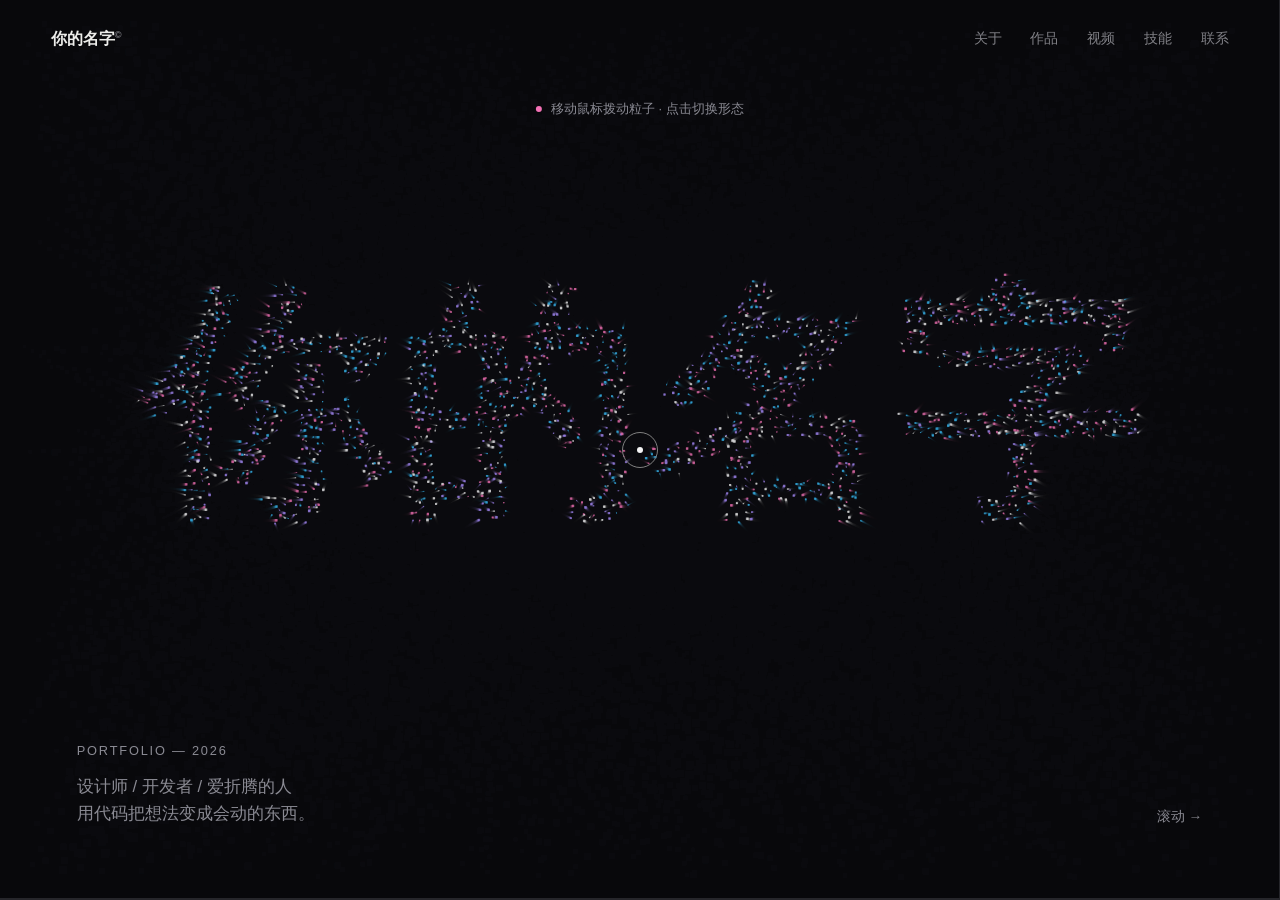
<file: index.html>
<!DOCTYPE html>
<html lang="zh-CN">
<head>
  <meta charset="UTF-8" />
  <meta name="viewport" content="width=device-width, initial-scale=1.0" />
  <title>你的名字 · Portfolio</title>
  <meta name="description" content="个人主页与作品集 · 动效版" />
  <link rel="stylesheet" href="style.css" />
</head>
<body>
  <!-- 自定义鼠标 -->
  <div class="cursor-dot" aria-hidden="true"></div>
  <div class="cursor-ring" aria-hidden="true"></div>

  <header class="nav">
    <a class="logo" href="#hero" data-goto>你的名字<sup>©</sup></a>
    <nav>
      <a href="#about" data-goto>关于</a>
      <a href="#works" data-goto>作品</a>
      <a href="#reel" data-goto>视频</a>
      <a href="#skills" data-goto>技能</a>
      <a href="#contact" data-goto>联系</a>
    </nav>
  </header>

  <div class="viewport">
    <main class="track">

      <!-- 1. 首屏：粒子 -->
      <section id="hero" class="panel hero">
        <canvas id="particles" aria-label="会随鼠标移动和点击变换形态的粒子动画"></canvas>
        <div class="hero-meta">
          <p class="eyebrow">Portfolio — 2026</p>
          <p class="tagline">设计师 / 开发者 / 爱折腾的人<br />用代码把想法变成会动的东西。</p>
        </div>
        <p class="hint"><span class="hint-dot"></span>移动鼠标拨动粒子 · 点击切换形态</p>
        <p class="scroll-hint">滚动 →</p>
      </section>

      <!-- 2. 关于 -->
      <section id="about" class="panel about">
        <p class="eyebrow">01 — 关于我</p>
        <h2 class="kinetic" data-text="把想法变成会动的东西"></h2>
        <p class="lead">
          在这里写一段自我介绍：你是谁、在做什么、对什么感兴趣。
          比如：我是一名热爱前端和动效设计的学生，喜欢做好看又好玩的交互，
          最近在用 AI 辅助编程（vibecoding）快速把点子变成产品。
        </p>
      </section>

      <!-- 3. 作品 -->
      <section id="works" class="panel works">
        <p class="eyebrow">02 — 作品集 <span class="muted">（悬停播放）</span></p>
        <div class="cards">
          <a class="card card-link" data-hover href="https://bjh-ai-app.cdn.bcebos.com/app_file/second_final/3077e070ccba2cd5981fe6abc1317f5c/index.html" target="_blank" rel="noopener">
            <div class="card-media"><img src="assets/works/huijing.jpg" alt="灰鲸号：灯塔与月光首演 游戏画面" loading="lazy" /></div>
            <div class="card-body"><h3>灰鲸号：灯塔与月光首演</h3><p>第一人称航海探索：在船上走动、瞭望、收集航海日志，跟着剧情点亮灯塔。</p><span class="tag">3D 探索 · 剧情</span><span class="open">去玩 ↗</span></div>
          </a>
          <a class="card card-link" data-hover href="https://bjh-ai-app.cdn.bcebos.com/app_file/second_final/43a68af08e98da9e9ae43eb43542eea4/index.html" target="_blank" rel="noopener">
            <div class="card-media"><img src="assets/works/xingji.jpg" alt="星际拾光 · 星区远征 游戏画面" loading="lazy" /></div>
            <div class="card-body"><h3>星际拾光 · 星区远征</h3><p>驾驶飞船穿越三个星区，冲刺破岩、连击拾星、选择升级，挑战无尽航行。</p><span class="tag">动作 · 街机</span><span class="open">去玩 ↗</span></div>
          </a>
          <a class="card card-link" data-hover href="merge-house/index.html" target="_blank" rel="noopener">
            <div class="card-media"><img src="assets/works/merge-house.jpg" alt="合成小屋 开始界面" loading="lazy" /></div>
            <div class="card-body"><h3>合成小屋</h3><p>拖动合成建材，从空地盖起 6 栋风格小屋，72 关步数挑战。</p><span class="tag">合成 · 休闲解谜</span><span class="open">去玩 ↗</span></div>
          </a>
        </div>
      </section>

      <!-- 4. 视频 -->
      <section id="reel" class="panel reel">
        <p class="eyebrow">03 — Showreel</p>
        <div class="stage" data-hover>
          <video id="reel-video" src="assets/showreel.mp4" poster="assets/showreel-poster.jpg" loop playsinline></video>
          <button class="play" aria-label="播放 / 暂停"><span class="icon"></span><span class="label">播放</span></button>
          <div class="timeline"><span></span></div>
        </div>
      </section>

      <!-- 5. 技能 -->
      <section id="skills" class="panel skills">
        <p class="eyebrow">04 — 技能 <span class="muted">（滚得越快，跑得越快）</span></p>
        <div class="marquee" data-dir="1"><div class="marquee-inner">HTML / CSS ✦ JavaScript ✦ React ✦ Canvas ✦ 动效设计 ✦ </div></div>
        <div class="marquee outline" data-dir="-1"><div class="marquee-inner">Python ✦ UI 设计 ✦ Figma ✦ AI 辅助开发 ✦ Vibecoding ✦ </div></div>
      </section>

      <!-- 6. 联系 -->
      <section id="contact" class="panel contact">
        <p class="eyebrow">05 — 联系我</p>
        <h2 class="big">一起做点<br /><em>好玩的东西</em>？</h2>
        <div class="contact-links">
          <a class="magnet" href="mailto:you@example.com" data-hover><span>✉ 邮箱</span></a>
          <a class="magnet" href="https://github.com/" target="_blank" rel="noopener" data-hover><span>GitHub ↗</span></a>
        </div>
        <footer class="footer">© <span id="year"></span> 你的名字 · Made with vibecoding</footer>
      </section>

    </main>
  </div>

  <div class="progress" aria-hidden="true"><span></span></div>
  <div class="rotate-tip">📱 横屏浏览体验更佳</div>

  <script src="script.js"></script>
</body>
</html>
</file>
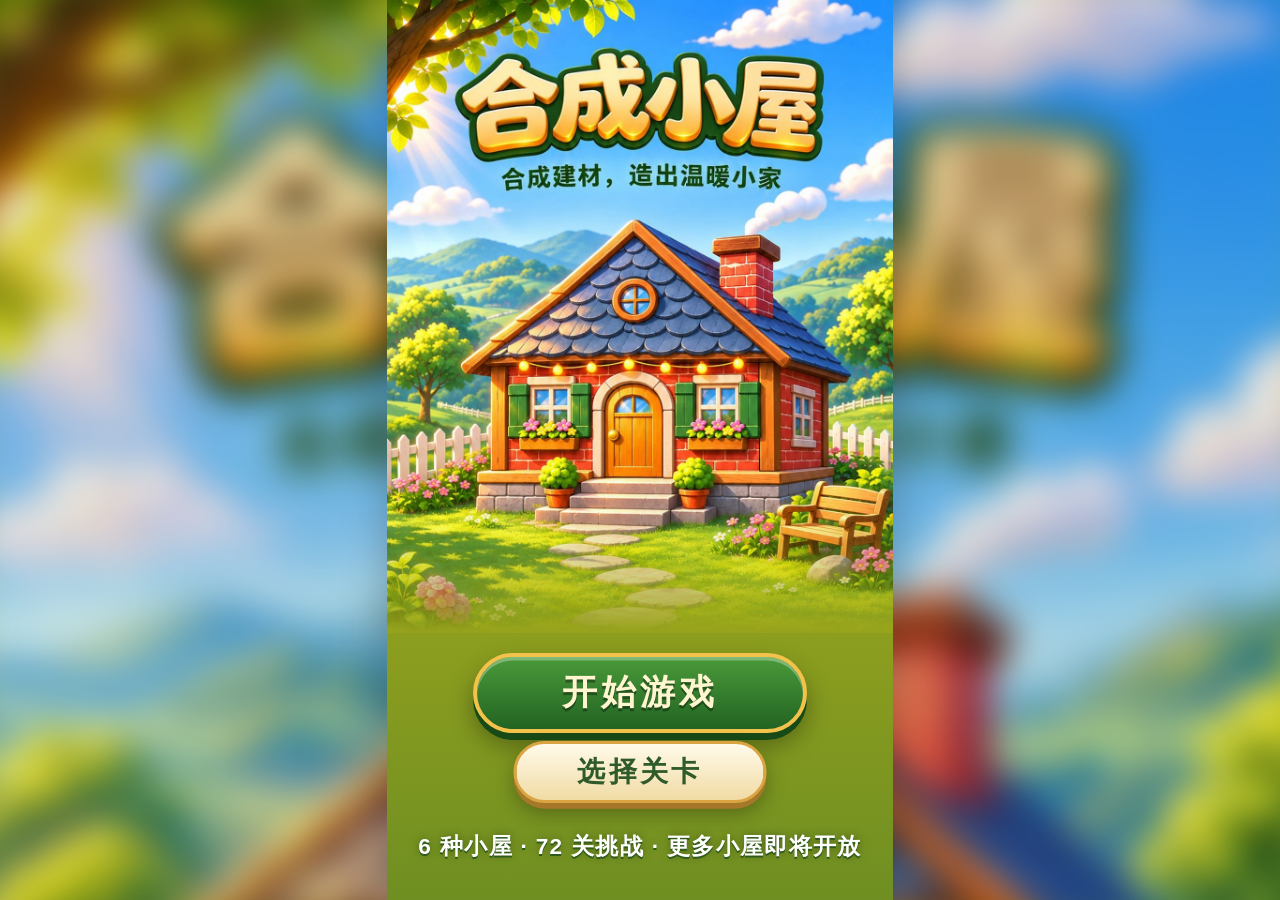
<file: merge-house/index.html>
<!doctype html><html lang="zh-CN"><head><meta charset="utf-8"><meta name="viewport" content="width=device-width,initial-scale=1,maximum-scale=1,user-scalable=no,viewport-fit=cover"><meta name="theme-color" content="#3b5a6e"><title>合成小屋</title>
<link rel="icon" type="image/png" href="assets/icon.png"><link rel="apple-touch-icon" href="assets/icon.png"><link rel="stylesheet" href="css/style.css"></head><body>
<svg width="0" height="0" style="position:absolute" aria-hidden="true"><defs>
<linearGradient id="wv" x2=".7" y2="1"><stop stop-color="#e8b878"/><stop offset="1" stop-color="#a86a35"/></linearGradient>
<linearGradient id="wd" x2=".7" y2="1"><stop stop-color="#efc285"/><stop offset="1" stop-color="#b0723a"/></linearGradient>
<linearGradient id="wdD" x2=".7" y2="1"><stop stop-color="#b98450"/><stop offset="1" stop-color="#6e4524"/></linearGradient>
<linearGradient id="gd" x2=".6" y2="1"><stop stop-color="#fff0b8"/><stop offset="1" stop-color="#d4952a"/></linearGradient>
<linearGradient id="mt" x2=".6" y2="1"><stop stop-color="#c9d0d6"/><stop offset="1" stop-color="#6c747c"/></linearGradient>
<linearGradient id="st" x2=".6" y2="1"><stop stop-color="#f1f3f5"/><stop offset="1" stop-color="#a3abb4"/></linearGradient>
<linearGradient id="stD" x2=".6" y2="1"><stop stop-color="#b9c0c7"/><stop offset="1" stop-color="#737c86"/></linearGradient>
<linearGradient id="stH"><stop stop-color="#b9c0c7"/><stop offset=".35" stop-color="#f5f7f8"/><stop offset="1" stop-color="#8d959e"/></linearGradient>
<linearGradient id="br" x2=".6" y2="1"><stop stop-color="#f08a66"/><stop offset="1" stop-color="#b2442c"/></linearGradient>
<linearGradient id="cl" x2=".6" y2="1"><stop stop-color="#d3a273"/><stop offset="1" stop-color="#8a5a35"/></linearGradient>
<linearGradient id="tc" x2=".6" y2="1"><stop stop-color="#f0a274"/><stop offset="1" stop-color="#b8603a"/></linearGradient>
<linearGradient id="sd" x2=".6" y2="1"><stop stop-color="#fbeec0"/><stop offset="1" stop-color="#d9b065"/></linearGradient>
<linearGradient id="gl" x2=".7" y2="1"><stop stop-color="#f4fcff"/><stop offset=".5" stop-color="#c4e8f3"/><stop offset="1" stop-color="#86c3d8"/></linearGradient>
<linearGradient id="tl" x2=".6" y2="1"><stop stop-color="#93adc2"/><stop offset="1" stop-color="#46607a"/></linearGradient>
<linearGradient id="lf" x2=".6" y2="1"><stop stop-color="#b6e07a"/><stop offset="1" stop-color="#4f8a32"/></linearGradient>
<linearGradient id="grass" x2="0" y2="1"><stop stop-color="#8ccb63"/><stop offset="1" stop-color="#5f9a42"/></linearGradient>
<linearGradient id="sky" x2="0" y2="1"><stop stop-color="#7ec3ea"/><stop offset=".7" stop-color="#cfeaf5"/><stop offset="1" stop-color="#f4f1dc"/></linearGradient>
<linearGradient id="skyN" x2="0" y2="1"><stop stop-color="#141f3d"/><stop offset="1" stop-color="#4b4f82"/></linearGradient>
<radialGradient id="rb"><stop offset=".5" stop-color="#fff6b0"/><stop offset=".7" stop-color="#ffb3d9"/><stop offset=".85" stop-color="#9ad0ff"/><stop offset="1" stop-color="#9ad0ff" stop-opacity="0"/></radialGradient>
<radialGradient id="glow"><stop stop-color="#ffe9a0" stop-opacity=".9"/><stop offset="1" stop-color="#ffe9a0" stop-opacity="0"/></radialGradient>
<pattern id="pBrk" width="16" height="8" patternUnits="userSpaceOnUse"><path d="M0 .5H16M0 4.5H16M4 .5V4.5M12 4.5V8.5" stroke="#fff" stroke-opacity=".45" stroke-width="1"/><path d="M1 2H3M13 6H15" stroke="#fff" stroke-opacity=".25"/></pattern>
<pattern id="pTile" width="10" height="7" patternUnits="userSpaceOnUse"><path d="M0 7Q5 0 10 7" stroke="#1d2a36" stroke-opacity=".45" fill="none" stroke-width="1"/><path d="M2 5Q5 2 8 5" stroke="#fff" stroke-opacity=".25" fill="none"/></pattern>
<pattern id="pStn" width="24" height="9" patternUnits="userSpaceOnUse"><path d="M0 .5H24M0 4.5H24M8 .5V4.5M20 4.5V9" stroke="#4a4f55" stroke-opacity=".55"/></pattern>
<linearGradient id="bm" x2=".6" y2="1"><stop stop-color="#d9ef8a"/><stop offset="1" stop-color="#6f9a3a"/></linearGradient>
<linearGradient id="bmH"><stop stop-color="#7fa83e"/><stop offset=".4" stop-color="#d9ef9a"/><stop offset="1" stop-color="#6a9434"/></linearGradient>
<linearGradient id="rp" x2=".6" y2="1"><stop stop-color="#f0d89a"/><stop offset="1" stop-color="#b8904a"/></linearGradient>
<linearGradient id="th" x2=".4" y2="1"><stop stop-color="#f2d58a"/><stop offset="1" stop-color="#c49448"/></linearGradient>
<linearGradient id="sh" x2=".6" y2="1"><stop stop-color="#ffe6ea"/><stop offset="1" stop-color="#f2a2b4"/></linearGradient>
<linearGradient id="sh2" x2=".6" y2="1"><stop stop-color="#ffe9d2"/><stop offset="1" stop-color="#f4a77a"/></linearGradient>
<radialGradient id="pl" cx=".35" cy=".35"><stop stop-color="#fff"/><stop offset=".6" stop-color="#f4eef6"/><stop offset="1" stop-color="#c9bcd6"/></radialGradient>
<linearGradient id="hm" x2="0" y2="1"><stop stop-color="#ff9a6a"/><stop offset=".5" stop-color="#ffd27a"/><stop offset="1" stop-color="#5ab4d6"/></linearGradient>
<linearGradient id="ic" x2=".6" y2="1"><stop stop-color="#f2fbff"/><stop offset="1" stop-color="#8fd0ee"/></linearGradient>
<radialGradient id="snw" cx=".35" cy=".3"><stop stop-color="#fff"/><stop offset="1" stop-color="#cfe0f0"/></radialGradient>
<radialGradient id="wo" cx=".4" cy=".35"><stop stop-color="#fff"/><stop offset="1" stop-color="#e6dccb"/></radialGradient>
<radialGradient id="yr" cx=".35" cy=".35"><stop stop-color="#ff8a7a"/><stop offset="1" stop-color="#b8343a"/></radialGradient>
<linearGradient id="pc" x2=".6" y2="1"><stop stop-color="#c88a52"/><stop offset="1" stop-color="#6e4224"/></linearGradient>
<linearGradient id="pb" x2=".6" y2="1"><stop stop-color="#a0603a"/><stop offset="1" stop-color="#5a2e18"/></linearGradient>
<linearGradient id="pt" x2=".5" y2="1"><stop stop-color="#5fb06a"/><stop offset="1" stop-color="#2f6a3e"/></linearGradient>
<linearGradient id="mb" x2=".6" y2="1"><stop stop-color="#ffffff"/><stop offset="1" stop-color="#d6dae2"/></linearGradient>
<linearGradient id="mbH"><stop stop-color="#d6dae2"/><stop offset=".4" stop-color="#ffffff"/><stop offset="1" stop-color="#bfc5ce"/></linearGradient>
<linearGradient id="fe" x2=".6" y2="1"><stop stop-color="#8a8f96"/><stop offset="1" stop-color="#4a4f56"/></linearGradient>
<linearGradient id="cr" x2=".8" y2="1"><stop stop-color="#e9dcff"/><stop offset=".5" stop-color="#b48aff"/><stop offset="1" stop-color="#6a4ac4"/></linearGradient>
<linearGradient id="gm" x2=".6" y2="1"><stop stop-color="#ff9aa8"/><stop offset="1" stop-color="#c4243a"/></linearGradient>
<pattern id="pThatch" width="6" height="8" patternUnits="userSpaceOnUse"><path d="M1 0V8M4 2V8" stroke="#a07a3a" stroke-opacity=".5"/></pattern>
<pattern id="pWeave" width="8" height="8" patternUnits="userSpaceOnUse"><path d="M0 2H4M4 6H8M2 0V4M6 4V8" stroke="#a88a4a" stroke-opacity=".55"/></pattern>
<pattern id="pIce" width="20" height="9" patternUnits="userSpaceOnUse"><path d="M0 .5H20M0 4.5H20M6 .5V4.5M16 4.5V9" stroke="#fff" stroke-opacity=".9"/></pattern>
<pattern id="pPlaid" width="12" height="12" patternUnits="userSpaceOnUse"><path d="M0 3H12M0 9H12M3 0V12M9 0V12" stroke="#e8c06a" stroke-opacity=".6" stroke-width="1.4"/></pattern>
<linearGradient id="ca" x2=".6" y2="1"><stop stop-color="#9ad86a"/><stop offset="1" stop-color="#3f8a3a"/></linearGradient>
<radialGradient id="cc" cx=".35" cy=".3"><stop stop-color="#c08a52"/><stop offset="1" stop-color="#6a4020"/></radialGradient>
<linearGradient id="ok" x2=".6" y2="1"><stop stop-color="#c88f58"/><stop offset="1" stop-color="#7a4a24"/></linearGradient>
<radialGradient id="ms" cx=".4" cy=".3"><stop stop-color="#ff7a6a"/><stop offset="1" stop-color="#c4282a"/></radialGradient>
<linearGradient id="fs" x2=".7" y2="1"><stop stop-color="#e8fff0"/><stop offset=".5" stop-color="#8ef0c8"/><stop offset="1" stop-color="#3fb08a"/></linearGradient>
</defs></svg>
<main id="app">
<header><button id="home-btn" class="nb" aria-label="回到首页"><b>⌂</b>首页</button><button id="back" class="nb" aria-label="返回选关"><b>‹</b>选关</button><div class="lv" id="lvl"></div><span class="sp"></span><span class="chip" id="coins"></span><button id="settings" aria-label="设置">⚙</button></header>
<section id="top"><div id="housebox"></div><div id="goalbox"><div class="goaltitle"><span id="lvname"></span><small id="tri"></small></div><div id="goals"></div></div></section>
<div id="ctrl"><div id="steps"></div><div id="tools"></div></div>
<div id="boardwrap"><div id="board" aria-label="合成棋盘"></div></div>
<div id="selbar"></div>
</main>
<section id="start" aria-label="开始界面"><div class="st-bg"></div><div class="st-box"><img class="st-art" src="assets/cover-top.jpg" alt="合成小屋：合成建材，造出温暖小家" draggable="false"><button type="button" class="st-btn st-play" id="st-play">开始游戏<small id="st-play-sub"></small></button><button type="button" class="st-btn st-levels" id="st-levels">选择关卡</button><div class="st-stats" id="st-stats"></div></div></section>
<section id="home" class="screen" hidden></section>
<section id="levels" class="screen" hidden></section>
<div id="toast" role="status" aria-live="polite"></div>
<div id="modal" class="modal" hidden><div class="dialog" role="dialog" aria-modal="true"><div id="dialog-body"></div></div></div>
<div id="safe-fill" aria-hidden="true"></div><div id="ghost"></div><div id="hand">👆</div>
<script src="js/data.js"></script>
<script src="js/engine.js"></script>
<script src="js/art.js"></script>
<script src="js/ui.js"></script>
</body></html>
</file>
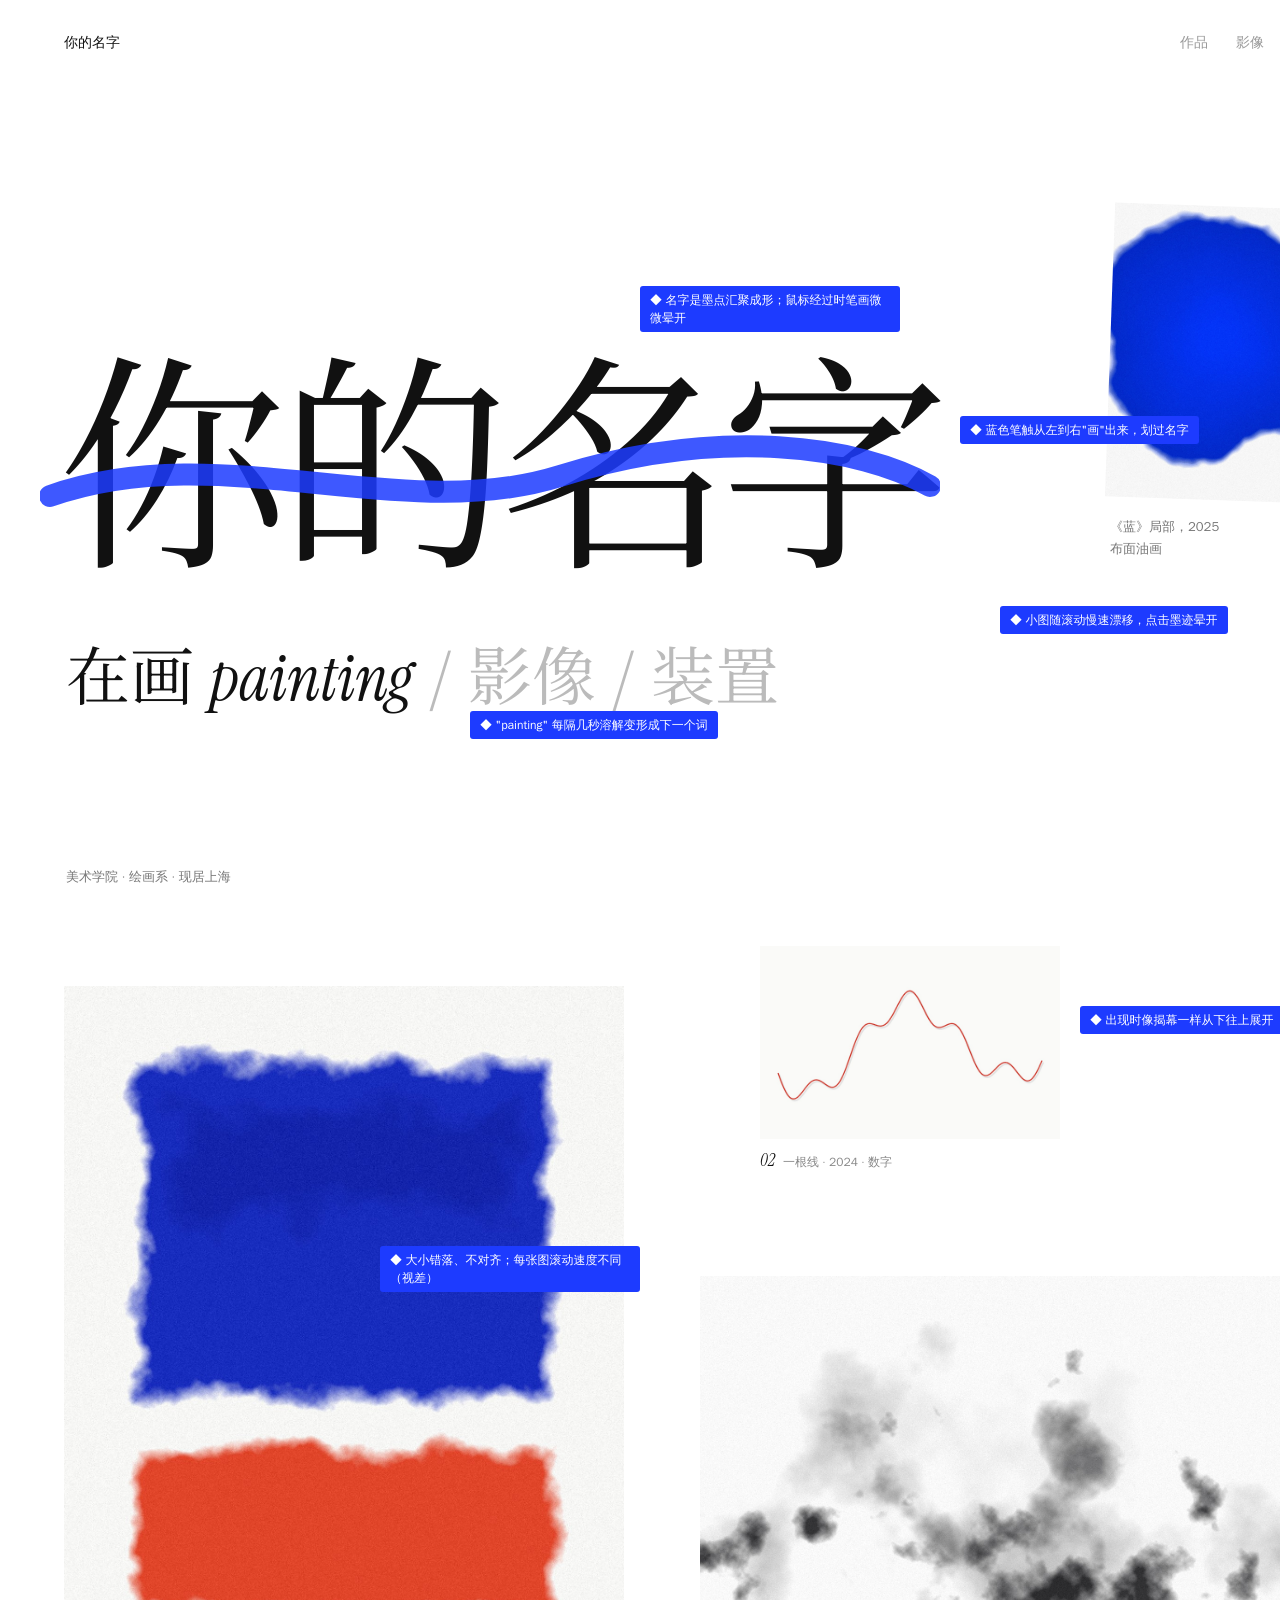
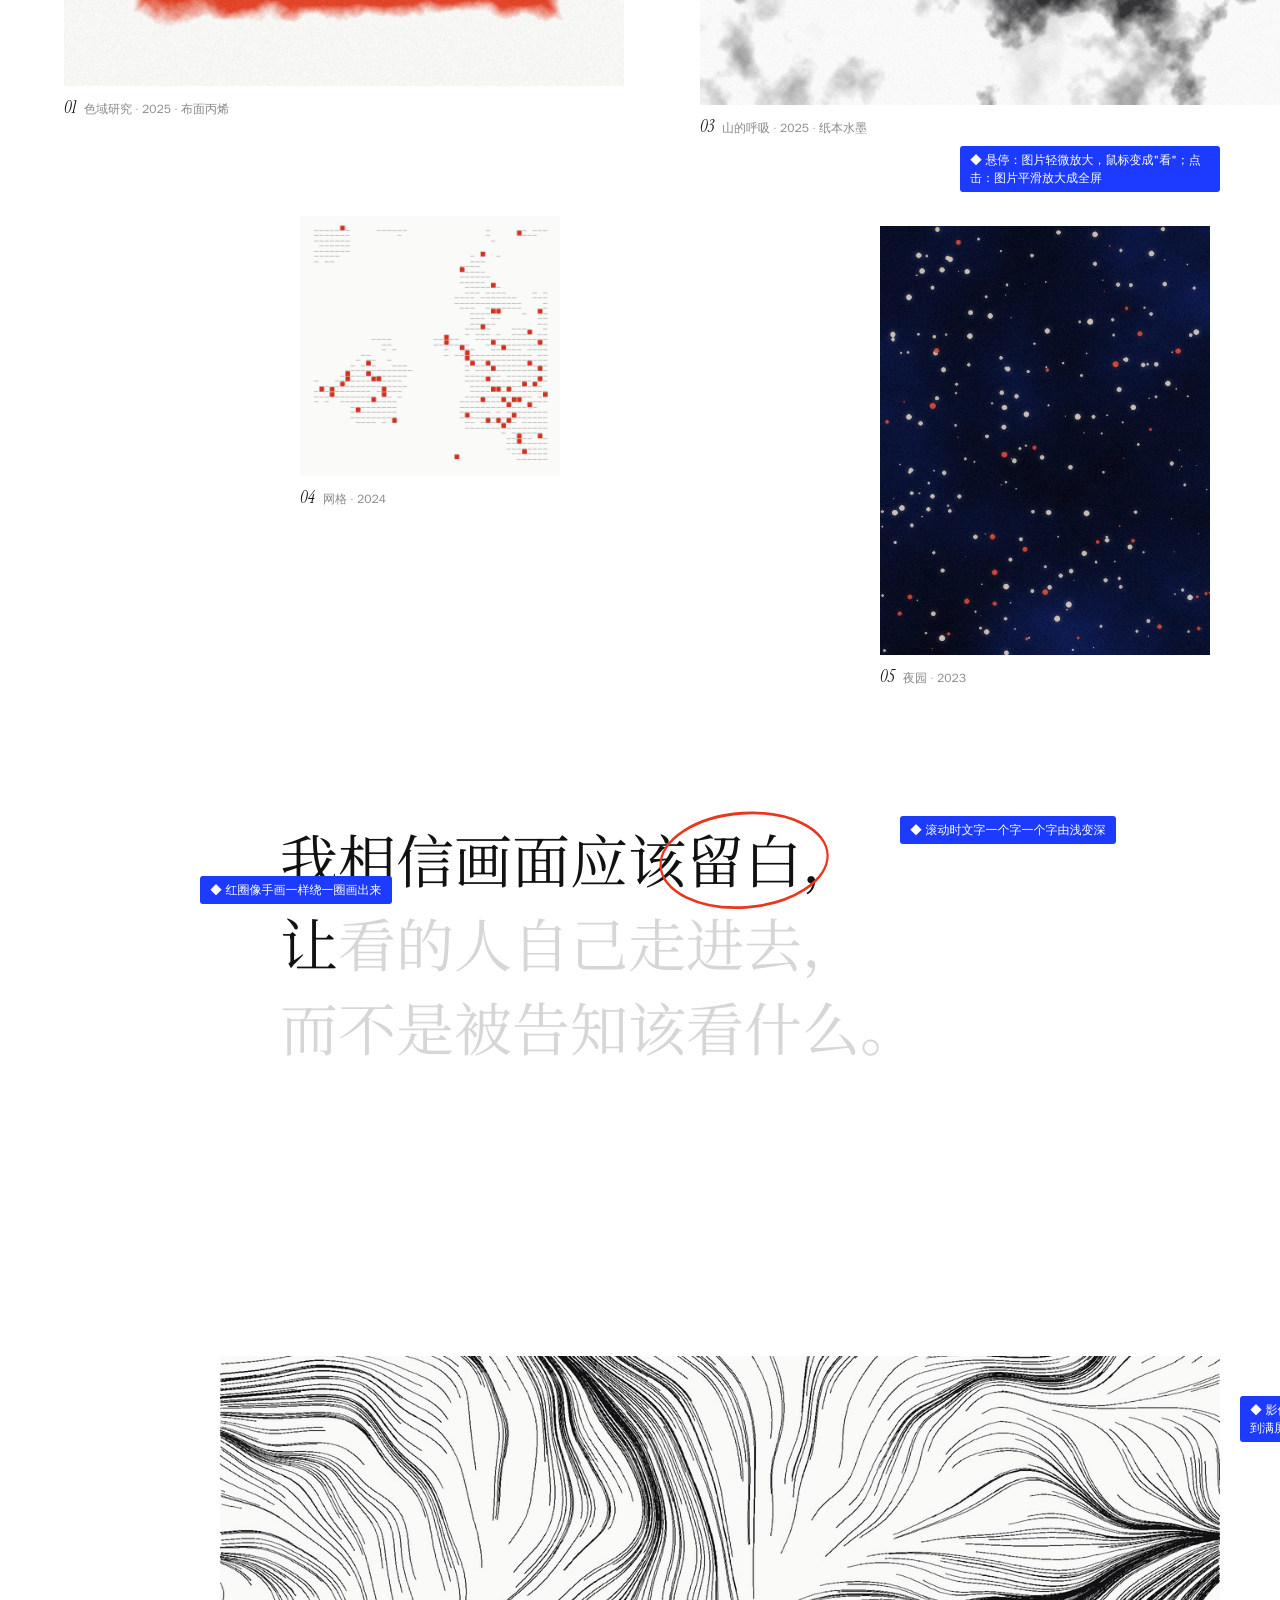
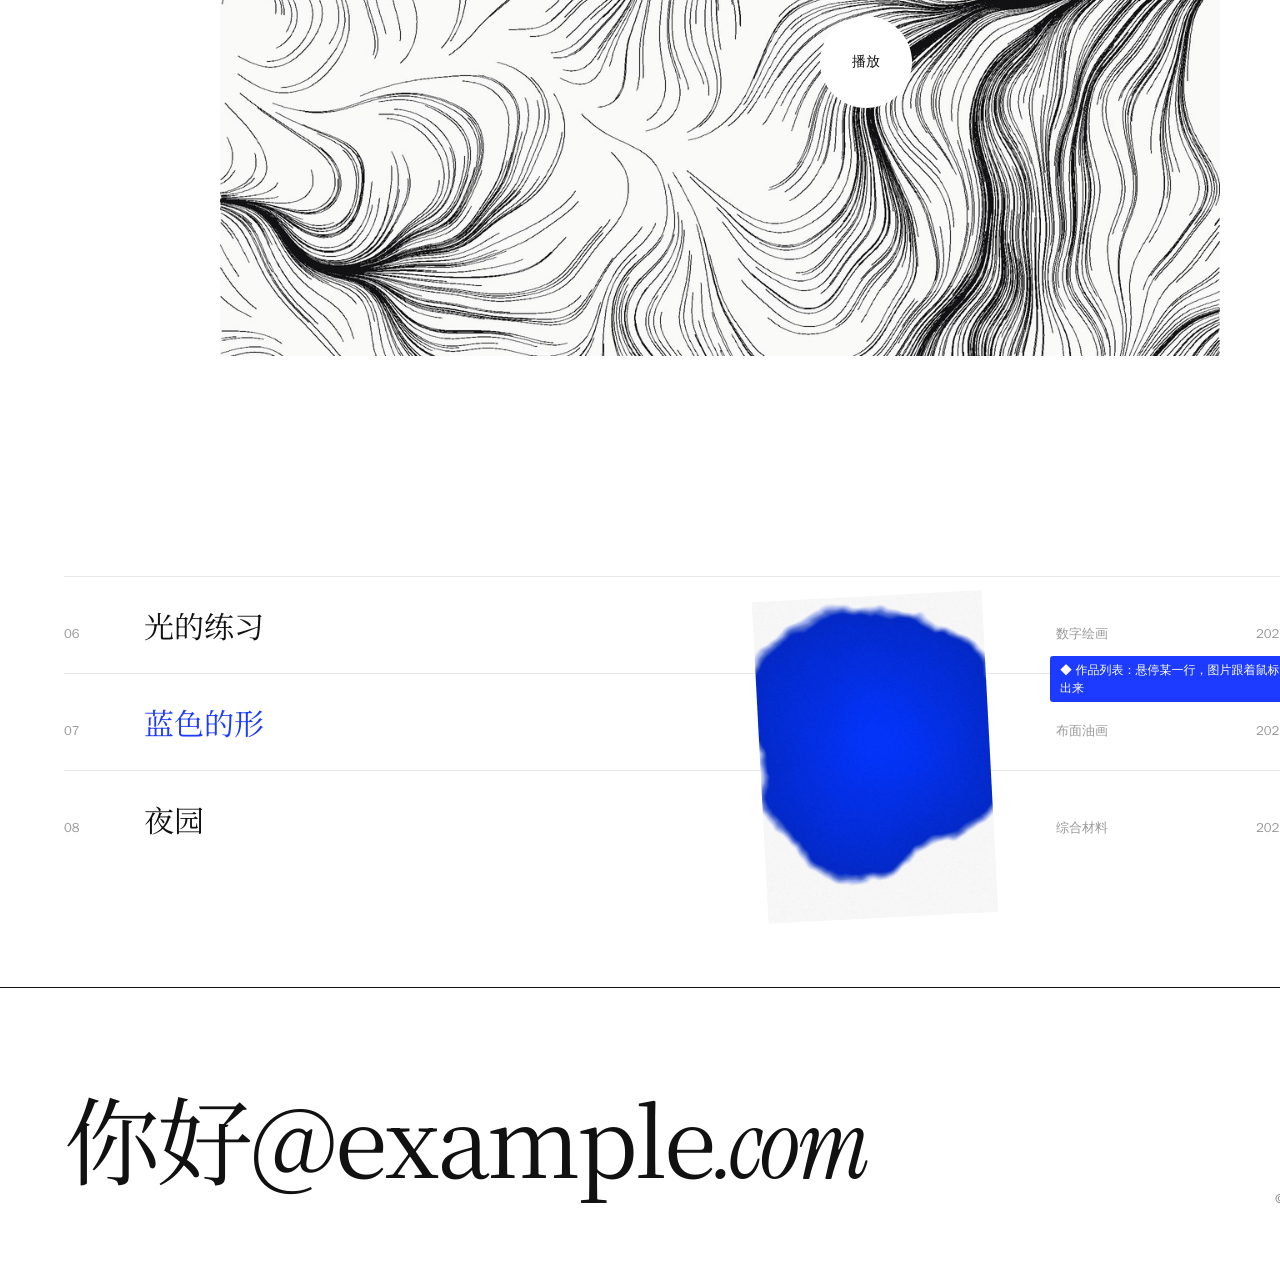
<file: preview/index.html>
<!DOCTYPE html><html lang="zh-CN"><head><meta charset="UTF-8"><link rel="stylesheet" href="../assets/fonts/fonts.css">
<style>
*{margin:0;padding:0;box-sizing:border-box}
body{width:1440px;background:#fff;color:#111;font-family:"Noto Serif SC",serif}
.sans{font-family:"Inter","WenQuanYi Zen Hei",sans-serif}
.en{font-family:"Instrument Serif",serif;font-style:italic}
section{position:relative}
.note{position:absolute;z-index:9;font:12px "WenQuanYi Zen Hei",sans-serif;color:#fff;background:#1d3bff;padding:5px 10px;border-radius:3px;max-width:260px;line-height:1.5}
.note::before{content:"◆ ";}
nav{display:flex;justify-content:space-between;padding:34px 64px;font-size:14px}
nav span{color:#999;margin-left:28px}
.hero{height:860px}
.hero h1{position:absolute;left:58px;top:250px;font-size:230px;font-weight:400;letter-spacing:-.04em;line-height:1}
.hero .stroke{position:absolute;left:40px;top:330px;width:900px}
.hero .role{position:absolute;left:66px;top:540px;font-size:64px}
.hero .role b{font-weight:400;color:#bbb}
.hero img{position:absolute;right:120px;top:120px;width:210px;transform:rotate(2deg)}
.hero .small{position:absolute;right:120px;top:430px;width:210px;font-size:13px;color:#777;line-height:1.7}
.hero .meta{position:absolute;left:66px;bottom:60px;font-size:13px;color:#777}
.works{height:1350px}
.w{position:absolute}.w img{width:100%;display:block}.w p{font-size:12px;color:#888;margin-top:10px;font-family:"WenQuanYi Zen Hei",sans-serif}
.w p i{font-family:"Instrument Serif";font-size:17px;color:#111;margin-right:8px}
.statement{height:620px;padding:120px 64px 0 280px;font-size:58px;line-height:1.45}
.statement .dim{color:#d6d6d6}
.statement .circ{position:relative;display:inline-block}
.statement .circ svg{position:absolute;left:-30px;top:-14px;width:calc(100% + 60px);height:calc(100% + 28px)}
.film{height:820px}
.film img{position:absolute;left:220px;top:40px;width:1000px;height:600px;object-fit:cover}
.film .cur{position:absolute;left:820px;top:300px;width:92px;height:92px;border-radius:50%;background:#fff;display:grid;place-items:center;font-size:14px}
.index{padding:40px 64px 120px;position:relative}
.row{display:grid;grid-template-columns:80px 1fr 200px 120px;padding:26px 0;border-top:1px solid #e8e8e8;font-size:30px;align-items:baseline}
.row span{font-size:13px;color:#999;font-family:"WenQuanYi Zen Hei",sans-serif}
.row.on{color:#1d3bff}
.index img{position:absolute;left:760px;top:60px;width:230px;transform:rotate(-3deg)}
footer{padding:80px 64px 60px;display:flex;justify-content:space-between;align-items:end;border-top:1px solid #111}
footer .mail{font-size:96px;letter-spacing:-.03em}
</style></head><body>
<nav class="sans"><b>你的名字</b><div><span>作品</span><span>影像</span><span>关于</span><span>联系</span></div></nav>

<section class="hero">
  <h1>你的名字</h1>
  <svg class="stroke" viewBox="0 0 900 120"><path d="M10 80 C 180 20, 360 110, 520 60 S 820 30, 890 70" fill="none" stroke="#1d3bff" stroke-width="22" stroke-linecap="round" opacity=".85"/></svg>
  <div class="role">在画 <span class="en">painting</span> <b>/ 影像 / 装置</b></div>
  <img src="../assets/works/04-blue.jpg"><p class="small sans">《蓝》局部，2025<br>布面油画</p>
  <p class="meta sans">美术学院 · 绘画系 · 现居上海</p>
  <div class="note" style="left:640px;top:200px">名字是墨点汇聚成形；鼠标经过时笔画微微晕开</div>
  <div class="note" style="left:960px;top:330px">蓝色笔触从左到右"画"出来，划过名字</div>
  <div class="note" style="left:470px;top:625px">"painting" 每隔几秒溶解变形成下一个词</div>
  <div class="note" style="left:1000px;top:520px">小图随滚动慢速漂移，点击墨迹晕开</div>
</section>

<section class="works">
  <div class="w" style="left:64px;top:40px;width:560px"><img src="../assets/works/01-field.jpg"><p><i>01</i>色域研究 · 2025 · 布面丙烯</p></div>
  <div class="w" style="left:760px;top:0;width:300px"><img src="../assets/works/07-thread.jpg"><p><i>02</i>一根线 · 2024 · 数字</p></div>
  <div class="w" style="left:700px;top:330px;width:660px"><img src="../assets/works/02-ink.jpg"><p><i>03</i>山的呼吸 · 2025 · 纸本水墨</p></div>
  <div class="w" style="left:300px;top:870px;width:260px"><img src="../assets/works/06-grid.jpg"><p><i>04</i>网格 · 2024</p></div>
  <div class="w" style="left:880px;top:880px;width:330px"><img src="../assets/works/08-night.jpg"><p><i>05</i>夜园 · 2023</p></div>
  <div class="note" style="left:380px;top:300px">大小错落、不对齐；每张图滚动速度不同（视差）</div>
  <div class="note" style="left:1080px;top:60px">出现时像揭幕一样从下往上展开</div>
  <div class="note" style="left:960px;top:800px">悬停：图片轻微放大，鼠标变成"看"；点击：图片平滑放大成全屏</div>
</section>

<section class="statement">我相信画面应该<span class="circ">留白<svg viewBox="0 0 200 100" preserveAspectRatio="none"><ellipse cx="100" cy="52" rx="95" ry="42" fill="none" stroke="#e8361f" stroke-width="2.5" transform="rotate(-3 100 50)"/></svg></span>，<br>让<span class="dim">看的人自己走进去，<br>而不是被告知该看什么。</span>
  <div class="note" style="left:900px;top:120px">滚动时文字一个字一个字由浅变深</div>
  <div class="note" style="left:200px;top:180px">红圈像手画一样绕一圈画出来</div>
</section>

<section class="film">
  <img src="../assets/works/03-lines.jpg"><div class="cur sans">播放</div>
  <div class="note" style="left:1240px;top:80px">影像：滚动时从小窗慢慢放大到满屏；鼠标变成播放键</div>
</section>

<section class="index"><div class="row"><span>06</span>光的练习<span>数字绘画</span><span>2025</span></div>
<div class="row on"><span>07</span>蓝色的形<span>布面油画</span><span>2025</span></div>
<div class="row"><span>08</span>夜园<span>综合材料</span><span>2023</span></div>
<img src="../assets/works/04-blue.jpg">
<div class="note" style="left:1050px;top:120px">作品列表：悬停某一行，图片跟着鼠标浮出来</div></section>

<footer><div class="mail">你好@example<span class="en">.com</span></div><p class="sans" style="font-size:13px;color:#888">© 2026 你的名字</p></footer>
</body></html>
</file>
<file: style.css>
:root {
  --bg: #0b0b0d;
  --fg: #f4f4f5;
  --muted: #8a8a93;
  --line: #26262b;
  --violet: #a78bfa;
  --pink: #f472b6;
  --sky: #38bdf8;
  --font: "Inter", -apple-system, BlinkMacSystemFont, "PingFang SC", "Microsoft YaHei", "Noto Sans SC", sans-serif;
}

* { box-sizing: border-box; margin: 0; padding: 0; }

html, body { height: 100%; overflow: hidden; }

body {
  font-family: var(--font);
  background: var(--bg);
  color: var(--fg);
  line-height: 1.6;
  -webkit-font-smoothing: antialiased;
}

@media (pointer: fine) {
  body, a, button { cursor: none; }
}

a { color: inherit; text-decoration: none; }
button { font: inherit; color: inherit; background: none; border: 0; }

/* ---------- 鼠标 ---------- */
.cursor-dot, .cursor-ring {
  position: fixed; top: 0; left: 0; z-index: 100; pointer-events: none;
  border-radius: 50%; transform: translate(-50%, -50%);
}
.cursor-dot { width: 6px; height: 6px; background: var(--fg); }
.cursor-ring {
  width: 36px; height: 36px; border: 1px solid rgba(255,255,255,.5);
  transition: width .25s, height .25s, background .25s, border-color .25s;
  mix-blend-mode: difference;
}
body.hovering .cursor-ring { width: 72px; height: 72px; background: #fff; border-color: #fff; }
body.pressing .cursor-ring { width: 24px; height: 24px; }
@media (pointer: coarse) { .cursor-dot, .cursor-ring { display: none; } }

.ripple {
  position: fixed; z-index: 99; pointer-events: none;
  width: 10px; height: 10px; border-radius: 50%;
  border: 1px solid var(--violet);
  transform: translate(-50%, -50%);
  animation: ripple .7s ease-out forwards;
}
@keyframes ripple { to { width: 160px; height: 160px; opacity: 0; } }

/* ---------- 导航 ---------- */
.nav {
  position: fixed; inset: 0 0 auto 0; z-index: 50;
  display: flex; justify-content: space-between; align-items: center;
  padding: 1.6rem 4vw; mix-blend-mode: difference;
}
.logo { font-weight: 700; letter-spacing: -.01em; }
.logo sup { font-size: .6em; color: var(--muted); }
.nav nav { display: flex; gap: 1.8rem; font-size: .9rem; }
.nav nav a { color: var(--muted); transition: color .2s; position: relative; }
.nav nav a.active, .nav nav a:hover { color: var(--fg); }
.nav nav a.active::after {
  content: ""; position: absolute; left: 50%; bottom: -8px; width: 4px; height: 4px;
  border-radius: 50%; background: var(--fg); transform: translateX(-50%);
}

/* ---------- 横向轨道 ---------- */
.viewport { position: fixed; inset: 0; overflow: hidden; }
.track { display: flex; height: 100%; width: max-content; will-change: transform; }
.panel {
  position: relative; flex: 0 0 100vw; height: 100vh;
  padding: 7rem 6vw 5rem; display: flex; flex-direction: column; justify-content: center;
  border-right: 1px solid var(--line);
}
.eyebrow { font-size: .8rem; letter-spacing: .14em; text-transform: uppercase; color: var(--muted); margin-bottom: 2rem; }
.muted { color: #55555c; text-transform: none; letter-spacing: 0; }

.progress { position: fixed; left: 0; right: 0; bottom: 0; height: 2px; background: var(--line); z-index: 50; }
.progress span { display: block; height: 100%; width: 0; background: linear-gradient(90deg, var(--violet), var(--pink), var(--sky)); }

/* ---------- 1. 首屏 ---------- */
.hero { padding: 0; }
#particles { position: absolute; inset: 0; width: 100%; height: 100%; }
.hero-meta { position: absolute; left: 6vw; bottom: 4.5rem; pointer-events: none; }
.hero-meta .eyebrow { margin-bottom: .8rem; }
.tagline { color: var(--muted); font-size: 1.05rem; }
.hint {
  position: absolute; left: 50%; top: 6.2rem; transform: translateX(-50%);
  font-size: .8rem; color: var(--muted); display: flex; align-items: center; gap: .6rem;
  pointer-events: none; white-space: nowrap;
}
.hint-dot { width: 6px; height: 6px; border-radius: 50%; background: var(--pink); animation: pulse 1.6s infinite; }
@keyframes pulse { 50% { opacity: .2; transform: scale(1.8); } }
.scroll-hint {
  position: absolute; right: 6vw; bottom: 4.5rem; font-size: .85rem; color: var(--muted);
  animation: nudge 1.8s ease-in-out infinite; pointer-events: none;
}
@keyframes nudge { 50% { transform: translateX(10px); } }

/* ---------- 2. 关于 ---------- */
.kinetic {
  font-size: clamp(2.6rem, 7vw, 6.5rem); line-height: 1.1; font-weight: 800;
  letter-spacing: -.02em; max-width: 80vw; margin-bottom: 2.5rem;
}
.kinetic span { display: inline-block; transform-origin: 50% 80%; will-change: transform; }
.lead { max-width: 640px; color: var(--muted); font-size: 1.1rem; }

/* ---------- 3. 作品 ---------- */
.works { flex-basis: 140vw; }
.cards { display: flex; gap: 3vw; perspective: 1200px; }
.card {
  flex: 1; min-width: 0; border-radius: 20px; overflow: hidden;
  background: #141417; border: 1px solid var(--line);
  transform-style: preserve-3d; transition: transform .15s ease-out, border-color .3s;
}
.card:hover { border-color: #3f3f46; }
.card-media { aspect-ratio: 16 / 10; overflow: hidden; }
.card-media video { width: 100%; height: 100%; object-fit: cover; display: block; transform: scale(1.05); transition: transform .6s; }
.card:hover .card-media video { transform: scale(1); }
.card-link { display: block; color: inherit; text-decoration: none; }
.card-media img { width: 100%; height: 100%; object-fit: cover; display: block; transform: scale(1.05); transition: transform .6s; }
.card:hover .card-media img { transform: scale(1); }
.card-body .open { float: right; font-size: .85rem; color: var(--muted); transition: color .3s; }
.card:hover .card-body .open { color: inherit; }
.card-body { padding: 1.3rem 1.5rem 1.6rem; transform: translateZ(30px); }
.card-body h3 { font-size: 1.3rem; margin-bottom: .3rem; }
.card-body p { color: var(--muted); font-size: .95rem; margin-bottom: .8rem; }
.tag { font-size: .75rem; color: var(--violet); letter-spacing: .04em; }

/* ---------- 4. 视频 ---------- */
.stage {
  position: relative; width: min(100%, calc((100vh - 15rem) * 16 / 9)); aspect-ratio: 16 / 9;
  margin: 0 auto; border-radius: 24px; overflow: hidden; background: #000;
}
.stage video { width: 100%; height: 100%; object-fit: cover; display: block; }
.play {
  position: absolute; left: 50%; top: 50%; width: 120px; height: 120px; margin: -60px 0 0 -60px;
  border-radius: 50%; background: rgba(255,255,255,.92); color: #000;
  display: grid; place-items: center; pointer-events: none;
  transition: width .3s, height .3s, margin .3s, background .3s;
}
.play .label { position: absolute; bottom: 24px; font-size: .7rem; font-weight: 600; letter-spacing: .1em; }
.play .icon {
  width: 0; height: 0; margin-left: 6px; margin-top: -10px;
  border-style: solid; border-width: 14px 0 14px 24px; border-color: transparent transparent transparent #000;
  transition: all .25s;
}
.stage.playing .play { width: 76px; height: 76px; margin: -38px 0 0 -38px; background: rgba(255,255,255,.18); color: #fff; }
.stage.playing .play .label { display: none; }
.stage.playing .play .icon {
  width: 18px; height: 22px; margin: 0; border: 0;
  border-left: 6px solid #fff; border-right: 6px solid #fff;
}
.stage.playing:not(:hover) .play { opacity: 0; }
.timeline { position: absolute; left: 0; right: 0; bottom: 0; height: 4px; background: rgba(255,255,255,.15); }
.timeline span { display: block; height: 100%; width: 0; background: #fff; }

/* ---------- 5. 技能 ---------- */
.skills { flex-basis: 120vw; overflow: hidden; }
.marquee { white-space: nowrap; font-size: clamp(3rem, 10vw, 9rem); font-weight: 800; line-height: 1.15; letter-spacing: -.02em; }
.marquee-inner { display: inline-block; will-change: transform; }
.marquee.outline { color: transparent; -webkit-text-stroke: 1.5px var(--violet); }

/* ---------- 6. 联系 ---------- */
.big { font-size: clamp(3rem, 8vw, 7.5rem); line-height: 1.05; font-weight: 800; letter-spacing: -.03em; margin-bottom: 3rem; }
.big em {
  font-style: normal;
  background: linear-gradient(90deg, var(--violet), var(--pink), var(--sky));
  -webkit-background-clip: text; background-clip: text; color: transparent;
}
.contact-links { display: flex; gap: 1.5rem; flex-wrap: wrap; }
.magnet {
  display: inline-grid; place-items: center; width: 160px; height: 160px; border-radius: 50%;
  border: 1px solid #3f3f46; font-weight: 600; transition: background .3s, color .3s, border-color .3s;
}
.magnet span { display: inline-block; pointer-events: none; }
.magnet:hover { background: var(--fg); color: var(--bg); border-color: var(--fg); }
.footer { position: absolute; left: 6vw; bottom: 2rem; color: #55555c; font-size: .85rem; }

/* ---------- 竖屏提示 ---------- */
.rotate-tip {
  display: none; position: fixed; left: 50%; bottom: 1.2rem; transform: translateX(-50%); z-index: 60;
  padding: .5rem 1rem; border-radius: 999px; background: #1f1f23; color: var(--muted); font-size: .8rem;
}
@media (orientation: portrait) and (max-width: 820px) {
  .rotate-tip { display: block; animation: fadeout 1s 4s forwards; }
  .nav nav { display: none; }
  .works, .skills { flex-basis: 220vw; }
  .cards { gap: 5vw; }
}
@keyframes fadeout { to { opacity: 0; visibility: hidden; } }

@media (prefers-reduced-motion: reduce) {
  .hint-dot, .scroll-hint { animation: none; }
}
</file>
<file: merge-house/css/style.css>
:root{--ink:#3a3128;--gold:#c48a2c;--cream:#fbf5e8;--muted:#8a7a64;--line:#e2d3b5;--blue:#3b5a6e}
*{box-sizing:border-box;-webkit-tap-highlight-color:transparent}
html,body{margin:0;height:100%}
body{background:#6f9bb5 linear-gradient(#8ab6cf,#cfe3d5) fixed;color:var(--ink);font-family:'PingFang SC','Microsoft YaHei',sans-serif;overscroll-behavior:none;-webkit-user-select:none;user-select:none}
button{font:inherit;color:inherit;cursor:pointer;border:0;background:none;padding:0}
#app{max-width:460px;margin:0 auto;min-height:100vh;background:var(--cream);box-shadow:0 0 50px #0003;display:flex;flex-direction:column}
header{display:flex;align-items:center;grid-gap:8px;gap:8px;padding:8px 12px;background:var(--blue);color:#fff}
header .lv{font-weight:700;font-size:16px}header .lv small{font-weight:400;font-size:11px;opacity:.8;margin-left:6px}
header .sp{flex:1}.chip{background:#ffffff22;border-radius:20px;padding:4px 10px;font-size:13px;font-weight:700}#settings{font-size:19px;opacity:.85}
#top{display:flex;grid-gap:8px;gap:8px;padding:8px 10px 6px;align-items:stretch}
#housebox{width:44%;flex:none;border-radius:12px;overflow:hidden;border:2px solid #fff;box-shadow:0 2px 6px #0002;position:relative;cursor:pointer}
#housebox span{position:absolute;left:6px;bottom:4px;font-size:10px;background:#0006;color:#fff;border-radius:8px;padding:1px 6px}
svg.house{display:block;width:100%;height:auto}
.house .ghost{opacity:.08}.house .next{opacity:.35;animation:blink 1.2s infinite}.house .new{animation:build .9s cubic-bezier(.3,1.5,.5,1) both;transform-box:fill-box;transform-origin:center bottom}
.house .smoke{animation:smoke 2.5s infinite}
#goalbox{flex:1;display:flex;flex-direction:column;grid-gap:6px;gap:6px;min-width:0}
.goaltitle{font-size:13px;font-weight:700;display:flex;justify-content:space-between;align-items:baseline}.goaltitle small{font-weight:400;color:var(--muted);font-size:10px}
#goals{display:flex;grid-gap:6px;gap:6px;flex-wrap:wrap}
.goal{width:56px;background:#fff;border:1.5px solid var(--line);border-radius:10px;padding:3px 3px 2px;text-align:center;position:relative}.goal svg{width:40px;height:40px;display:block;margin:auto}
.goal b{font-size:12px}.goal.done{border-color:#7fb45a;background:#effae6}.goal.done b{color:#4f8a32}.goal .ck{position:absolute;right:-4px;top:-4px;width:17px;height:17px;border-radius:50%;background:#5f9a3e;color:#fff;font-size:11px;display:grid;place-items:center}
.goal.bump{animation:bump .4s}
#steps{margin-top:auto;display:flex;align-items:center;grid-gap:8px;gap:8px;background:#fff;border:1.5px solid var(--line);border-radius:10px;padding:4px 10px}
#steps .n{font-size:24px;font-weight:800;color:var(--blue);min-width:38px}#steps.low .n{color:#d04a33;animation:blink 1s infinite}#steps small{font-size:10px;color:var(--muted);line-height:1.3}
#undo{flex:none;background:#3b5a6e;color:#fff;border-radius:8px;padding:5px 9px;font-size:12px;font-weight:700}#undo:disabled{background:#d5cab5}
.bar{height:6px;background:#eee3cc;border-radius:3px;overflow:hidden;flex:1}.bar i{display:block;height:100%;background:linear-gradient(90deg,#7fb45a,#c4d65a);transition:width .4s}
#boardwrap{position:relative;width:calc(100% - 16px);min-width:240px;margin:0 auto}
#board{display:grid;grid-template-columns:repeat(7,1fr);grid-gap:3px;gap:3px;padding:5px;background:#8a6a46;border-radius:12px;border:3px solid #6b4f32;touch-action:none;background-image:repeating-linear-gradient(90deg,#00000010 0 2px,transparent 2px 24px)}
.cell{border-radius:7px;background:#a5845d;position:relative;display:grid;place-items:center;padding:3px;transition:filter .2s}
.cell:not(.empty){background:#fbf3e0}.cell svg{width:100%;height:100%;pointer-events:none}
.cell .lv{position:absolute;right:2px;bottom:0;font-size:8px;font-weight:700;color:#a08a68}
.cell.gen{background:radial-gradient(circle,#fff6d8 25%,#ffd27a);box-shadow:inset 0 0 0 2px #c48a2c}
.cell.gen::after{content:'点我';position:absolute;top:-1px;left:50%;transform:translateX(-50%);font-size:8px;background:#c48a2c;color:#fff;border-radius:0 0 5px 5px;padding:0 4px}
.cell.sealed{background:#cfcac0}.cell.sealed>svg:not(.web){opacity:.9;filter:grayscale(.35)}.cell .web{opacity:.75;filter:drop-shadow(0 0 1px #0005);position:absolute;top:0;right:0;bottom:0;left:0;width:100%;height:100%}
.cell.crate{background:#6b4f32}
.cell.sel{box-shadow:0 0 0 3px #ffcf4a,0 0 12px #ffcf4a;z-index:2}.cell.match{box-shadow:0 0 0 2px #8fe070;animation:pulse 1s infinite}.cell.hint{box-shadow:0 0 0 3px #fff,0 0 14px #fff}
.cell.drag-src{opacity:.3}.cell.pop{animation:pop .35s ease-out}.cell.spawn{animation:spawn .3s ease-out}.cell.reveal{animation:reveal .45s ease-out}
#selbar{min-height:42px;display:flex;align-items:center;grid-gap:6px;gap:6px;font-size:12px;padding:6px 12px;color:var(--muted)}#selbar .t{flex:1}#selbar b{color:var(--ink)}
.tbtn{background:#fff;border:1px solid #d2bf98;border-radius:8px;padding:6px 10px;font-size:12px;white-space:nowrap}
.modal{position:fixed;top:0;right:0;bottom:0;left:0;background:#1a2630cc;z-index:50;display:grid;place-items:center;padding:16px}.modal[hidden]{display:none}
.dialog{background:var(--cream);border-radius:18px;max-width:360px;width:100%;padding:18px;text-align:center;position:relative;animation:pop .3s;max-height:92vh;overflow:auto}
.dialog svg.house{border-radius:12px;margin:-4px 0 8px;border:2px solid #fff;box-shadow:0 2px 8px #0002}
.dialog h2{margin:6px 0;font-size:22px}.dialog p{font-size:13px;line-height:1.8;color:#6e604c;margin:6px 0}
.stars{font-size:38px;letter-spacing:6px;color:#ddd}.stars i{font-style:normal;color:#f2b632;display:inline-block;animation:starIn .4s both}.stars i:nth-child(2){animation-delay:.25s}.stars i:nth-child(3){animation-delay:.5s}
.big{display:block;width:100%;padding:12px;border-radius:12px;background:linear-gradient(#f0b443,#c98a1e);color:#fff;font-weight:800;font-size:16px;box-shadow:0 3px 0 #94630f;margin-top:10px}.big:disabled{background:#d5cab5;box-shadow:none}.big.blue{background:linear-gradient(#5d84a0,#3b5a6e);box-shadow:0 3px 0 #29404f}
.chainrow{display:flex;justify-content:center;align-items:center;grid-gap:2px;gap:2px;margin:8px 0;flex-wrap:wrap}.chainrow div{width:48px;font-size:9px}.chainrow svg{width:40px;height:40px}.chainrow em{font-style:normal;color:var(--muted)}
.close{position:absolute;right:8px;top:6px;font-size:24px;color:var(--muted);width:32px;height:32px}
#toast{position:fixed;top:56px;left:50%;transform:translate(-50%,-8px);background:#2e4252f0;color:#fff;padding:8px 15px;border-radius:18px;font-size:12px;z-index:60;max-width:90vw;width:max-content;opacity:0;transition:.2s;pointer-events:none}#toast.show{opacity:1;transform:translate(-50%,0)}
#ghost{display:none;position:fixed;pointer-events:none;width:58px;height:58px;z-index:80;filter:drop-shadow(0 6px 5px #0005);transform:translate(-50%,-60%) scale(1.1)}#ghost svg{width:100%;height:100%}
.fly{position:fixed;z-index:70;width:44px;height:44px;margin:-22px 0 0 -22px;pointer-events:none;transition:transform .55s cubic-bezier(.4,-0.3,.6,1)}.fly svg{width:100%;height:100%;filter:drop-shadow(0 0 6px #fff)}
.float{position:fixed;z-index:70;pointer-events:none;font-weight:800;font-size:14px;color:#fff;text-shadow:0 1px 3px #000a;animation:floatUp .9s ease-out forwards;transform:translateX(-50%)}
#hand{position:fixed;left:0;top:0;z-index:45;pointer-events:none;font-size:34px;display:none;filter:drop-shadow(0 3px 3px #0008);margin:-4px 0 0 -12px}
#hand.tap{display:block;animation:tap 1s infinite}#hand.drag{display:block;animation:drag 1.6s ease-in-out infinite}
@keyframes pop{0%{transform:scale(.6)}60%{transform:scale(1.15)}100%{transform:scale(1)}}
@keyframes spawn{0%{transform:scale(.2);opacity:0}100%{transform:scale(1);opacity:1}}
@keyframes reveal{0%{transform:rotateY(90deg)}100%{transform:none}}
@keyframes pulse{50%{box-shadow:0 0 0 3px #c9f5b4}}
@keyframes blink{50%{opacity:.55}}
@keyframes bump{50%{transform:scale(1.2)}}
@keyframes build{0%{transform:translateY(-40px) scale(1.2);opacity:0}100%{transform:none;opacity:1}}
@keyframes smoke{0%{opacity:.8;transform:none}100%{opacity:0;transform:translateY(-8px)}}
@keyframes starIn{0%{transform:scale(0) rotate(-90deg)}100%{transform:none}}
@keyframes floatUp{to{margin-top:-36px;opacity:0}}
@keyframes tap{0%,100%{transform:translate(var(--x1),var(--y1)) scale(1)}50%{transform:translate(var(--x1),var(--y1)) scale(.8)}}
@keyframes drag{0%{transform:translate(var(--x1),var(--y1));opacity:0}12%{opacity:1;transform:translate(var(--x1),var(--y1)) scale(.85)}70%{transform:translate(var(--x2),var(--y2)) scale(.85);opacity:1}85%,100%{transform:translate(var(--x2),var(--y2));opacity:0}}


/* ---------- art pass ---------- */
body{background:#5b8fb0 radial-gradient(ellipse at 50% 0,#a9d8f0,#5b8fb0 70%) fixed;font-family:'PingFang SC','Hiragino Sans GB','Microsoft YaHei',sans-serif}
#app{background:#f7efdc url("data:image/svg+xml,%3Csvg xmlns='http://www.w3.org/2000/svg' width='40' height='40'%3E%3Ccircle cx='4' cy='4' r='1' fill='%23e3d3b0'/%3E%3Ccircle cx='24' cy='24' r='1' fill='%23e3d3b0'/%3E%3C/svg%3E")}
header{background:linear-gradient(#4f7a96,#365670);box-shadow:0 3px 0 #2a4356,0 5px 10px #0003;padding:9px 12px;position:relative;z-index:3}
header .lv{font-size:17px;text-shadow:0 2px 0 #0004;letter-spacing:.5px}
header .lv small{display:inline-block;background:#ffffff26;border-radius:10px;padding:1px 7px;opacity:1}
.chip{background:linear-gradient(#2b4558,#22394a);box-shadow:inset 0 2px 3px #0005;padding:4px 11px 4px 6px;display:flex;align-items:center;grid-gap:5px;gap:5px}
.chip::before{content:'';width:16px;height:16px;border-radius:50%;background:radial-gradient(circle at 35% 35%,#fff3b0,#f2b632 55%,#b77a10);box-shadow:0 0 0 1.5px #7a5210}
#settings{width:30px;height:30px;border-radius:50%;background:#ffffff22;box-shadow:inset 0 -2px 0 #0003}
#top{padding:10px 10px 8px}
#housebox{border:3px solid #fff;border-radius:14px;box-shadow:0 3px 0 #d9c49c,0 6px 12px #0002}
#housebox span{left:50%;transform:translateX(-50%);bottom:5px;white-space:nowrap;background:linear-gradient(#f0b443,#c98a1e);font-weight:700;padding:2px 9px;box-shadow:0 2px 0 #94630f;border-radius:10px}
.house .ghost *{fill:none!important;stroke:#ffffff!important;stroke-opacity:.8;stroke-width:.9px!important;stroke-dasharray:3 2}
.house .next *{fill:#ffe9a033!important;stroke:#ffd34a!important;stroke-width:1.3px!important;stroke-dasharray:4 2;animation:dash 1s linear infinite}
.house .next{opacity:1;animation:none}
.house .cloud{animation:drift 14s ease-in-out infinite alternate}.house .c2{animation-duration:18s}
.house .sun{animation:sunp 3s ease-in-out infinite;transform-origin:30px 22px}
.house .twinkle{animation:blink 2s infinite}.house .twinkle:nth-child(2n){animation-delay:.7s}
.goaltitle{font-size:14px}.goaltitle span{color:#3b5a6e}
.goal{width:58px;border:none;border-radius:12px;background:linear-gradient(#fffdf6,#f3e7cb);box-shadow:0 3px 0 #d6c293,0 4px 8px #0001;padding:4px 3px 3px}
.goal b{display:inline-block;background:#3b5a6e;color:#fff;border-radius:8px;padding:0 6px;font-size:11px;margin-top:1px}
.goal.done{background:linear-gradient(#f4ffe9,#d8f0c3);box-shadow:0 3px 0 #9cc77a}.goal.done b{background:#5f9a3e;color:#fff}
.goal .ck{width:20px;height:20px;box-shadow:0 2px 0 #3e6b25;border:2px solid #fff}
#steps{border:none;background:linear-gradient(#fffdf6,#f3e7cb);box-shadow:0 3px 0 #d6c293;border-radius:12px;padding:5px 8px}
#steps .n{font-size:26px;color:#fff;background:radial-gradient(circle at 40% 30%,#6a96b4,#365670);border-radius:50%;width:46px;height:46px;min-width:46px;display:grid;place-items:center;box-shadow:0 3px 0 #22394a,inset 0 2px 0 #ffffff40;text-shadow:0 2px 0 #0004}
#steps.low .n{background:radial-gradient(circle at 40% 30%,#f08a66,#b2442c);color:#fff;box-shadow:0 3px 0 #7a2a1a}
.bar{height:8px;background:#e6d8b8;box-shadow:inset 0 1px 2px #0002}.bar i{background:linear-gradient(90deg,#8bd06a,#d6e46a);box-shadow:inset 0 2px 0 #ffffff60}
#undo{background:linear-gradient(#5d84a0,#3b5a6e);box-shadow:0 3px 0 #22394a;padding:6px 10px}#undo:disabled{background:#d8cdb6;box-shadow:0 3px 0 #bfb092;color:#fff}
#board{background:linear-gradient(#a8784a,#7d5330);border:none;border-radius:16px;padding:7px;grid-gap:4px;gap:4px;box-shadow:inset 0 0 0 3px #c99a64,inset 0 0 0 5px #6b4426,0 5px 0 #5a3820,0 8px 16px #0003;background-image:linear-gradient(#a8784a,#7d5330)}
.cell{border-radius:9px;background:#d8c39a;box-shadow:inset 0 2px 3px #0002}
.cell.empty:nth-child(odd){background:#cfb88d}
.cell:not(.empty){background:radial-gradient(circle at 50% 40%,#fffdf6 30%,#f2e4c4);box-shadow:0 2px 0 #b89a68,inset 0 -2px 0 #0000000d}
.cell.t1:not(.sealed){background:radial-gradient(circle at 50% 40%,#fff 30%,#e3f2d6)}.cell.t2:not(.sealed){background:radial-gradient(circle at 50% 40%,#fff 30%,#d9ecf7)}
.cell.t3:not(.sealed){background:radial-gradient(circle at 50% 40%,#fff 30%,#eadcf6)}.cell.t4:not(.sealed){background:radial-gradient(circle at 50% 40%,#fffbe8 30%,#ffd98a);box-shadow:0 2px 0 #d49a2a,0 0 8px #ffd27a}.cell.t5:not(.sealed){background:radial-gradient(circle at 50% 40%,#fffbe8 25%,#ffc44a);box-shadow:0 2px 0 #c07a10,0 0 12px #ffc44a}
.cell .lv{right:3px;bottom:2px;min-width:12px;height:12px;line-height:12px;text-align:center;border-radius:6px;background:#8a7a64;color:#fff;font-size:8px;padding:0 2px}
.cell.t1 .lv{background:#6aa84f}.cell.t2 .lv{background:#4a8ac4}.cell.t3 .lv{background:#8e5ac4}.cell.t4 .lv{background:#e08a1a}.cell.t5 .lv{background:#d4542a}
.cell.gen{background:radial-gradient(circle at 50% 40%,#fff7d6 30%,#ffcf5a);box-shadow:0 2px 0 #b8801a,0 0 0 2px #fff inset;animation:genpulse 2s ease-in-out infinite}
.cell.gen::after{top:-6px;border-radius:6px;padding:0 5px;white-space:nowrap;line-height:13px;font-weight:700;box-shadow:0 1px 0 #7a5210}
.cell.sealed{background:radial-gradient(circle,#e9e6df 30%,#bdb7aa);box-shadow:0 2px 0 #948d7f}
.cell.crate{background:transparent;box-shadow:none}
.cell.sel{box-shadow:0 0 0 3px #ffcf4a,0 0 14px 2px #ffcf4a;transform:scale(1.06)}
.cell svg{filter:drop-shadow(0 1px 0 #ffffff80)}
#selbar{background:linear-gradient(#f3e7cb,#ead9b5);margin:10px 8px calc(8px + env(safe-area-inset-bottom));border-radius:12px;box-shadow:0 2px 0 #d6c293;padding:6px 10px}
.tbtn{background:linear-gradient(#fff,#f1e6cc);border:none;box-shadow:0 2px 0 #c9b48a;font-weight:700;color:#5a4a36}
.dialog{background:linear-gradient(#fffaf0,#f6ead0);border:4px solid #fff;box-shadow:0 8px 0 #c9b48a,0 20px 40px #0005}
.dialog h2{color:#3b5a6e;text-shadow:0 2px 0 #fff}
.big{border-radius:14px;box-shadow:0 4px 0 #94630f,inset 0 2px 0 #ffffff50;text-shadow:0 2px 0 #0003}
.big.blue{box-shadow:0 4px 0 #22394a,inset 0 2px 0 #ffffff40}
.stars i{text-shadow:0 3px 0 #c08a10,0 0 14px #ffd34a}
.spark{position:fixed;z-index:72;width:8px;height:8px;margin:-4px 0 0 -4px;pointer-events:none;border-radius:50%;background:#fff6b0;box-shadow:0 0 6px #ffd34a;animation:spark .55s ease-out forwards}
.ring{position:fixed;z-index:71;width:20px;height:20px;margin:-10px 0 0 -10px;border-radius:50%;border:3px solid #fff;pointer-events:none;animation:ring .45s ease-out forwards}
.confetti{position:fixed;top:-12px;width:8px;height:12px;z-index:55;pointer-events:none;animation:fall linear forwards}
.fly{transition:transform .6s cubic-bezier(.4,-0.3,.6,1)}.fly svg{filter:drop-shadow(0 0 8px #fff) drop-shadow(0 0 4px #ffd34a)}
@keyframes dash{to{stroke-dashoffset:-12}}
@keyframes drift{to{transform:translateX(24px)}}
@keyframes sunp{50%{transform:scale(1.06)}}
@keyframes genpulse{50%{box-shadow:0 2px 0 #b8801a,0 0 10px 2px #ffd34a}}
@keyframes spark{to{transform:translate(var(--dx),var(--dy)) scale(.2);opacity:0}}
@keyframes ring{to{transform:scale(3.2);opacity:0}}
@keyframes fall{to{transform:translate(var(--dx),110vh) rotate(var(--r))}}

/* goal tier badge, themes, big goal moment */
.goal{position:relative}.goal .glv{position:absolute;right:3px;top:30px;min-width:15px;height:15px;line-height:15px;border-radius:8px;color:#fff;font-size:10px;font-weight:800;background:#8a7a64;box-shadow:0 0 0 1.5px #fff}
.glv.t1{background:#6aa84f}.glv.t2{background:#4a8ac4}.glv.t3{background:#8e5ac4}.glv.t4{background:#e08a1a}.glv.t5{background:#d4542a}
#app{transition:background .6s}
.goaltitle{background:#fffaf0e6;border-radius:10px;padding:3px 8px;box-shadow:0 2px 0 #0001}
#app.dark #selbar{background:linear-gradient(#3e4a75,#2c355a);color:#d8dcf0;box-shadow:0 2px 0 #151a33}#app.dark #selbar b{color:#fff}
.house .fall{animation:fall2 6s linear infinite}
@keyframes fall2{0%{transform:translateY(-20px)}100%{transform:translateY(60px)}}
.goal.stamp{animation:stamp .6s cubic-bezier(.3,1.6,.5,1)}.goal.stamp .ck{animation:stampck .5s .1s both}
@keyframes stamp{0%{transform:scale(1)}40%{transform:scale(1.35) rotate(-6deg)}100%{transform:scale(1)}}
@keyframes stampck{0%{transform:scale(3);opacity:0}100%{transform:scale(1);opacity:1}}
.goalfx{position:fixed;z-index:75;width:0;height:0;pointer-events:none}
.goalfx .rays{position:absolute;left:-90px;top:-90px;width:180px;height:180px;border-radius:50%;background:repeating-conic-gradient(#ffe27a99 0 10deg,transparent 10deg 30deg);-webkit-mask:radial-gradient(circle,#000 20%,transparent 70%);mask:radial-gradient(circle,#000 20%,transparent 70%);animation:rays .65s ease-out forwards}
.goalfx .flash{position:absolute;left:-60px;top:-60px;width:120px;height:120px;border-radius:50%;background:radial-gradient(circle,#fff,#fff6b000 70%);animation:flash .5s ease-out forwards}
.goalfx .gicon{position:absolute;left:-36px;top:-36px;width:72px;height:72px;animation:gicon .65s cubic-bezier(.3,1.6,.5,1) forwards;filter:drop-shadow(0 0 10px #ffd34a)}.goalfx .gicon svg{width:100%;height:100%}
.goalfx b{position:absolute;left:50%;top:40px;transform:translateX(-50%);white-space:nowrap;color:#fff;font-size:16px;font-weight:900;text-shadow:0 2px 0 #c07a10,0 0 8px #ffb000;animation:gtext .65s ease-out forwards}
.spark.big{width:11px;height:11px;margin:-5px 0 0 -5px;animation-duration:.7s}
@keyframes rays{0%{transform:scale(.3) rotate(0);opacity:0}30%{opacity:1}100%{transform:scale(1.2) rotate(60deg);opacity:0}}
@keyframes flash{0%{transform:scale(.2);opacity:1}100%{transform:scale(1.4);opacity:0}}
@keyframes gicon{0%{transform:scale(.6)}50%{transform:scale(1.35)}100%{transform:scale(1.2)}}
@keyframes gtext{0%{transform:translate(-50%,10px);opacity:0}40%{opacity:1}100%{transform:translate(-50%,-4px);opacity:1}}

/* seasonal ambience */
#amb{position:fixed;top:0;right:0;bottom:0;left:0;pointer-events:none;z-index:6;overflow:hidden;max-width:460px;margin:0 auto}
#amb .amb{position:absolute;top:-30px;display:block;opacity:.85;will-change:transform}
#amb .amb svg{width:100%;height:100%;display:block}
#amb .fall{animation-name:ambFall;animation-timing-function:linear;animation-iteration-count:infinite}
#amb .rise{top:auto;bottom:-20px;animation-name:ambRise;animation-timing-function:ease-in-out;animation-iteration-count:infinite}
#amb .float{top:auto;bottom:-20px;animation-name:ambFloat;animation-timing-function:ease-in-out;animation-iteration-count:infinite}
#amb .rain{animation-name:ambRain;animation-timing-function:linear;animation-iteration-count:infinite;background:linear-gradient(transparent,var(--c));opacity:.55;transform:rotate(12deg)}
#amb .drift{top:auto;animation-name:ambDrift;animation-timing-function:linear;animation-iteration-count:infinite;border-radius:50%;background:radial-gradient(#ffffffaa,#fff0 70%);opacity:.5}
#amb .seed{border-radius:50%;background:radial-gradient(#fff,#fff0 70%);box-shadow:0 0 6px #fff}
#amb .shine{border-radius:50%;background:radial-gradient(var(--c),#fff0 65%)}
#amb .fly{border-radius:50%;background:radial-gradient(var(--c),#fff0 60%);box-shadow:0 0 10px var(--c);width:7px!important;height:7px!important}
#amb .snow{opacity:.95;filter:drop-shadow(0 0 2px #9ab)}
@keyframes ambFall{0%{transform:translate(0,0) rotate(0)}25%{transform:translate(var(--sw),25vh) rotate(90deg)}50%{transform:translate(0,50vh) rotate(180deg)}75%{transform:translate(calc(var(--sw)*-1),75vh) rotate(270deg)}100%{transform:translate(0,105vh) rotate(360deg)}}
@keyframes ambRise{0%{transform:translate(0,0);opacity:0}15%{opacity:.9}100%{transform:translate(var(--sw),-105vh);opacity:0}}
@keyframes ambFloat{0%{transform:translate(0,0);opacity:0}20%{opacity:.9}50%{transform:translate(var(--sw),-50vh)}80%{opacity:.8}100%{transform:translate(0,-100vh);opacity:0}}
@keyframes ambRain{0%{transform:translate(0,0) rotate(12deg)}100%{transform:translate(-25vh,110vh) rotate(12deg)}}
@keyframes ambDrift{0%{transform:translateX(-60vw);top:30%}100%{transform:translateX(120vw)}}
#amb .drift:nth-child(odd){top:60%}#amb .drift:nth-child(3n){top:15%}
.finale{display:grid;grid-template-columns:1fr 1fr;grid-gap:6px;gap:6px}.finale svg.house{margin:0!important;border-width:2px}
#replay{flex:none;background:linear-gradient(#f0b443,#c98a1e);color:#fff;border-radius:8px;padding:6px 9px;font-size:12px;font-weight:700;box-shadow:0 3px 0 #94630f}
#steps{grid-gap:6px;gap:6px}#steps .bar{min-width:16px}
#steps small{white-space:nowrap;font-size:11px}#steps .sp{flex:1}
#steps .ib{display:flex;flex-direction:column;align-items:center;justify-content:center;width:42px;height:44px;padding:0;font-size:10px;line-height:1.1;border-radius:10px}
#steps .ib b{font-size:17px;line-height:1}

/* ---------- house select & level select ---------- */
#back{width:30px;height:30px;border-radius:50%;background:#ffffff22;color:#fff;font-size:24px;line-height:26px;font-weight:700;box-shadow:inset 0 -2px 0 #0003;flex:none}
header .lv small{display:block;margin:2px 0 0;width:max-content}
.screen{position:fixed;top:0;bottom:0;left:50%;transform:translateX(-50%);width:100%;max-width:460px;z-index:7;overflow:auto;background:linear-gradient(#bfe3f5,#f7efdc 45%);padding:0 0 24px}
.screen[hidden]{display:none}
.shead{display:flex;align-items:center;grid-gap:8px;gap:8px;padding:10px 12px;background:linear-gradient(#4f7a96,#365670);color:#fff;box-shadow:0 3px 0 #2a4356;position:sticky;top:0;z-index:2}
.shead h1{margin:0;font-size:19px;flex:1;text-shadow:0 2px 0 #0004}.shead small{font-size:11px;opacity:.85;font-weight:400;display:block}
.hgrid{display:grid;grid-template-columns:1fr 1fr;grid-gap:12px;gap:12px;padding:14px 12px}
.hcard{background:linear-gradient(#fffdf6,#f3e7cb);border-radius:16px;padding:7px 7px 9px;box-shadow:0 4px 0 #d6c293,0 6px 14px #0002;text-align:left;position:relative}
.hcard svg.house{border-radius:11px;display:block;width:100%;height:auto}
.hcard h3{margin:7px 3px 2px;font-size:15px;color:#3b5a6e}.hcard .mats{display:flex;grid-gap:2px;gap:2px;margin:2px}.hcard .mats svg{width:24px;height:24px}
.hcard .prog{display:flex;justify-content:space-between;align-items:center;font-size:11px;color:#8a7a64;margin:4px 3px 0}.hcard .prog b{color:#c58b1c}
.hcard .pbar{height:6px;border-radius:3px;background:#e6d8b8;margin:5px 3px 0;overflow:hidden}.hcard .pbar i{display:block;height:100%;background:linear-gradient(90deg,#8bd06a,#d6e46a)}
.hcard .tag{position:absolute;top:12px;right:12px;font-size:10px;font-weight:800;color:#fff;border-radius:8px;padding:2px 7px;background:#5f9a3e;box-shadow:0 2px 0 #3e6b25}
.hcard .tag.go{background:#e08a1a;box-shadow:0 2px 0 #9a5a0a}
.htitle{padding:12px 14px 0;font-size:13px;color:#5a4a36;line-height:1.7}
.lhero{margin:12px;border-radius:14px;overflow:hidden;border:3px solid #fff;box-shadow:0 3px 0 #d9c49c}
.lhero svg.house{display:block;width:100%;height:auto}
.lgrid{display:grid;grid-template-columns:repeat(3,1fr);grid-gap:10px;gap:10px;padding:0 12px}
.ltile{background:linear-gradient(#fffdf6,#f3e7cb);border-radius:14px;padding:8px 4px 6px;box-shadow:0 3px 0 #d6c293;text-align:center;position:relative;min-height:96px}
.ltile .num{font-size:20px;font-weight:900;color:#3b5a6e}.ltile .nm{font-size:11px;color:#5a4a36;margin-top:1px}.ltile svg{width:34px;height:34px;display:block;margin:2px auto 0}
.ltile .st{font-size:13px;color:#ddd;letter-spacing:1px}.ltile .st i{font-style:normal;color:#f2b632}
.ltile.cur{background:linear-gradient(#fff7d6,#ffd98a);box-shadow:0 3px 0 #c9902a,0 0 0 3px #fff,0 0 14px #ffd34a;animation:genpulse 2s infinite}
.ltile.cur::after{content:'下一关';position:absolute;top:-8px;left:50%;transform:translateX(-50%);font-size:10px;font-weight:800;background:#e08a1a;color:#fff;border-radius:7px;padding:1px 7px;white-space:nowrap}
.ltile.lock{background:#e4dccb;box-shadow:0 3px 0 #c9bea6;color:#a59a86}.ltile.lock .num{color:#a59a86}.ltile.lock svg{filter:grayscale(1) opacity(.35)}
.ltile .lk{position:absolute;top:0;right:0;bottom:0;left:0;display:grid;place-items:center;font-size:22px}
.ltile.lock .nm{visibility:hidden}
header .nb,.shead .nb{flex:none;display:flex;flex-direction:column;align-items:center;justify-content:center;width:40px;height:38px;border-radius:10px;background:#ffffff26;color:#fff;font-size:10px;line-height:1.1;box-shadow:inset 0 -2px 0 #0003;padding:0}
header .nb b,.shead .nb b{font-size:17px;line-height:1}
#back{width:40px;height:38px;border-radius:10px;font-size:10px;line-height:1.1}
header{grid-gap:6px;gap:6px}header .lv{font-size:15px;min-width:0}header .lv small{max-width:100%;overflow:hidden;text-overflow:ellipsis}
.finale{grid-template-columns:1fr 1fr 1fr!important}
#amb .drift2{top:auto;animation-name:ambDrift2;animation-timing-function:linear;animation-iteration-count:infinite;border-radius:50%;background:var(--c);width:3px!important;height:3px!important;opacity:.7}
@keyframes ambDrift2{0%{transform:translate(-10vw,0)}100%{transform:translate(110vw,-8vh)}}
#amb .drift2:nth-child(3n){top:20%}#amb .drift2:nth-child(3n+1){top:50%}#amb .drift2:nth-child(3n+2){top:80%}
.hcard .house .ghost *,.lhero .house .ghost *{stroke:#2f4a5e!important;stroke-opacity:.55!important;stroke-width:1.2px!important;fill:#ffffff55!important}

/* tools, chests, decorations */
#tools{flex:none;display:flex;grid-gap:8px;gap:8px;padding:8px 10px 0;justify-content:center}
.tool{flex:1;max-width:120px;display:flex;align-items:center;grid-gap:6px;gap:6px;background:linear-gradient(#fffdf6,#f3e7cb);border-radius:12px;padding:5px 8px;box-shadow:0 3px 0 #d6c293;position:relative;font-size:12px;font-weight:700;color:#5a4a36}
.tool svg{width:28px;height:28px;flex:none}.tool small{display:block;font-size:9px;font-weight:400;color:#8a7a64}
.tool .cnt{position:absolute;top:-6px;right:-4px;min-width:18px;height:18px;border-radius:9px;background:#e2534a;color:#fff;font-size:10px;line-height:18px;text-align:center;padding:0 4px;box-shadow:0 0 0 2px #fff}
.tool .cnt.buy{background:#c48a1e}.tool.used{opacity:.45;filter:grayscale(.8)}.tool.on{box-shadow:0 0 0 3px #ffcf4a,0 3px 0 #d6c293;background:#fff6d0}
.cell.aim{animation:pulse 1s infinite;box-shadow:0 0 0 3px #ff8a3a!important}
#app.dark #tools .tool{background:linear-gradient(#3e4a75,#2c355a);color:#fff;box-shadow:0 3px 0 #151a33}#app.dark .tool small{color:#c8cde8}
.chestbar{margin:12px 12px 0;background:linear-gradient(#fffdf6,#f3e7cb);border-radius:14px;box-shadow:0 3px 0 #d6c293;padding:10px 12px;display:flex;align-items:center;grid-gap:10px;gap:10px}
.chestbar svg{width:44px;height:44px;flex:none}.chestbar .info{flex:1;font-size:12px;color:#5a4a36}.chestbar .info b{color:#c58b1c}
.chestbar .bar2{height:8px;border-radius:4px;background:#e6d8b8;margin-top:5px;overflow:hidden}.chestbar .bar2 i{display:block;height:100%;background:linear-gradient(90deg,#f2b632,#ffd34a)}
.chestbar button{background:linear-gradient(#f0b443,#c98a1e);color:#fff;font-weight:800;border-radius:10px;padding:8px 12px;box-shadow:0 3px 0 #94630f;animation:genpulse 1.6s infinite}
.chestbar button:disabled{background:#d8cdb6;box-shadow:0 3px 0 #bfb092;animation:none}
.decorrow{display:flex;grid-gap:6px;gap:6px;margin:10px 12px 14px}.decorrow div{flex:1;background:#fffaf0;border-radius:10px;padding:6px;text-align:center;font-size:11px;color:#8a7a64;box-shadow:0 2px 0 #e2d3b5}.decorrow div.on{color:#5f9a3e;font-weight:700}
.house .decor{animation:none}
/* Responsive layout: the board and action tray keep their positions during play. */
:root{--safe-top:0px;--safe-right:0px;--safe-bottom:0px;--safe-left:0px;--app-h:100vh}
@supports(padding:env(safe-area-inset-top)){:root{--safe-top:env(safe-area-inset-top,0px);--safe-right:env(safe-area-inset-right,0px);--safe-left:env(safe-area-inset-left,0px)}}
@supports(height:100dvh){:root{--app-h:100dvh}}
html,body{height:100%;overflow:hidden}
body{-webkit-touch-callout:none}
button{touch-action:manipulation}
button:focus-visible,#housebox:focus-visible{outline:3px solid #3b5a6e;outline-offset:3px}
#app{height:var(--app-h);min-height:0;max-width:480px;overflow-x:hidden;overflow-y:auto;padding:var(--safe-top) var(--safe-right) 8px var(--safe-left)}
header{flex:none;padding:4px 8px;grid-gap:4px;gap:4px;min-height:52px}
header .nb,header #back,header #settings,.shead .nb,.shead .hset{width:44px;height:44px;flex:none}
header .lv{flex:1;min-width:0;font-size:15px;white-space:nowrap;overflow:hidden;text-overflow:ellipsis}
header .lv small{font-size:11px;margin:2px 0 0;max-width:100%;overflow:hidden;text-overflow:ellipsis}
header .sp{display:none}
header .chip{flex:none;font-size:12px;padding:5px 7px;grid-gap:4px;gap:4px;max-width:80px;overflow:hidden}
#top{flex:none;display:flex;grid-gap:8px;gap:8px;padding:8px 8px 4px;align-items:center}
#housebox{width:104px;flex:none;align-self:center;background:#7ec3ea}
#housebox span{font-size:9px;max-width:100%;overflow:hidden;text-overflow:ellipsis;padding:2px 4px}
#goalbox{min-width:0;grid-gap:6px;gap:6px}
.goaltitle{font-size:13px;flex-wrap:wrap;grid-gap:2px 4px;gap:2px 4px;padding:3px 6px}
.goaltitle small{font-size:10px}
#goals{grid-gap:6px;gap:6px;flex-wrap:nowrap}
.goal{flex:1;min-width:0;max-width:76px;width:auto;min-height:44px;padding:4px 3px;cursor:pointer}
.goal svg{width:38px;height:38px;max-width:100%}
.goal .glv{top:29px;right:3px}
#ctrl{flex:none;display:flex;align-items:center;grid-gap:8px;gap:8px;padding:8px 8px 4px}
#steps{flex:none;margin:0;padding:4px;grid-gap:4px;gap:4px}
#steps .sp{display:none}
#steps .n{width:40px;height:40px;min-width:40px;font-size:22px;position:relative;padding-bottom:9px}
#steps .n::after{content:'剩余步数';position:absolute;bottom:3px;font-size:8px;font-weight:400;text-shadow:none}
#steps small{display:none}
#steps .ib{width:44px;height:44px;min-width:44px;font-size:10px}
#steps .ib b{font-size:18px}
#tools{flex:1;min-width:0;grid-gap:6px;gap:6px;padding:0;justify-content:flex-end}
.tool{flex:1;min-width:44px;max-width:68px;min-height:44px;flex-direction:column;justify-content:center;grid-gap:1px;gap:1px;padding:3px 1px;font-size:10px;line-height:1.15;text-align:center}
.tool svg{width:26px;height:26px}
.tool small{display:none}
.tool .cnt{top:-5px;right:-2px;min-width:16px;height:16px;line-height:16px;font-size:9px}
#boardwrap{flex:1 1 0;width:100%;min-width:0;min-height:327px;margin:0;display:flex;align-items:center;justify-content:center;padding:8px;position:relative}
#board{flex:none;width:max-content;height:max-content;grid-template-columns:repeat(7,var(--cell-size,34px));grid-template-rows:repeat(8,var(--cell-size,34px));grid-gap:var(--cell-gap,3px);gap:var(--cell-gap,3px);padding:7px}
.cell{min-width:0;min-height:0}
.cell svg{max-width:100%;max-height:100%}
#selbar{flex:none;height:56px;min-height:56px;margin:4px 8px 0;padding:4px 8px;font-size:12px;line-height:1.4;grid-gap:6px;gap:6px}
#selbar .t{min-width:0}
#selbar .tbtn{flex:none;min-height:44px;padding:6px 8px;font-size:11px}
.screen{width:100%;max-width:480px;height:var(--app-h);bottom:auto;padding:0 var(--safe-right) 16px var(--safe-left);overscroll-behavior:contain;-webkit-overflow-scrolling:touch}
.shead{padding-top:calc(8px + var(--safe-top));min-height:60px}
.shead h1{min-width:0}
.hgrid{grid-template-columns:repeat(2,minmax(0,1fr))}
.hcard,.ltile{min-width:0}
.lhero svg.house{max-height:260px}
.chestbar .info{min-width:0}
.chestbar button{flex:none;min-height:44px;padding:8px 10px}
.modal{height:var(--app-h);bottom:auto;padding:calc(12px + var(--safe-top)) calc(12px + var(--safe-right)) calc(12px + var(--safe-bottom)) calc(12px + var(--safe-left));overflow:hidden}
.dialog{max-height:100%;padding:18px 14px;overscroll-behavior:contain;-webkit-overflow-scrolling:touch;animation:dialogIn .18s ease-out}
@keyframes dialogIn{from{transform:scale(.96);opacity:0}to{transform:none;opacity:1}}
.close{width:44px;height:44px;right:2px;top:2px;z-index:1}
#toast{top:calc(62px + var(--safe-top));line-height:1.5}
#amb{max-width:480px;height:var(--app-h)}
/* Keep the house, current goal and controls visible on shorter webview screens. */
body.compact #top{padding-top:4px;grid-gap:6px;gap:6px}
body.compact #housebox{width:68px}
body.compact #housebox span{display:none}
body.compact #goalbox{grid-gap:3px;gap:3px}
body.compact .goaltitle{font-size:12px;padding:1px 5px}
body.compact .goaltitle small{display:none}
body.compact #goals{grid-gap:5px;gap:5px}
body.compact .goal{display:flex;align-items:center;justify-content:center;grid-gap:2px;gap:2px;padding:2px;max-width:80px}
body.compact .goal svg{width:28px;height:28px;margin:0}
body.compact .goal b{font-size:10px;padding:0 3px;margin:0}
body.compact .goal .glv{top:auto;bottom:-2px;right:1px;min-width:13px;height:13px;line-height:13px;font-size:9px}
body.compact .goal .ck{width:16px;height:16px;font-size:9px;right:-2px;top:-3px}
body.compact #ctrl{padding-top:4px;padding-bottom:2px;grid-gap:6px;gap:6px}
body.compact #steps{padding:2px}
body.compact .tool svg{width:24px;height:24px}
body.compact #selbar{height:52px;min-height:52px}
@media(max-width:350px){header .lv{font-size:14px}header .chip{font-size:11px;padding:5px}#tools{grid-gap:4px;gap:4px}#ctrl{grid-gap:4px;gap:4px}.tool{font-size:9px}#steps .n{width:36px;min-width:36px}#housebox{width:80px}}
@media(max-width:310px){#ctrl{flex-wrap:wrap}#steps{flex:1;justify-content:space-between}#tools{flex-basis:100%;justify-content:space-between}.tool{max-width:none}}
/* Landscape uses the full viewport, with a scrollable information column. */
body.land #app{max-width:960px;display:grid;grid-template-columns:minmax(260px,1fr) minmax(0,1.25fr);grid-template-rows:auto auto auto minmax(56px,1fr);padding-bottom:8px}
body.land header{grid-column:1;grid-row:1}
body.land #top{grid-column:1;grid-row:2}
body.land #ctrl{grid-column:1;grid-row:3;flex-wrap:wrap;grid-gap:6px;gap:6px}
body.land #tools{flex:1 0 136px}
body.land #selbar{grid-column:1;grid-row:4;align-self:start;height:auto;min-height:56px;flex-wrap:wrap}
body.land #selbar .t{flex-basis:100%}
body.land #boardwrap{grid-column:2;grid-row:1/5;min-height:327px}
body.land .screen{width:100%;max-width:960px}
body.land .hgrid{grid-template-columns:repeat(3,minmax(0,1fr))}
body.land .lhero{max-width:280px;margin:12px auto}
body.land .lgrid{grid-template-columns:repeat(6,minmax(0,1fr))}
body.land #amb{max-width:960px}
@media(max-height:360px){body.land #boardwrap{padding-top:2px;padding-bottom:2px}}
/* Baijiahao host reserves the bottom 86px, including its home indicator. */
:root{--safe-bottom:0px}
#app,.screen,.modal{height:calc(var(--app-h) - 86px)}

/* ================= start screen ================= */
#start{position:fixed;top:0;left:0;right:0;bottom:0;z-index:45;overflow:hidden;background:#7f9a2a}
#start[hidden]{display:none}
#start .st-bg{position:absolute;top:-30px;left:-30px;right:-30px;bottom:-30px;background:url(../assets/cover-top.jpg) center top/cover no-repeat;-webkit-filter:blur(18px) brightness(.9);filter:blur(18px) brightness(.9)}
#start .st-box{position:absolute;left:50%;width:360px;height:640px;font-size:16px;-webkit-transform:translateX(-50%);transform:translateX(-50%);overflow:hidden;background:#97a31d;background:-webkit-linear-gradient(top,#97a31d 60%,#6f8f22);background:linear-gradient(#97a31d 60%,#6f8f22);box-shadow:0 0 40px rgba(0,0,0,.25)}
#start .st-art{position:absolute;left:0;top:0;width:100%;height:70.32%;display:block;-webkit-user-select:none;user-select:none;-webkit-touch-callout:none;pointer-events:none}
#start .st-btn{position:absolute;left:50%;-webkit-transform:translateX(-50%);transform:translateX(-50%);border-radius:999px;font-family:inherit;font-weight:900;cursor:pointer;-webkit-tap-highlight-color:transparent;letter-spacing:.12em;padding:0;line-height:1;transition:-webkit-transform .1s,transform .1s,box-shadow .1s}
#start .st-play{top:72.5%;width:66%;height:2.3em;font-size:1.55em;color:#fff6d0;background:#2f7a2f;background:-webkit-linear-gradient(top,#4a9a3a,#226322);background:linear-gradient(#4a9a3a,#226322);border:.12em solid #f2c24a;box-shadow:0 .2em 0 #174a17,0 .35em .7em rgba(0,0,0,.35),inset 0 .1em 0 rgba(255,255,255,.3);text-shadow:0 .08em 0 rgba(0,0,0,.35)}
#start .st-play.has-sub{line-height:1.05}
#start .st-play small{display:block;font-size:.42em;font-weight:700;letter-spacing:.04em;margin-top:.3em;color:#ffe9a8}
#start .st-play small:empty{display:none}
#start .st-levels{top:82.3%;width:50%;height:2.2em;font-size:1.25em;color:#2f5a2a;background:#fff3d6;background:-webkit-linear-gradient(top,#fffaea,#f1dba4);background:linear-gradient(#fffaea,#f1dba4);border:.12em solid #d9a441;box-shadow:0 .2em 0 #a8782a,0 .35em .7em rgba(0,0,0,.3)}
#start .st-btn:active{-webkit-transform:translateX(-50%) translateY(.1em) scale(.97);transform:translateX(-50%) translateY(.1em) scale(.97)}
#start .st-stats{position:absolute;left:0;right:0;top:92.3%;text-align:center;font-size:1em;font-weight:800;color:#fff;letter-spacing:.06em;text-shadow:0 .08em 0 #2f5a1a,0 0 .4em rgba(0,0,0,.35)}
/* ================= locked "coming soon" houses ================= */
.hcard.soon{cursor:default;opacity:.92}
.hcard.soon h3{color:#7a828c}
.hcard.soon .teaser{font-size:11px;color:#8a7a64;margin:2px 3px 0;min-height:16px}
.hcard .tag.lock{background:#7a828c;box-shadow:0 2px 0 #4f565e}

/* no text selection / long-press menu anywhere (iOS does not always inherit these into buttons and SVG text) */
*,*::before,*::after{-webkit-user-select:none!important;user-select:none!important;-webkit-touch-callout:none!important}
svg,svg *{-webkit-user-select:none!important;user-select:none!important}
img{-webkit-user-drag:none}
#board,#board *{touch-action:none;-webkit-tap-highlight-color:transparent}
html,body{overscroll-behavior:none}

/* bottom 86px safe area: decoration only (platform rule: no buttons or key text here, background may extend) */
#safe-fill{position:fixed;left:50%;bottom:0;width:100%;max-width:480px;height:86px;-webkit-transform:translateX(-50%);transform:translateX(-50%);z-index:5;pointer-events:none;background:#f7efdc;transition:background .6s}
#safe-fill::after{content:'';position:absolute;top:0;left:0;right:0;bottom:0;background:transparent;transition:background .2s}
.modal:not([hidden]) ~ #safe-fill::after{background:#1a2630cc}
body.land #safe-fill{max-width:none}
</file>
<file: assets/fonts/fonts.css>
/* noto-serif-sc-[4]-400-normal */
@font-face {
  font-family: 'Noto Serif SC';
  font-style: normal;
  font-display: swap;
  font-weight: 400;
  src: url(noto-serif-sc/noto-serif-sc-4-400-normal.woff2) format('woff2');
  unicode-range: U+1f1e9-1f1f5,U+1f1f7-1f1ff,U+1f21a,U+1f232,U+1f234-1f237,U+1f250-1f251,U+1f300,U+1f302-1f308,U+1f30a-1f311,U+1f315,U+1f319-1f320,U+1f324,U+1f327,U+1f32a,U+1f32c-1f32d,U+1f330-1f357,U+1f359-1f37e;
}

/* noto-serif-sc-[5]-400-normal */
@font-face {
  font-family: 'Noto Serif SC';
  font-style: normal;
  font-display: swap;
  font-weight: 400;
  src: url(noto-serif-sc/noto-serif-sc-5-400-normal.woff2) format('woff2');
  unicode-range: U+fee3,U+fef3,U+ff03-ff04,U+ff07,U+ff0a,U+ff17-ff19,U+ff1c-ff1d,U+ff20-ff3a,U+ff3c,U+ff3e-ff5b,U+ff5d,U+ff61-ff65,U+ff67-ff6a,U+ff6c,U+ff6f-ff78,U+ff7a-ff7d,U+ff80-ff84,U+ff86,U+ff89-ff8e,U+ff92,U+ff97-ff9b,U+ff9d-ff9f,U+ffe0-ffe4,U+ffe6,U+ffe9,U+ffeb,U+ffed,U+fffc,U+1f004,U+1f170-1f171,U+1f192-1f195,U+1f198-1f19a,U+1f1e6-1f1e8;
}

/* noto-serif-sc-[6]-400-normal */
@font-face {
  font-family: 'Noto Serif SC';
  font-style: normal;
  font-display: swap;
  font-weight: 400;
  src: url(noto-serif-sc/noto-serif-sc-6-400-normal.woff2) format('woff2');
  unicode-range: U+f0a7,U+f0b2,U+f0b7,U+f0c9,U+f0d8,U+f0da,U+f0dc-f0dd,U+f0e0,U+f0e6,U+f0eb,U+f0fc,U+f101,U+f104-f105,U+f107,U+f10b,U+f11b,U+f14b,U+f18a,U+f193,U+f1d6-f1d7,U+f244,U+f27a,U+f296,U+f2ae,U+f471,U+f4b3,U+f610-f611,U+f880-f881,U+f8ec,U+f8f5,U+f8ff,U+f901,U+f90a,U+f92c-f92d,U+f934,U+f937,U+f941,U+f965,U+f967,U+f969,U+f96b,U+f96f,U+f974,U+f978-f979,U+f97e,U+f981,U+f98a,U+f98e,U+f997,U+f99c,U+f9b2,U+f9b5,U+f9ba,U+f9be,U+f9ca,U+f9d0-f9d1,U+f9dd,U+f9e0-f9e1,U+f9e4,U+f9f7,U+fa00-fa01,U+fa08,U+fa0a,U+fa11,U+fb01-fb02,U+fdfc,U+fe0e,U+fe30-fe31,U+fe33-fe44,U+fe49-fe52,U+fe54-fe57,U+fe59-fe66,U+fe68-fe6b,U+fe8e,U+fe92-fe93,U+feae,U+feb8,U+fecb-fecc,U+fee0;
}

/* noto-serif-sc-[21]-400-normal */
@font-face {
  font-family: 'Noto Serif SC';
  font-style: normal;
  font-display: swap;
  font-weight: 400;
  src: url(noto-serif-sc/noto-serif-sc-21-400-normal.woff2) format('woff2');
  unicode-range: U+9f83,U+9f85-9f8d,U+9f90-9f91,U+9f94-9f96,U+9f98,U+9f9b-9f9c,U+9f9e,U+9fa0,U+9fa2,U+9ff0-9fff,U+a001,U+a007,U+a025,U+a046-a047,U+a057,U+a072,U+a078-a079,U+a083,U+a085,U+a100,U+a118,U+a132,U+a134,U+a1f4,U+a242,U+a4a6,U+a4aa,U+a4b0-a4b1,U+a4b3,U+a9c1-a9c2,U+ac00-ac01,U+ac04,U+ac08,U+ac10-ac11,U+ac13-ac16,U+ac19,U+ac1c-ac1d,U+ac24,U+ac70-ac71,U+ac74,U+ac77-ac78,U+ac80-ac81,U+ac83,U+ac8c,U+ac90,U+ac9f-aca0,U+aca8-aca9,U+acac,U+acb0,U+acbd,U+acc1,U+acc4,U+ace0-ace1,U+ace4,U+ace8,U+acf3,U+acf5,U+acfc-acfd,U+ad00,U+ad0c,U+ad11,U+ad1c,U+ad34,U+ad50,U+ad64,U+ad6c,U+ad70,U+ad74,U+ad7f,U+ad81,U+ad8c,U+adc0,U+adc8,U+addc,U+ade0,U+adf8-adf9,U+adfc,U+ae00,U+ae08-ae09,U+ae0b,U+ae30,U+ae34,U+ae38,U+ae40,U+ae4a,U+ae4c,U+ae54,U+ae68,U+aebc,U+aed8,U+af2c-af2d;
}

/* noto-serif-sc-[22]-400-normal */
@font-face {
  font-family: 'Noto Serif SC';
  font-style: normal;
  font-display: swap;
  font-weight: 400;
  src: url(noto-serif-sc/noto-serif-sc-22-400-normal.woff2) format('woff2');
  unicode-range: U+9e30-9e33,U+9e35-9e3b,U+9e3e,U+9e40-9e44,U+9e46-9e4e,U+9e51,U+9e53,U+9e55-9e58,U+9e5a-9e5c,U+9e5e-9e63,U+9e66-9e6e,U+9e71,U+9e73,U+9e75,U+9e78-9e79,U+9e7c-9e7e,U+9e82,U+9e86-9e88,U+9e8b-9e8c,U+9e90-9e91,U+9e93,U+9e95,U+9e97,U+9e9d,U+9ea4-9ea5,U+9ea9-9eaa,U+9eb4-9eb5,U+9eb8-9eba,U+9ebc-9ebf,U+9ec3,U+9ec9,U+9ecd,U+9ed0,U+9ed2-9ed3,U+9ed5-9ed6,U+9ed9,U+9edc-9edd,U+9edf-9ee0,U+9ee2,U+9ee5,U+9ee7-9eea,U+9eef,U+9ef1,U+9ef3-9ef4,U+9ef6,U+9ef9,U+9efb-9efc,U+9efe,U+9f0b,U+9f0d,U+9f10,U+9f14,U+9f17,U+9f19,U+9f22,U+9f29,U+9f2c,U+9f2f,U+9f31,U+9f37,U+9f39,U+9f3d-9f3e,U+9f41,U+9f4a-9f4b,U+9f51-9f52,U+9f61-9f63,U+9f66-9f67,U+9f80-9f81;
}

/* noto-serif-sc-[23]-400-normal */
@font-face {
  font-family: 'Noto Serif SC';
  font-style: normal;
  font-display: swap;
  font-weight: 400;
  src: url(noto-serif-sc/noto-serif-sc-23-400-normal.woff2) format('woff2');
  unicode-range: U+9c82-9c83,U+9c85-9c8c,U+9c8e-9c92,U+9c94-9c9b,U+9c9e-9ca3,U+9ca5-9ca7,U+9ca9,U+9cab,U+9cad-9cae,U+9cb1-9cb7,U+9cb9-9cbd,U+9cbf-9cc0,U+9cc3,U+9cc5-9cc7,U+9cc9-9cd1,U+9cd3-9cda,U+9cdc-9cdd,U+9cdf,U+9ce1-9ce3,U+9ce5,U+9ce9,U+9cee-9cef,U+9cf3-9cf4,U+9cf6,U+9cfc-9cfd,U+9d02,U+9d08-9d09,U+9d12,U+9d1b,U+9d1e,U+9d26,U+9d28,U+9d37,U+9d3b,U+9d3f,U+9d51,U+9d59,U+9d5c-9d5d,U+9d5f-9d61,U+9d6c,U+9d70,U+9d72,U+9d7a,U+9d7e,U+9d84,U+9d89,U+9d8f,U+9d92,U+9daf,U+9db4,U+9db8,U+9dbc,U+9dc4,U+9dc7,U+9dc9,U+9dd7,U+9ddf,U+9df2,U+9df9-9dfa,U+9e0a,U+9e11,U+9e1a,U+9e1e,U+9e20,U+9e22,U+9e28-9e2c,U+9e2e-9e2f;
}

/* noto-serif-sc-[24]-400-normal */
@font-face {
  font-family: 'Noto Serif SC';
  font-style: normal;
  font-display: swap;
  font-weight: 400;
  src: url(noto-serif-sc/noto-serif-sc-24-400-normal.woff2) format('woff2');
  unicode-range: U+9a80,U+9a83,U+9a85,U+9a88-9a8a,U+9a8d-9a8e,U+9a90,U+9a92-9a93,U+9a95-9a96,U+9a98-9a99,U+9a9b-9aa2,U+9aa5,U+9aa7,U+9aaf-9ab1,U+9ab5-9ab6,U+9ab9-9aba,U+9ac0-9ac4,U+9ac8,U+9acb-9acc,U+9ace-9acf,U+9ad1-9ad2,U+9ad9,U+9adf,U+9ae1,U+9ae3,U+9aea-9aeb,U+9aed-9aef,U+9af4,U+9af9,U+9afb,U+9b03-9b04,U+9b06,U+9b08,U+9b0d,U+9b0f-9b10,U+9b13,U+9b18,U+9b1a,U+9b1f,U+9b22-9b23,U+9b25,U+9b27-9b28,U+9b2a,U+9b2f,U+9b31-9b32,U+9b3b,U+9b43,U+9b46-9b49,U+9b4d-9b4e,U+9b51,U+9b56,U+9b58,U+9b5a,U+9b5c,U+9b5f,U+9b61-9b62,U+9b6f,U+9b77,U+9b80,U+9b88,U+9b8b,U+9b8e,U+9b91,U+9b9f-9ba0,U+9ba8,U+9baa-9bab,U+9bad-9bae,U+9bb0-9bb1,U+9bb8,U+9bc9-9bca,U+9bd3,U+9bd6,U+9bdb,U+9be8,U+9bf0-9bf1,U+9c02,U+9c10,U+9c15,U+9c24,U+9c2d,U+9c32,U+9c39,U+9c3b,U+9c40,U+9c47-9c49,U+9c53,U+9c57,U+9c64,U+9c72,U+9c77-9c78,U+9c7b,U+9c7f-9c80;
}

/* noto-serif-sc-[25]-400-normal */
@font-face {
  font-family: 'Noto Serif SC';
  font-style: normal;
  font-display: swap;
  font-weight: 400;
  src: url(noto-serif-sc/noto-serif-sc-25-400-normal.woff2) format('woff2');
  unicode-range: U+98dd,U+98e1-98e2,U+98e7-98ea,U+98ec,U+98ee-98ef,U+98f2,U+98f4,U+98fc-98fe,U+9903,U+9905,U+9908,U+990a,U+990c-990d,U+9913-9914,U+9918,U+991a-991b,U+991e,U+9921,U+9928,U+992c,U+992e,U+9935,U+9938-9939,U+993d-993e,U+9945,U+994b-994c,U+9951-9952,U+9954-9955,U+9957,U+995e,U+9963,U+9966-9969,U+996b-996c,U+996f,U+9974-9975,U+9977-9979,U+997d-997e,U+9980-9981,U+9983-9984,U+9987,U+998a-998b,U+998d-9991,U+9993-9995,U+9997-9998,U+99a5,U+99ab,U+99ad-99ae,U+99b1,U+99b3-99b4,U+99bc,U+99bf,U+99c1,U+99c3-99c6,U+99cc,U+99d0,U+99d2,U+99d5,U+99db,U+99dd,U+99e1,U+99ed,U+99f1,U+99ff,U+9a01,U+9a03-9a04,U+9a0e-9a0f,U+9a11-9a13,U+9a19,U+9a1b,U+9a28,U+9a2b,U+9a30,U+9a32,U+9a37,U+9a40,U+9a45,U+9a4a,U+9a4d-9a4e,U+9a52,U+9a55,U+9a57,U+9a5a-9a5b,U+9a5f,U+9a62,U+9a65,U+9a69,U+9a6b,U+9a6e,U+9a75,U+9a77-9a7a,U+9a7d;
}

/* noto-serif-sc-[26]-400-normal */
@font-face {
  font-family: 'Noto Serif SC';
  font-style: normal;
  font-display: swap;
  font-weight: 400;
  src: url(noto-serif-sc/noto-serif-sc-26-400-normal.woff2) format('woff2');
  unicode-range: U+975b-975c,U+9763,U+9765-9766,U+976c-976d,U+9773,U+9776,U+977a,U+977c,U+9784-9785,U+978e-978f,U+9791-9792,U+9794-9795,U+9798,U+979a,U+979e,U+97a3,U+97a5-97a6,U+97a8,U+97ab-97ac,U+97ae-97af,U+97b2,U+97b4,U+97c6,U+97cb-97cc,U+97d3,U+97d8,U+97dc,U+97e1,U+97ea-97eb,U+97ee,U+97fb,U+97fe-97ff,U+9801-9803,U+9805-9806,U+9808,U+980c,U+9810-9814,U+9817-9818,U+981e,U+9820-9821,U+9824,U+9828,U+982b-982d,U+9830,U+9834,U+9838-9839,U+983c,U+9846,U+984d-984f,U+9851-9852,U+9854-9855,U+9857-9858,U+985a-985b,U+9862-9863,U+9865,U+9867,U+986b,U+986f-9871,U+9877-9878,U+987c,U+9880,U+9883,U+9885,U+9889,U+988b-988f,U+9893-9895,U+9899-989b,U+989e-989f,U+98a1-98a2,U+98a5-98a7,U+98a9,U+98af,U+98b1,U+98b6,U+98ba,U+98be,U+98c3-98c4,U+98c6-98c8,U+98cf-98d6,U+98da-98db;
}

/* noto-serif-sc-[27]-400-normal */
@font-face {
  font-family: 'Noto Serif SC';
  font-style: normal;
  font-display: swap;
  font-weight: 400;
  src: url(noto-serif-sc/noto-serif-sc-27-400-normal.woff2) format('woff2');
  unicode-range: U+95c4-95ca,U+95cc-95cd,U+95d4-95d6,U+95d8,U+95e1-95e2,U+95e9,U+95f0-95f1,U+95f3,U+95f6,U+95fc,U+95fe-95ff,U+9602-9604,U+9606-960d,U+960f,U+9611-9613,U+9615-9617,U+9619-961b,U+961d,U+9621,U+9628,U+962f,U+963c-963e,U+9641-9642,U+9649,U+9654,U+965b-965f,U+9661,U+9663,U+9665,U+9667-9668,U+966c,U+9670,U+9672-9674,U+9678,U+967a,U+967d,U+9682,U+9685,U+9688,U+968a,U+968d-968e,U+9695,U+9697-9698,U+969e,U+96a0,U+96a3-96a4,U+96a8,U+96aa,U+96b0-96b1,U+96b3-96b4,U+96b7-96b9,U+96bb-96bd,U+96c9,U+96cb,U+96ce,U+96d1-96d2,U+96d6,U+96d9,U+96db-96dc,U+96de,U+96e0,U+96e3,U+96e9,U+96eb,U+96f0-96f2,U+96f9,U+96ff,U+9701-9702,U+9705,U+9708,U+970a,U+970e-970f,U+9711,U+9719,U+9727,U+972a,U+972d,U+9730,U+973d,U+9742,U+9744,U+9748-9749,U+9750-9751,U+975a;
}

/* noto-serif-sc-[28]-400-normal */
@font-face {
  font-family: 'Noto Serif SC';
  font-style: normal;
  font-display: swap;
  font-weight: 400;
  src: url(noto-serif-sc/noto-serif-sc-28-400-normal.woff2) format('woff2');
  unicode-range: U+94f5,U+94f7,U+94f9,U+94fb-94fd,U+94ff,U+9503-9504,U+9506-9507,U+9509-950a,U+950d-950f,U+9511-9518,U+951a-9520,U+9522,U+9528-952d,U+9530-953a,U+953c-953f,U+9543-9546,U+9548-9550,U+9552-9555,U+9557-955b,U+955d-9568,U+956a-956d,U+9570-9574,U+9583,U+9586,U+9589,U+958e-958f,U+9591-9592,U+9594,U+9598-9599,U+959e-95a0,U+95a2-95a6,U+95a8-95b2,U+95b4,U+95b8-95c3;
}

/* noto-serif-sc-[29]-400-normal */
@font-face {
  font-family: 'Noto Serif SC';
  font-style: normal;
  font-display: swap;
  font-weight: 400;
  src: url(noto-serif-sc/noto-serif-sc-29-400-normal.woff2) format('woff2');
  unicode-range: U+941c-942b,U+942d-942e,U+9432-9433,U+9435,U+9438,U+943a,U+943e,U+9444,U+944a,U+9451-9452,U+945a,U+9462-9463,U+9465,U+9470-9487,U+948a-9492,U+9494-9498,U+949a,U+949c-949d,U+94a1,U+94a3-94a4,U+94a8,U+94aa-94ad,U+94af,U+94b2,U+94b4-94ba,U+94bc-94c0,U+94c4,U+94c6-94db,U+94de-94ec,U+94ee-94f1,U+94f3;
}

/* noto-serif-sc-[30]-400-normal */
@font-face {
  font-family: 'Noto Serif SC';
  font-style: normal;
  font-display: swap;
  font-weight: 400;
  src: url(noto-serif-sc/noto-serif-sc-30-400-normal.woff2) format('woff2');
  unicode-range: U+92ec-92ed,U+92f0,U+92f3,U+92f8,U+92fc,U+9304,U+9306,U+9310,U+9312,U+9315,U+9318,U+931a,U+931e,U+9320-9322,U+9324,U+9326-9329,U+932b-932c,U+932f,U+9331-9332,U+9335-9336,U+933e,U+9340-9341,U+934a-9360,U+9362-9363,U+9365-936b,U+936e,U+9375,U+937e,U+9382,U+938a,U+938c,U+938f,U+9393-9394,U+9396-9397,U+939a,U+93a2,U+93a7,U+93ac-93cd,U+93d0-93d1,U+93d6-93d8,U+93de-93df,U+93e1-93e2,U+93e4,U+93f8,U+93fb,U+93fd,U+940e-941a;
}

/* noto-serif-sc-[31]-400-normal */
@font-face {
  font-family: 'Noto Serif SC';
  font-style: normal;
  font-display: swap;
  font-weight: 400;
  src: url(noto-serif-sc/noto-serif-sc-31-400-normal.woff2) format('woff2');
  unicode-range: U+9163-9164,U+9169,U+9170,U+9172,U+9174,U+9179-917a,U+917d-917e,U+9182-9183,U+9185,U+918c-918d,U+9190-9191,U+919a,U+919c,U+91a1-91a4,U+91a8,U+91aa-91af,U+91b4-91b5,U+91b8,U+91ba,U+91be,U+91c0-91c1,U+91c6,U+91c8,U+91cb,U+91d0,U+91d2,U+91d7-91d8,U+91dd,U+91e3,U+91e6-91e7,U+91ed,U+91f0,U+91f5,U+91f9,U+9200,U+9205,U+9207-920a,U+920d-920e,U+9210,U+9214-9215,U+921c,U+921e,U+9221,U+9223-9227,U+9229-922a,U+922d,U+9234-9235,U+9237,U+9239-923a,U+923c-9240,U+9244-9246,U+9249,U+924e-924f,U+9251,U+9253,U+9257,U+925b,U+925e,U+9262,U+9264-9266,U+9268,U+926c,U+926f,U+9271,U+927b,U+927e,U+9280,U+9283,U+9285-928a,U+928e,U+9291,U+9293,U+9296,U+9298,U+929c-929d,U+92a8,U+92ab-92ae,U+92b3,U+92b6-92b7,U+92b9,U+92c1,U+92c5-92c6,U+92c8,U+92cc,U+92d0,U+92d2,U+92e4,U+92ea;
}

/* noto-serif-sc-[32]-400-normal */
@font-face {
  font-family: 'Noto Serif SC';
  font-style: normal;
  font-display: swap;
  font-weight: 400;
  src: url(noto-serif-sc/noto-serif-sc-32-400-normal.woff2) format('woff2');
  unicode-range: U+9004,U+900b,U+9011,U+9015-9016,U+901e,U+9021,U+9026,U+902d,U+902f,U+9031,U+9035-9036,U+9039-903a,U+9041,U+9044-9046,U+904a,U+904f-9052,U+9054-9055,U+9058-9059,U+905b-905e,U+9060-9062,U+9068-9069,U+906f,U+9072,U+9074,U+9076-907a,U+907c-907d,U+9081,U+9083,U+9085,U+9087-908b,U+908f,U+9095,U+9097,U+9099-909b,U+909d,U+90a0-90a1,U+90a8-90a9,U+90ac,U+90b0,U+90b2-90b4,U+90b6,U+90b8,U+90ba,U+90bd-90be,U+90c3-90c5,U+90c7-90c8,U+90cf-90d0,U+90d3,U+90d5,U+90d7,U+90da-90dc,U+90de,U+90e2,U+90e4,U+90e6-90e7,U+90ea-90eb,U+90ef,U+90f4-90f5,U+90f7,U+90fe-9100,U+9104,U+9109,U+910c,U+9112,U+9114-9115,U+9118,U+911c,U+911e,U+9120,U+9122-9123,U+9127,U+912d,U+912f-9132,U+9139-913a,U+9143,U+9146,U+9149-914a,U+914c,U+914e-9150,U+9154,U+9157,U+915a,U+915d-915e,U+9161-9162;
}

/* noto-serif-sc-[33]-400-normal */
@font-face {
  font-family: 'Noto Serif SC';
  font-style: normal;
  font-display: swap;
  font-weight: 400;
  src: url(noto-serif-sc/noto-serif-sc-33-400-normal.woff2) format('woff2');
  unicode-range: U+8e41-8e42,U+8e47,U+8e49-8e4b,U+8e50-8e53,U+8e59-8e5a,U+8e5f-8e60,U+8e64,U+8e69,U+8e6c,U+8e70,U+8e74,U+8e76,U+8e7a-8e7c,U+8e7f,U+8e84-8e85,U+8e87,U+8e89,U+8e8b,U+8e8d,U+8e8f-8e90,U+8e94,U+8e99,U+8e9c,U+8e9e,U+8eaa,U+8eac,U+8eb0,U+8eb6,U+8ec0,U+8ec6,U+8eca-8ece,U+8ed2,U+8eda,U+8edf,U+8ee2,U+8eeb,U+8ef8,U+8efb-8efe,U+8f03,U+8f09,U+8f0b,U+8f12-8f15,U+8f1b,U+8f1d,U+8f1f,U+8f29-8f2a,U+8f2f,U+8f36,U+8f38,U+8f3b,U+8f3e-8f3f,U+8f44-8f45,U+8f49,U+8f4d-8f4e,U+8f5f,U+8f6b,U+8f6d,U+8f71-8f73,U+8f75-8f76,U+8f78-8f7a,U+8f7c,U+8f7e,U+8f81-8f82,U+8f84,U+8f87,U+8f8a-8f8b,U+8f8d-8f8f,U+8f94-8f95,U+8f97-8f9a,U+8fa6,U+8fad-8faf,U+8fb2,U+8fb5-8fb7,U+8fba-8fbc,U+8fbf,U+8fc2,U+8fcb,U+8fcd,U+8fd3,U+8fd5,U+8fd7,U+8fda,U+8fe2-8fe5,U+8fe8-8fe9,U+8fee,U+8ff3-8ff4,U+8ff8,U+8ffa;
}

/* noto-serif-sc-[34]-400-normal */
@font-face {
  font-family: 'Noto Serif SC';
  font-style: normal;
  font-display: swap;
  font-weight: 400;
  src: url(noto-serif-sc/noto-serif-sc-34-400-normal.woff2) format('woff2');
  unicode-range: U+8cbd,U+8cbf-8cc4,U+8cc7-8cc8,U+8cca,U+8ccd,U+8cd1,U+8cd3,U+8cdb-8cdc,U+8cde,U+8ce0,U+8ce2-8ce4,U+8ce6-8ce8,U+8cea,U+8ced,U+8cf4,U+8cf8,U+8cfa,U+8cfc-8cfd,U+8d04-8d05,U+8d07-8d08,U+8d0a,U+8d0d,U+8d0f,U+8d13-8d14,U+8d16,U+8d1b,U+8d20,U+8d30,U+8d32-8d33,U+8d36,U+8d3b,U+8d3d,U+8d40,U+8d42-8d43,U+8d45-8d46,U+8d48-8d4a,U+8d4d,U+8d51,U+8d53,U+8d55,U+8d59,U+8d5c-8d5d,U+8d5f,U+8d61,U+8d66-8d67,U+8d6a,U+8d6d,U+8d71,U+8d73,U+8d84,U+8d90-8d91,U+8d94-8d95,U+8d99,U+8da8,U+8daf,U+8db1,U+8db5,U+8db8,U+8dba,U+8dbc,U+8dbf,U+8dc2,U+8dc4,U+8dc6,U+8dcb,U+8dce-8dcf,U+8dd6-8dd7,U+8dda-8ddb,U+8dde,U+8de1,U+8de3-8de4,U+8de9,U+8deb-8dec,U+8df0-8df1,U+8df6-8dfd,U+8e05,U+8e07,U+8e09-8e0a,U+8e0c,U+8e0e,U+8e10,U+8e14,U+8e1d-8e1f,U+8e23,U+8e26,U+8e2b-8e31,U+8e34-8e35,U+8e39-8e3a,U+8e3d,U+8e40;
}

/* noto-serif-sc-[35]-400-normal */
@font-face {
  font-family: 'Noto Serif SC';
  font-style: normal;
  font-display: swap;
  font-weight: 400;
  src: url(noto-serif-sc/noto-serif-sc-35-400-normal.woff2) format('woff2');
  unicode-range: U+8b80,U+8b83,U+8b8a,U+8b8c,U+8b90,U+8b93,U+8b99-8b9a,U+8ba0,U+8ba3,U+8ba5-8ba7,U+8baa-8bac,U+8bb4-8bb5,U+8bb7,U+8bb9,U+8bc2-8bc3,U+8bc5,U+8bcb-8bcc,U+8bce-8bd0,U+8bd2-8bd4,U+8bd6,U+8bd8-8bd9,U+8bdc,U+8bdf,U+8be3-8be4,U+8be7-8be9,U+8beb-8bec,U+8bee,U+8bf0,U+8bf2-8bf3,U+8bf6,U+8bf9,U+8bfc-8bfd,U+8bff-8c00,U+8c02,U+8c04,U+8c06-8c07,U+8c0c,U+8c0f,U+8c11-8c12,U+8c14-8c1b,U+8c1d-8c21,U+8c24-8c25,U+8c27,U+8c2a-8c2c,U+8c2e-8c30,U+8c32-8c36,U+8c3f,U+8c47-8c4c,U+8c4e-8c50,U+8c54-8c56,U+8c62,U+8c68,U+8c6c,U+8c73,U+8c78,U+8c7a,U+8c82,U+8c85,U+8c89-8c8a,U+8c8d-8c8e,U+8c90,U+8c93-8c94,U+8c98,U+8c9d-8c9e,U+8ca0-8ca2,U+8ca7-8cac,U+8caf-8cb0,U+8cb3-8cb4,U+8cb6-8cb9,U+8cbb-8cbc;
}

/* noto-serif-sc-[36]-400-normal */
@font-face {
  font-family: 'Noto Serif SC';
  font-style: normal;
  font-display: swap;
  font-weight: 400;
  src: url(noto-serif-sc/noto-serif-sc-36-400-normal.woff2) format('woff2');
  unicode-range: U+8a15-8a18,U+8a1a-8a1b,U+8a1d,U+8a1f,U+8a22-8a23,U+8a25,U+8a2b,U+8a2d,U+8a31,U+8a33-8a34,U+8a36-8a38,U+8a3a,U+8a3c,U+8a3e,U+8a40-8a41,U+8a46,U+8a48,U+8a50,U+8a52,U+8a54-8a55,U+8a58,U+8a5b,U+8a5d-8a63,U+8a66,U+8a69-8a6b,U+8a6d-8a6e,U+8a70,U+8a72-8a73,U+8a7a,U+8a85,U+8a87,U+8a8a,U+8a8c-8a8d,U+8a90-8a92,U+8a95,U+8a98,U+8aa0-8aa1,U+8aa3-8aa6,U+8aa8-8aa9,U+8aac-8aae,U+8ab0,U+8ab2,U+8ab8-8ab9,U+8abc,U+8abe-8abf,U+8ac7,U+8acf,U+8ad2,U+8ad6-8ad7,U+8adb-8adc,U+8adf,U+8ae1,U+8ae6-8ae8,U+8aeb,U+8aed-8aee,U+8af1,U+8af3-8af4,U+8af7-8af8,U+8afa,U+8afe,U+8b00-8b02,U+8b07,U+8b0a,U+8b0c,U+8b0e,U+8b10,U+8b17,U+8b19,U+8b1b,U+8b1d,U+8b20-8b21,U+8b26,U+8b28,U+8b2c,U+8b33,U+8b39,U+8b3e-8b3f,U+8b41,U+8b45,U+8b49,U+8b4c,U+8b4f,U+8b57-8b58,U+8b5a,U+8b5c,U+8b5e,U+8b60,U+8b6c,U+8b6f-8b70,U+8b72,U+8b74,U+8b77,U+8b7d;
}

/* noto-serif-sc-[37]-400-normal */
@font-face {
  font-family: 'Noto Serif SC';
  font-style: normal;
  font-display: swap;
  font-weight: 400;
  src: url(noto-serif-sc/noto-serif-sc-37-400-normal.woff2) format('woff2');
  unicode-range: U+8882,U+8884-8886,U+8888,U+888f,U+8892-8893,U+889b,U+88a2,U+88a4,U+88a6,U+88a8,U+88aa,U+88ae,U+88b1,U+88b4,U+88b7,U+88bc,U+88c0,U+88c6-88c9,U+88ce-88cf,U+88d1-88d3,U+88d8,U+88db-88dd,U+88df,U+88e1-88e3,U+88e5,U+88e8,U+88ec,U+88f0-88f1,U+88f3-88f4,U+88fc-88fe,U+8900,U+8902,U+8906-8907,U+8909-890c,U+8912-8915,U+8918-891b,U+8921,U+8925,U+892b,U+8930,U+8932,U+8934,U+8936,U+893b,U+893d,U+8941,U+894c,U+8955-8956,U+8959,U+895c,U+895e-8960,U+8966,U+896a,U+896c,U+896f-8970,U+8972,U+897b,U+897e,U+8980,U+8983,U+8985,U+8987-8988,U+898c,U+898f,U+8993,U+8997,U+899a,U+89a1,U+89a7,U+89a9-89aa,U+89b2-89b3,U+89b7,U+89c0,U+89c7,U+89ca-89cc,U+89ce-89d1,U+89d6,U+89da,U+89dc,U+89de,U+89e5,U+89e7,U+89eb,U+89ef,U+89f1,U+89f3-89f4,U+89f8,U+89ff,U+8a01-8a03,U+8a07-8a0a,U+8a0e-8a0f,U+8a13;
}

/* noto-serif-sc-[38]-400-normal */
@font-face {
  font-family: 'Noto Serif SC';
  font-style: normal;
  font-display: swap;
  font-weight: 400;
  src: url(noto-serif-sc/noto-serif-sc-38-400-normal.woff2) format('woff2');
  unicode-range: U+86f4,U+86f8-86f9,U+86fb,U+86fe,U+8703,U+8706-870a,U+870d,U+8711-8713,U+871a,U+871e,U+8722-8723,U+8725,U+8729,U+872e,U+8731,U+8734,U+8737,U+873a-873b,U+873e-8740,U+8742,U+8747-8748,U+8753,U+8755,U+8757-8758,U+875d,U+875f,U+8762-8766,U+8768,U+876e,U+8770,U+8772,U+8775,U+8778,U+877b-877e,U+8782,U+8785,U+8788,U+878b,U+8793,U+8797,U+879a,U+879e-87a0,U+87a2-87a3,U+87a8,U+87ab-87ad,U+87af,U+87b3,U+87b5,U+87bd,U+87c0,U+87c4,U+87c6,U+87ca-87cb,U+87d1-87d2,U+87db-87dc,U+87de,U+87e0,U+87e5,U+87ea,U+87ec,U+87ee,U+87f2-87f3,U+87fb,U+87fd-87fe,U+8802-8803,U+8805,U+880a-880b,U+880d,U+8813-8816,U+8819,U+881b,U+881f,U+8821,U+8823,U+8831-8832,U+8835-8836,U+8839,U+883b-883c,U+8844,U+8846,U+884a,U+884e,U+8852-8853,U+8855,U+8859,U+885b,U+885d-885e,U+8862,U+8864,U+8869-886a,U+886e-886f,U+8872,U+8879,U+887d-887f;
}

/* noto-serif-sc-[39]-400-normal */
@font-face {
  font-family: 'Noto Serif SC';
  font-style: normal;
  font-display: swap;
  font-weight: 400;
  src: url(noto-serif-sc/noto-serif-sc-39-400-normal.woff2) format('woff2');
  unicode-range: U+8548,U+854e,U+8553,U+8556-8557,U+8559,U+855e,U+8561,U+8564-8565,U+8568-856a,U+856d,U+856f-8570,U+8572,U+8576,U+8579-857b,U+8580,U+8585-8586,U+8588,U+858a,U+858f,U+8591,U+8594,U+8599,U+859c,U+85a2,U+85a4,U+85a6,U+85a8-85a9,U+85ab-85ac,U+85ae,U+85b7-85b9,U+85be,U+85c1,U+85c7,U+85cd,U+85d0,U+85d3,U+85d5,U+85dc-85dd,U+85df-85e0,U+85e5-85e6,U+85e8-85ea,U+85f4,U+85f9,U+85fe-85ff,U+8602,U+8605-8607,U+860a-860b,U+8616,U+8618,U+861a,U+8627,U+8629,U+862d,U+8638,U+863c,U+863f,U+864d,U+864f,U+8652-8655,U+865b-865c,U+865f,U+8662,U+8667,U+866c,U+866e,U+8671,U+8675,U+867a-867c,U+867f,U+868b,U+868d,U+8693,U+869c-869d,U+86a1,U+86a3-86a4,U+86a7-86a9,U+86ac,U+86af-86b1,U+86b4-86b6,U+86ba,U+86c0,U+86c4,U+86c6,U+86c9-86ca,U+86cd-86d1,U+86d4,U+86d8,U+86de-86df,U+86e4,U+86e6,U+86e9,U+86ed,U+86ef-86f3;
}

/* noto-serif-sc-[40]-400-normal */
@font-face {
  font-family: 'Noto Serif SC';
  font-style: normal;
  font-display: swap;
  font-weight: 400;
  src: url(noto-serif-sc/noto-serif-sc-40-400-normal.woff2) format('woff2');
  unicode-range: U+83c5,U+83c8-83c9,U+83cb,U+83d1,U+83d3-83d6,U+83d8,U+83db,U+83dd,U+83df,U+83e1,U+83e5,U+83ea-83eb,U+83f0,U+83f4,U+83f8-83f9,U+83fb,U+83fd,U+83ff,U+8401,U+8406,U+840a-840b,U+840f,U+8411,U+8418,U+841c,U+8420,U+8422-8424,U+8426,U+8429,U+842c,U+8438-8439,U+843b-843c,U+843f,U+8446-8447,U+8449,U+844e,U+8451-8452,U+8456,U+8459-845a,U+845c,U+8462,U+8466,U+846d,U+846f-8470,U+8473,U+8476-8478,U+847a,U+847d,U+8484-8485,U+8487,U+8489,U+848c,U+848e,U+8490,U+8493-8494,U+8497,U+849b,U+849e-849f,U+84a1,U+84a5,U+84a8,U+84af,U+84b4,U+84b9-84bf,U+84c1-84c2,U+84c5-84c7,U+84ca-84cb,U+84cd,U+84d0-84d1,U+84d3,U+84d6,U+84df-84e0,U+84e2-84e3,U+84e5-84e7,U+84ee,U+84f3,U+84f6,U+84fa,U+84fc,U+84ff-8500,U+850c,U+8511,U+8514-8515,U+8517-8518,U+851f,U+8523,U+8525-8526,U+8529,U+852b,U+852d,U+8532,U+8534-8535,U+8538-853a,U+853c,U+8543,U+8545;
}

/* noto-serif-sc-[41]-400-normal */
@font-face {
  font-family: 'Noto Serif SC';
  font-style: normal;
  font-display: swap;
  font-weight: 400;
  src: url(noto-serif-sc/noto-serif-sc-41-400-normal.woff2) format('woff2');
  unicode-range: U+82bc,U+82be,U+82c0-82c2,U+82c4-82c8,U+82ca-82cc,U+82ce,U+82d0,U+82d2-82d3,U+82d5-82d6,U+82d8-82d9,U+82dc-82de,U+82e0-82e4,U+82e7,U+82e9-82eb,U+82ed-82ee,U+82f3-82f4,U+82f7-82f8,U+82fa-8301,U+8306-8308,U+830c-830d,U+830f,U+8311,U+8313-8315,U+8318,U+831a-831b,U+831d,U+8324,U+8327,U+832a,U+832c-832d,U+832f,U+8331-8334,U+833a-833c,U+8340,U+8343-8345,U+8347-8348,U+834a,U+834c,U+834f,U+8351,U+8356,U+8358-835c,U+835e,U+8360,U+8364-8366,U+8368-836a,U+836c-836e,U+8373,U+8378,U+837b-837d,U+837f-8380,U+8382,U+8388,U+838a-838b,U+8392,U+8394,U+8396,U+8398-8399,U+839b-839c,U+83a0,U+83a2-83a3,U+83a8-83aa,U+83ae-83b0,U+83b3-83b4,U+83b6,U+83b8,U+83ba,U+83bc-83bd,U+83bf-83c0,U+83c2;
}

/* noto-serif-sc-[42]-400-normal */
@font-face {
  font-family: 'Noto Serif SC';
  font-style: normal;
  font-display: swap;
  font-weight: 400;
  src: url(noto-serif-sc/noto-serif-sc-42-400-normal.woff2) format('woff2');
  unicode-range: U+8166-8169,U+816b,U+816d,U+8171,U+8173-8174,U+8178,U+817c-817d,U+8182,U+8188,U+8191,U+8198-819b,U+81a0,U+81a3,U+81a5-81a6,U+81a9,U+81b6,U+81ba-81bb,U+81bd,U+81bf,U+81c1,U+81c3,U+81c6,U+81c9-81ca,U+81cc-81cd,U+81d1,U+81d3-81d4,U+81d8,U+81db-81dc,U+81de-81df,U+81e5,U+81e7-81e9,U+81eb-81ec,U+81ee-81ef,U+81f5,U+81f8,U+81fa,U+81fc,U+81fe,U+8200-8202,U+8204,U+8208-820a,U+820e-8210,U+8216-8218,U+821b-821c,U+8221-8224,U+8226-8228,U+822b,U+822d,U+822f,U+8232-8234,U+8237-8238,U+823a-823b,U+823e,U+8244,U+8249,U+824b,U+824f,U+8259-825a,U+825f,U+8266,U+8268,U+826e,U+8271,U+8276-8279,U+827d,U+827f,U+8283-8284,U+8288-828a,U+828d-8291,U+8293-8294,U+8296-8298,U+829f-82a1,U+82a3-82a4,U+82a7-82ab,U+82ae,U+82b0,U+82b2,U+82b4-82b6;
}

/* noto-serif-sc-[43]-400-normal */
@font-face {
  font-family: 'Noto Serif SC';
  font-style: normal;
  font-display: swap;
  font-weight: 400;
  src: url(noto-serif-sc/noto-serif-sc-43-400-normal.woff2) format('woff2');
  unicode-range: U+8016,U+8018-8019,U+801c,U+801e,U+8026-802a,U+8031,U+8034-8035,U+8037,U+8043,U+804b,U+804d,U+8052,U+8056,U+8059,U+805e,U+8061,U+8068-8069,U+806e-8074,U+8076-8078,U+807c-8080,U+8082,U+8084-8085,U+8088,U+808f,U+8093,U+809c,U+809f,U+80ab,U+80ad-80ae,U+80b1,U+80b6-80b8,U+80bc-80bd,U+80c2,U+80c4,U+80ca,U+80cd,U+80d1,U+80d4,U+80d7,U+80d9-80db,U+80dd,U+80e0,U+80e4-80e5,U+80e7-80ed,U+80ef-80f1,U+80f3-80f4,U+80fc,U+8101,U+8104-8105,U+8107-8108,U+810c-810e,U+8112-8115,U+8117-8119,U+811b-811f,U+8121-8130,U+8132-8134,U+8137,U+8139,U+813f-8140,U+8142,U+8146,U+8148,U+814d-814e,U+8151,U+8153,U+8158-815a,U+815e,U+8160;
}

/* noto-serif-sc-[44]-400-normal */
@font-face {
  font-family: 'Noto Serif SC';
  font-style: normal;
  font-display: swap;
  font-weight: 400;
  src: url(noto-serif-sc/noto-serif-sc-44-400-normal.woff2) format('woff2');
  unicode-range: U+7ef0-7ef2,U+7ef6,U+7efa-7efb,U+7efe,U+7f01-7f04,U+7f08,U+7f0a-7f12,U+7f17,U+7f19,U+7f1b-7f1c,U+7f1f,U+7f21-7f23,U+7f25-7f28,U+7f2a-7f33,U+7f35-7f37,U+7f3d,U+7f42,U+7f44-7f45,U+7f4c-7f4d,U+7f52,U+7f54,U+7f58-7f59,U+7f5d,U+7f5f-7f61,U+7f63,U+7f65,U+7f68,U+7f70-7f71,U+7f73-7f75,U+7f77,U+7f79,U+7f7d-7f7e,U+7f85-7f86,U+7f88-7f89,U+7f8b-7f8c,U+7f90-7f91,U+7f94-7f96,U+7f98-7f9b,U+7f9d,U+7f9f,U+7fa3,U+7fa7-7fa9,U+7fac-7fb2,U+7fb4,U+7fb6,U+7fb8,U+7fbc,U+7fbf-7fc0,U+7fc3,U+7fca,U+7fcc,U+7fce,U+7fd2,U+7fd5,U+7fd9-7fdb,U+7fdf,U+7fe3,U+7fe5-7fe7,U+7fe9,U+7feb-7fec,U+7fee-7fef,U+7ff1,U+7ff3-7ff4,U+7ff9-7ffa,U+7ffe,U+8004,U+8006,U+800b,U+800e,U+8011-8012,U+8014;
}

/* noto-serif-sc-[45]-400-normal */
@font-face {
  font-family: 'Noto Serif SC';
  font-style: normal;
  font-display: swap;
  font-weight: 400;
  src: url(noto-serif-sc/noto-serif-sc-45-400-normal.woff2) format('woff2');
  unicode-range: U+7dd2,U+7dd4,U+7dd6-7dd8,U+7dda-7de0,U+7de2-7de6,U+7de8-7ded,U+7def,U+7df1-7df5,U+7df7,U+7df9,U+7dfb-7dfc,U+7dfe-7e02,U+7e04,U+7e08-7e0b,U+7e12,U+7e1b,U+7e1e,U+7e20,U+7e22-7e23,U+7e26,U+7e29,U+7e2b,U+7e2e-7e2f,U+7e31,U+7e37,U+7e39-7e3e,U+7e40,U+7e43-7e44,U+7e46-7e47,U+7e4a-7e4b,U+7e4d-7e4e,U+7e51,U+7e54-7e56,U+7e58-7e5b,U+7e5d-7e5e,U+7e61,U+7e66-7e67,U+7e69-7e6b,U+7e6d,U+7e70,U+7e73,U+7e77,U+7e79,U+7e7b-7e7d,U+7e81-7e82,U+7e8c-7e8d,U+7e8f,U+7e92-7e94,U+7e96,U+7e98,U+7e9a-7e9c,U+7e9e-7e9f,U+7ea1,U+7ea3,U+7ea5,U+7ea8-7ea9,U+7eab,U+7ead-7eae,U+7eb0,U+7ebb,U+7ebe,U+7ec0-7ec2,U+7ec9,U+7ecb-7ecc,U+7ed0,U+7ed4,U+7ed7,U+7edb,U+7ee0-7ee2,U+7ee5-7ee6,U+7ee8,U+7eeb;
}

/* noto-serif-sc-[46]-400-normal */
@font-face {
  font-family: 'Noto Serif SC';
  font-style: normal;
  font-display: swap;
  font-weight: 400;
  src: url(noto-serif-sc/noto-serif-sc-46-400-normal.woff2) format('woff2');
  unicode-range: U+7ce8,U+7cec,U+7cf0,U+7cf5-7cf9,U+7cfc,U+7cfe,U+7d00,U+7d04-7d0b,U+7d0d,U+7d10-7d14,U+7d17-7d19,U+7d1b-7d1f,U+7d21,U+7d24-7d26,U+7d28-7d2a,U+7d2c-7d2e,U+7d30-7d31,U+7d33,U+7d35-7d36,U+7d38-7d3a,U+7d40,U+7d42-7d44,U+7d46,U+7d4b-7d4c,U+7d4f,U+7d51,U+7d54-7d56,U+7d58,U+7d5b-7d5c,U+7d5e,U+7d61-7d63,U+7d66,U+7d68,U+7d6a-7d6c,U+7d6f,U+7d71-7d73,U+7d75-7d77,U+7d79-7d7a,U+7d7e,U+7d81,U+7d84-7d8b,U+7d8d,U+7d8f,U+7d91,U+7d94,U+7d96,U+7d98-7d9a,U+7d9c-7da0,U+7da2,U+7da6,U+7daa-7db1,U+7db4-7db8,U+7dba-7dbf,U+7dc1,U+7dc4,U+7dc7-7dc8,U+7dca-7dcd,U+7dcf,U+7dd1;
}

/* noto-serif-sc-[47]-400-normal */
@font-face {
  font-family: 'Noto Serif SC';
  font-style: normal;
  font-display: swap;
  font-weight: 400;
  src: url(noto-serif-sc/noto-serif-sc-47-400-normal.woff2) format('woff2');
  unicode-range: U+7bd3-7bd4,U+7bd9-7bda,U+7bdd,U+7be0-7be1,U+7be4-7be6,U+7be9-7bea,U+7bef,U+7bf4,U+7bf6,U+7bfc,U+7bfe,U+7c01,U+7c03,U+7c07-7c08,U+7c0a-7c0d,U+7c0f,U+7c11,U+7c15-7c16,U+7c19,U+7c1e-7c21,U+7c23-7c24,U+7c26,U+7c28-7c33,U+7c35,U+7c37-7c3b,U+7c3d-7c3e,U+7c40-7c41,U+7c43,U+7c47-7c48,U+7c4c,U+7c50,U+7c53-7c54,U+7c59,U+7c5f-7c60,U+7c63-7c65,U+7c6c,U+7c6e,U+7c72,U+7c74,U+7c79-7c7a,U+7c7c,U+7c81-7c82,U+7c84-7c85,U+7c88,U+7c8a-7c91,U+7c93-7c96,U+7c99,U+7c9b-7c9e,U+7ca0-7ca2,U+7ca6-7ca9,U+7cac,U+7caf-7cb3,U+7cb5-7cb7,U+7cba-7cbd,U+7cbf-7cc2,U+7cc5,U+7cc7-7cc9,U+7ccc-7ccd,U+7cd7,U+7cdc,U+7cde,U+7ce0,U+7ce4-7ce5,U+7ce7;
}

/* noto-serif-sc-[48]-400-normal */
@font-face {
  font-family: 'Noto Serif SC';
  font-style: normal;
  font-display: swap;
  font-weight: 400;
  src: url(noto-serif-sc/noto-serif-sc-48-400-normal.woff2) format('woff2');
  unicode-range: U+7ae6,U+7af4-7af7,U+7afa-7afb,U+7afd-7b0a,U+7b0c,U+7b0e-7b0f,U+7b13,U+7b15-7b16,U+7b18-7b19,U+7b1e-7b20,U+7b22-7b25,U+7b29-7b2b,U+7b2d-7b2e,U+7b30-7b3b,U+7b3e-7b3f,U+7b41-7b42,U+7b44-7b47,U+7b4a,U+7b4c-7b50,U+7b58,U+7b5a,U+7b5c,U+7b60,U+7b66-7b67,U+7b69,U+7b6c-7b6f,U+7b72-7b76,U+7b7b-7b7d,U+7b7f,U+7b82,U+7b85,U+7b87,U+7b8b-7b96,U+7b98-7b99,U+7b9b-7b9f,U+7ba2-7ba4,U+7ba6-7bac,U+7bae-7bb0,U+7bb4,U+7bb7-7bb9,U+7bbb,U+7bc0-7bc1,U+7bc3-7bc4,U+7bc6,U+7bc8-7bcc,U+7bd1;
}

/* noto-serif-sc-[49]-400-normal */
@font-face {
  font-family: 'Noto Serif SC';
  font-style: normal;
  font-display: swap;
  font-weight: 400;
  src: url(noto-serif-sc/noto-serif-sc-49-400-normal.woff2) format('woff2');
  unicode-range: U+798b-798e,U+7992,U+7994-7995,U+7997-7998,U+799a-799c,U+799f,U+79a3-79a6,U+79a8-79ac,U+79ae-79b1,U+79b3-79b5,U+79b8,U+79ba,U+79bf,U+79c2,U+79c6,U+79c8,U+79cf,U+79d5-79d6,U+79dd-79de,U+79e3,U+79e7-79e8,U+79eb,U+79ed,U+79f4,U+79f7-79f8,U+79fa,U+79fe,U+7a02-7a03,U+7a05,U+7a0a,U+7a14,U+7a17,U+7a19,U+7a1c,U+7a1e-7a1f,U+7a23,U+7a25-7a26,U+7a2c,U+7a2e,U+7a30-7a32,U+7a36-7a37,U+7a39,U+7a3c,U+7a40,U+7a42,U+7a47,U+7a49,U+7a4c-7a4f,U+7a51,U+7a55,U+7a5b,U+7a5d-7a5e,U+7a62-7a63,U+7a66,U+7a68-7a69,U+7a6b,U+7a70,U+7a78,U+7a80,U+7a85-7a88,U+7a8a,U+7a90,U+7a93-7a96,U+7a98,U+7a9b-7a9c,U+7a9e,U+7aa0-7aa1,U+7aa3,U+7aa8-7aaa,U+7aac-7ab0,U+7ab3,U+7ab8,U+7aba,U+7abd-7abf,U+7ac4-7ac5,U+7ac7-7ac8,U+7aca,U+7ad1-7ad2,U+7ada-7add,U+7ae1,U+7ae4;
}

/* noto-serif-sc-[50]-400-normal */
@font-face {
  font-family: 'Noto Serif SC';
  font-style: normal;
  font-display: swap;
  font-weight: 400;
  src: url(noto-serif-sc/noto-serif-sc-50-400-normal.woff2) format('woff2');
  unicode-range: U+784c,U+784e-7854,U+7856-7857,U+7859-785a,U+7865,U+7869-786a,U+786d,U+786f,U+7876-7877,U+787c,U+787e-787f,U+7881,U+7887-7889,U+7893-7894,U+7898-789e,U+78a1,U+78a3,U+78a5,U+78a9,U+78ad,U+78b2,U+78b4,U+78b6,U+78b9-78ba,U+78bc,U+78bf,U+78c3,U+78c9,U+78cb,U+78d0-78d2,U+78d4,U+78d9-78da,U+78dc,U+78de,U+78e1,U+78e5-78e6,U+78ea,U+78ec,U+78ef,U+78f1-78f2,U+78f4,U+78fa-78fb,U+78fe,U+7901-7902,U+7905,U+7907,U+7909,U+790b-790c,U+790e,U+7910,U+7913,U+7919-791b,U+791e-791f,U+7921,U+7924,U+7926,U+792a-792b,U+7934,U+7936,U+7939,U+793b,U+793d,U+7940,U+7942-7943,U+7945-7947,U+7949-794a,U+794c,U+794e-7951,U+7953-7955,U+7957-795a,U+795c,U+795f-7960,U+7962,U+7964,U+7966-7967,U+7969,U+796b,U+796f,U+7972,U+7974,U+7979,U+797b-797c,U+797e-7980,U+7982,U+7986-7987,U+7989-798a;
}

/* noto-serif-sc-[51]-400-normal */
@font-face {
  font-family: 'Noto Serif SC';
  font-style: normal;
  font-display: swap;
  font-weight: 400;
  src: url(noto-serif-sc/noto-serif-sc-51-400-normal.woff2) format('woff2');
  unicode-range: U+7722,U+7726,U+7728,U+772b-7730,U+7732-7736,U+7739-773a,U+773d-773f,U+7743,U+7746-7747,U+774c-774f,U+7751-7752,U+7758-775a,U+775c-775e,U+7762,U+7765-7766,U+7768-776a,U+776c-776d,U+7771-7772,U+777a,U+777c-777e,U+7780,U+7785,U+7787,U+778b-778d,U+778f-7791,U+7793,U+779e-77a0,U+77a2,U+77a5,U+77ad,U+77af,U+77b4-77b7,U+77bd-77c0,U+77c2,U+77c5,U+77c7,U+77cd,U+77d6-77d7,U+77d9-77da,U+77dd-77de,U+77e7,U+77ea,U+77ec,U+77ef,U+77f8,U+77fb,U+77fd-77fe,U+7800,U+7803,U+7806,U+7809,U+780f-7812,U+7815,U+7817-7818,U+781a-781f,U+7821-7823,U+7825-7827,U+7829,U+782b-7830,U+7832-7833,U+7835,U+7837,U+7839-783c,U+783e,U+7841-7844,U+7847-7849,U+784b;
}

/* noto-serif-sc-[52]-400-normal */
@font-face {
  font-family: 'Noto Serif SC';
  font-style: normal;
  font-display: swap;
  font-weight: 400;
  src: url(noto-serif-sc/noto-serif-sc-52-400-normal.woff2) format('woff2');
  unicode-range: U+7613-7619,U+761b-761d,U+761f-7622,U+7625,U+7627-762a,U+762e-7630,U+7632-7635,U+7638-763a,U+763c-763d,U+763f-7640,U+7642-7643,U+7647-7648,U+764d-764e,U+7652,U+7654,U+7658,U+765a,U+765c,U+765e-765f,U+7661-7663,U+7665,U+7669,U+766c,U+766e-766f,U+7671-7673,U+7675-7676,U+7678-767a,U+767f,U+7681,U+7683,U+7688,U+768a-768c,U+768e,U+7690-7692,U+7695,U+7698,U+769a-769b,U+769d-76a0,U+76a2,U+76a4-76a7,U+76ab-76ac,U+76af-76b0,U+76b2,U+76b4-76b5,U+76ba-76bb,U+76bf,U+76c2-76c3,U+76c5,U+76c9,U+76cc-76ce,U+76dc-76de,U+76e1-76ea,U+76f1,U+76f9-76fb,U+76fd,U+76ff-7700,U+7703-7704,U+7707-7708,U+770c-770f,U+7712,U+7714,U+7716,U+7719-771b,U+771e,U+7721;
}

/* noto-serif-sc-[53]-400-normal */
@font-face {
  font-family: 'Noto Serif SC';
  font-style: normal;
  font-display: swap;
  font-weight: 400;
  src: url(noto-serif-sc/noto-serif-sc-53-400-normal.woff2) format('woff2');
  unicode-range: U+750d,U+750f,U+7511,U+7513,U+7515,U+7517,U+7519,U+7521-7527,U+752a,U+752c-752d,U+752f,U+7534,U+7536,U+753a,U+753e,U+7540,U+7544,U+7547-754b,U+754d-754e,U+7550-7553,U+7556-7557,U+755a-755b,U+755d-755e,U+7560,U+7562,U+7564,U+7566-7568,U+756b-756c,U+756f-7573,U+7575,U+7579-757c,U+757e-757f,U+7581-7584,U+7587,U+7589-758e,U+7590,U+7592,U+7594,U+7596,U+7599-759a,U+759d,U+759f-75a0,U+75a3,U+75a5,U+75a8,U+75ac-75ad,U+75b0-75b1,U+75b3-75b5,U+75b8,U+75bd,U+75c1-75c4,U+75c8-75ca,U+75cc-75cd,U+75d4,U+75d6,U+75d9,U+75de,U+75e0,U+75e2-75e4,U+75e6-75ea,U+75f1-75f3,U+75f7,U+75f9-75fa,U+75fc,U+75fe-7601,U+7603,U+7605-7606,U+7608-760e,U+7610-7612;
}

/* noto-serif-sc-[54]-400-normal */
@font-face {
  font-family: 'Noto Serif SC';
  font-style: normal;
  font-display: swap;
  font-weight: 400;
  src: url(noto-serif-sc/noto-serif-sc-54-400-normal.woff2) format('woff2');
  unicode-range: U+73f0,U+73f2,U+73f4-73f5,U+73f7,U+73f9-73fa,U+73fc-73fd,U+73ff-7402,U+7404,U+7407-7408,U+740a-740f,U+7418,U+741a-741c,U+741e,U+7424-7425,U+7428-7429,U+742c-7430,U+7432,U+7435-7436,U+7438-743b,U+743e-7441,U+7443-7446,U+7448,U+744a-744b,U+7452,U+7457,U+745b,U+745d,U+7460,U+7462-7465,U+7467-746a,U+746d,U+746f,U+7471,U+7473-7474,U+7477,U+747a,U+747e,U+7481-7482,U+7484,U+7486,U+7488-748b,U+748e-748f,U+7493,U+7498,U+749a,U+749c-74a0,U+74a3,U+74a6,U+74a9-74aa,U+74ae,U+74b0-74b2,U+74b6,U+74b8-74ba,U+74bd,U+74bf,U+74c1,U+74c3,U+74c5,U+74c8,U+74ca,U+74cc,U+74cf,U+74d1-74d2,U+74d4-74d5,U+74d8-74db,U+74de-74e0,U+74e2,U+74e4-74e5,U+74e7-74e9,U+74ee-74ef,U+74f4,U+74ff,U+7501,U+7503,U+7505,U+7508;
}

/* noto-serif-sc-[55]-400-normal */
@font-face {
  font-family: 'Noto Serif SC';
  font-style: normal;
  font-display: swap;
  font-weight: 400;
  src: url(noto-serif-sc/noto-serif-sc-55-400-normal.woff2) format('woff2');
  unicode-range: U+72e6,U+72e8,U+72ef-72f0,U+72f2-72f4,U+72f6-72f7,U+72f9-72fb,U+72fd,U+7300-7304,U+7307,U+730a-730c,U+7313-7317,U+731d-7322,U+7327,U+7329,U+732c-732d,U+7330-7331,U+7333,U+7335-7337,U+7339,U+733d-733e,U+7340,U+7342,U+7344-7345,U+734a,U+734d-7350,U+7352,U+7355,U+7357,U+7359,U+735f-7360,U+7362-7363,U+7365,U+7368,U+736c-736d,U+736f-7370,U+7372,U+7374-7376,U+7378,U+737a-737b,U+737d-737e,U+7382-7383,U+7386,U+7388,U+738a,U+738c-7393,U+7395,U+7397-739a,U+739c,U+739e,U+73a0-73a3,U+73a5-73a8,U+73aa,U+73ad,U+73b1,U+73b3,U+73b6-73b7,U+73b9,U+73c2,U+73c5-73c9,U+73cc,U+73ce-73d0,U+73d2,U+73d6,U+73d9,U+73db-73de,U+73e3,U+73e5-73ea,U+73ee-73ef;
}

/* noto-serif-sc-[56]-400-normal */
@font-face {
  font-family: 'Noto Serif SC';
  font-style: normal;
  font-display: swap;
  font-weight: 400;
  src: url(noto-serif-sc/noto-serif-sc-56-400-normal.woff2) format('woff2');
  unicode-range: U+71a8,U+71af,U+71b1-71bc,U+71be,U+71c1-71c2,U+71c4,U+71c8-71cb,U+71ce-71d0,U+71d2,U+71d4,U+71d9-71da,U+71dc,U+71df-71e0,U+71e6-71e8,U+71ea,U+71ed-71ee,U+71f4,U+71f6,U+71f9,U+71fb-71fc,U+71ff-7200,U+7207,U+720c-720d,U+7210,U+7216,U+721a-721e,U+7223,U+7228,U+722b,U+722d-722e,U+7230,U+7232,U+723a-723c,U+723e-7242,U+7246,U+724b,U+724d-724e,U+7252,U+7256,U+7258,U+725a,U+725c-725d,U+7260,U+7264-7266,U+726a,U+726c,U+726e-726f,U+7271,U+7273-7274,U+7278,U+727b,U+727d-727e,U+7281-7282,U+7284,U+7287,U+728a,U+728d,U+728f,U+7292,U+729b,U+729f-72a0,U+72a7,U+72ad-72ae,U+72b0-72b5,U+72b7-72b8,U+72ba-72be,U+72c0-72c1,U+72c3,U+72c5-72c6,U+72c8,U+72cc-72ce,U+72d2,U+72d6,U+72db,U+72dd-72df,U+72e1,U+72e5;
}

/* noto-serif-sc-[57]-400-normal */
@font-face {
  font-family: 'Noto Serif SC';
  font-style: normal;
  font-display: swap;
  font-weight: 400;
  src: url(noto-serif-sc/noto-serif-sc-57-400-normal.woff2) format('woff2');
  unicode-range: U+700b,U+700d,U+7015,U+7018,U+701b,U+701d-701f,U+7023,U+7026-7028,U+702c,U+702e-7030,U+7035,U+7037,U+7039-703a,U+703c-703e,U+7044,U+7049-704b,U+704f,U+7051,U+7058,U+705a,U+705c-705e,U+7061,U+7064,U+7066,U+706c,U+707d,U+7080-7081,U+7085-7086,U+708a,U+708f,U+7091,U+7094-7095,U+7098-7099,U+709c-709d,U+709f,U+70a4,U+70a9-70aa,U+70af-70b2,U+70b4-70b7,U+70bb,U+70c0,U+70c3,U+70c7,U+70cb,U+70ce-70cf,U+70d4,U+70d9-70da,U+70dc-70dd,U+70e0,U+70e9,U+70ec,U+70f7,U+70fa,U+70fd,U+70ff,U+7104,U+7108-7109,U+710c,U+7110,U+7113-7114,U+7116-7118,U+711c,U+711e,U+7120,U+712e-712f,U+7131,U+713c,U+7142,U+7144-7147,U+7149-714b,U+7150,U+7152,U+7155-7156,U+7159-715a,U+715c,U+7161,U+7165-7166,U+7168-7169,U+716d,U+7173-7174,U+7176,U+7178,U+717a,U+717d,U+717f-7180,U+7184,U+7186-7188,U+7192,U+7198,U+719c,U+71a0,U+71a4-71a5;
}

/* noto-serif-sc-[58]-400-normal */
@font-face {
  font-family: 'Noto Serif SC';
  font-style: normal;
  font-display: swap;
  font-weight: 400;
  src: url(noto-serif-sc/noto-serif-sc-58-400-normal.woff2) format('woff2');
  unicode-range: U+6ed9,U+6edb,U+6edd,U+6edf-6ee0,U+6ee2,U+6ee6,U+6eea,U+6eec,U+6eee-6eef,U+6ef2-6ef3,U+6ef7-6efa,U+6efe,U+6f01,U+6f03,U+6f08-6f09,U+6f15-6f16,U+6f19,U+6f22-6f25,U+6f28-6f2a,U+6f2c-6f2d,U+6f2f,U+6f32,U+6f36-6f38,U+6f3f,U+6f43-6f46,U+6f48,U+6f4b,U+6f4e-6f4f,U+6f51,U+6f54-6f57,U+6f59-6f5b,U+6f5e-6f5f,U+6f61,U+6f64-6f67,U+6f69-6f6c,U+6f6f-6f72,U+6f74-6f76,U+6f78-6f7e,U+6f80-6f83,U+6f86,U+6f89,U+6f8b-6f8d,U+6f90,U+6f92,U+6f94,U+6f97-6f98,U+6f9b,U+6fa3-6fa5,U+6fa7,U+6faa,U+6faf,U+6fb1,U+6fb4,U+6fb6,U+6fb9,U+6fc1-6fcb,U+6fd1-6fd3,U+6fd5,U+6fdb,U+6fde-6fe1,U+6fe4,U+6fe9,U+6feb-6fec,U+6fee-6ff1,U+6ffa,U+6ffe,U+7005-7006,U+7009;
}

/* noto-serif-sc-[59]-400-normal */
@font-face {
  font-family: 'Noto Serif SC';
  font-style: normal;
  font-display: swap;
  font-weight: 400;
  src: url(noto-serif-sc/noto-serif-sc-59-400-normal.woff2) format('woff2');
  unicode-range: U+6dc3,U+6dc5-6dc6,U+6dc9,U+6dcc,U+6dcf,U+6dd2-6dd3,U+6dd6,U+6dd9-6dde,U+6de0,U+6de4,U+6de6,U+6de8-6dea,U+6dec,U+6def-6df0,U+6df5-6df6,U+6df8,U+6dfa,U+6dfc,U+6e03-6e04,U+6e07-6e09,U+6e0b-6e0c,U+6e0e,U+6e11,U+6e13,U+6e15-6e16,U+6e19-6e1b,U+6e1e-6e1f,U+6e22,U+6e25-6e27,U+6e2b-6e2c,U+6e36-6e37,U+6e39-6e3a,U+6e3c-6e41,U+6e44-6e45,U+6e47,U+6e49-6e4b,U+6e4d-6e4e,U+6e51,U+6e53-6e55,U+6e5c-6e5f,U+6e61-6e63,U+6e65-6e67,U+6e6a-6e6b,U+6e6d-6e70,U+6e72-6e74,U+6e76-6e78,U+6e7c,U+6e80-6e82,U+6e86-6e87,U+6e89,U+6e8d,U+6e8f,U+6e96,U+6e98,U+6e9d-6e9f,U+6ea1,U+6ea5-6ea7,U+6eab,U+6eb1-6eb2,U+6eb4,U+6eb7,U+6ebb-6ebd,U+6ebf-6ec6,U+6ec8-6ec9,U+6ecc,U+6ecf-6ed0,U+6ed3-6ed4,U+6ed7-6ed8;
}

/* noto-serif-sc-[60]-400-normal */
@font-face {
  font-family: 'Noto Serif SC';
  font-style: normal;
  font-display: swap;
  font-weight: 400;
  src: url(noto-serif-sc/noto-serif-sc-60-400-normal.woff2) format('woff2');
  unicode-range: U+6cb1-6cb2,U+6cb4-6cb5,U+6cb7,U+6cba,U+6cbc-6cbd,U+6cc1-6cc3,U+6cc5-6cc7,U+6cd0-6cd4,U+6cd6-6cd7,U+6cd9-6cda,U+6cde-6ce0,U+6ce4,U+6ce6,U+6ce9,U+6ceb-6cef,U+6cf1-6cf2,U+6cf6-6cf7,U+6cfa,U+6cfe,U+6d03-6d05,U+6d07-6d08,U+6d0a,U+6d0c,U+6d0e-6d11,U+6d13-6d14,U+6d16,U+6d18-6d1a,U+6d1c,U+6d1f,U+6d22-6d23,U+6d26-6d29,U+6d2b,U+6d2e-6d30,U+6d33,U+6d35-6d36,U+6d38-6d3a,U+6d3c,U+6d3f,U+6d42-6d44,U+6d48-6d49,U+6d4d,U+6d50,U+6d52,U+6d54,U+6d56-6d58,U+6d5a-6d5c,U+6d5e,U+6d60-6d61,U+6d63-6d65,U+6d67,U+6d6c-6d6d,U+6d6f,U+6d75,U+6d7b-6d7d,U+6d87,U+6d8a,U+6d8e,U+6d90-6d9a,U+6d9c-6da0,U+6da2-6da3,U+6da7,U+6daa-6dac,U+6dae,U+6db3-6db4,U+6db6,U+6db8,U+6dbc,U+6dbf,U+6dc2;
}

/* noto-serif-sc-[61]-400-normal */
@font-face {
  font-family: 'Noto Serif SC';
  font-style: normal;
  font-display: swap;
  font-weight: 400;
  src: url(noto-serif-sc/noto-serif-sc-61-400-normal.woff2) format('woff2');
  unicode-range: U+6b83-6b86,U+6b89,U+6b8d,U+6b91-6b93,U+6b95,U+6b97-6b98,U+6b9a-6b9b,U+6b9e,U+6ba1-6ba4,U+6ba9-6baa,U+6bad,U+6baf-6bb0,U+6bb2-6bb3,U+6bba-6bbd,U+6bc0,U+6bc2,U+6bc6,U+6bca-6bcc,U+6bce,U+6bd0-6bd1,U+6bd3,U+6bd6-6bd8,U+6bda,U+6be1,U+6be6,U+6bec,U+6bf1,U+6bf3-6bf5,U+6bf9,U+6bfd,U+6c05-6c08,U+6c0d,U+6c10,U+6c15-6c1a,U+6c21,U+6c23-6c26,U+6c29-6c2d,U+6c30-6c33,U+6c35-6c37,U+6c39-6c3a,U+6c3c-6c3f,U+6c46,U+6c4a-6c4c,U+6c4e-6c50,U+6c54,U+6c56,U+6c59-6c5c,U+6c5e,U+6c63,U+6c67-6c69,U+6c6b,U+6c6d,U+6c6f,U+6c72-6c74,U+6c78-6c7a,U+6c7c,U+6c84-6c87,U+6c8b-6c8c,U+6c8f,U+6c91,U+6c93-6c96,U+6c98,U+6c9a,U+6c9d,U+6ca2-6ca4,U+6ca8-6ca9,U+6cac-6cae;
}

/* noto-serif-sc-[62]-400-normal */
@font-face {
  font-family: 'Noto Serif SC';
  font-style: normal;
  font-display: swap;
  font-weight: 400;
  src: url(noto-serif-sc/noto-serif-sc-62-400-normal.woff2) format('woff2');
  unicode-range: U+69fe-6a01,U+6a06,U+6a09,U+6a0b,U+6a11,U+6a13,U+6a17-6a19,U+6a1b,U+6a1e,U+6a23,U+6a28-6a29,U+6a2b,U+6a2f-6a30,U+6a35,U+6a38-6a40,U+6a46-6a48,U+6a4a-6a4b,U+6a4e,U+6a50,U+6a52,U+6a5b,U+6a5e,U+6a62,U+6a65-6a67,U+6a6b,U+6a79,U+6a7c,U+6a7e-6a7f,U+6a84,U+6a86,U+6a8e,U+6a90-6a91,U+6a94,U+6a97,U+6a9c,U+6a9e,U+6aa0,U+6aa2,U+6aa4,U+6aa9,U+6aab,U+6aae-6ab0,U+6ab2-6ab3,U+6ab5,U+6ab7-6ab8,U+6aba-6abb,U+6abd,U+6abf,U+6ac2-6ac4,U+6ac6,U+6ac8,U+6acc,U+6ace,U+6ad2-6ad3,U+6ad8-6adc,U+6adf-6ae0,U+6ae4-6ae5,U+6ae7-6ae8,U+6afb,U+6b04-6b05,U+6b0d-6b13,U+6b16-6b17,U+6b19,U+6b24-6b25,U+6b2c,U+6b37-6b39,U+6b3b,U+6b3d,U+6b43,U+6b46,U+6b4e,U+6b50,U+6b53-6b54,U+6b58-6b59,U+6b5b,U+6b60,U+6b69,U+6b6d,U+6b6f-6b70,U+6b73-6b74,U+6b77-6b7a,U+6b80-6b82;
}

/* noto-serif-sc-[63]-400-normal */
@font-face {
  font-family: 'Noto Serif SC';
  font-style: normal;
  font-display: swap;
  font-weight: 400;
  src: url(noto-serif-sc/noto-serif-sc-63-400-normal.woff2) format('woff2');
  unicode-range: U+68d3,U+68d7,U+68dd,U+68df,U+68e1,U+68e3-68e4,U+68e6-68ed,U+68ef-68f0,U+68f2,U+68f4,U+68f6-68f7,U+68f9,U+68fb-68fd,U+68ff-6902,U+6906-6908,U+690b,U+6910,U+691a-691c,U+691f-6920,U+6924-6925,U+692a,U+692d,U+6934,U+6939,U+693c-6945,U+694a-694b,U+6952-6954,U+6957,U+6959,U+695b,U+695d,U+695f,U+6962-6964,U+6966,U+6968-696c,U+696e-696f,U+6971,U+6973-6974,U+6978-6979,U+697d,U+697f-6980,U+6985,U+6987-698a,U+698d-698e,U+6994-6999,U+699b,U+69a3-69a4,U+69a6-69a7,U+69ab,U+69ad-69ae,U+69b1,U+69b7,U+69bb-69bc,U+69c1,U+69c3-69c5,U+69c7,U+69ca-69ce,U+69d0-69d1,U+69d3-69d4,U+69d7-69da,U+69e0,U+69e4,U+69e6,U+69ec-69ed,U+69f1-69f3,U+69f8,U+69fa-69fc;
}

/* noto-serif-sc-[64]-400-normal */
@font-face {
  font-family: 'Noto Serif SC';
  font-style: normal;
  font-display: swap;
  font-weight: 400;
  src: url(noto-serif-sc/noto-serif-sc-64-400-normal.woff2) format('woff2');
  unicode-range: U+678b-678d,U+678f,U+6792-6793,U+6796,U+6798,U+679e-67a1,U+67a5,U+67a7-67a9,U+67ac-67ad,U+67b0-67b1,U+67b3,U+67b5,U+67b7,U+67b9,U+67bb-67bc,U+67c0-67c1,U+67c3,U+67c5-67ca,U+67d1-67d2,U+67d7-67d9,U+67dd-67df,U+67e2-67e4,U+67e6-67e9,U+67f0,U+67f5,U+67f7-67f8,U+67fa-67fb,U+67fd-67fe,U+6800-6801,U+6803-6804,U+6806,U+6809-680a,U+680c,U+680e,U+6812,U+681d-681f,U+6822,U+6824-6829,U+682b-682d,U+6831-6835,U+683b,U+683e,U+6840-6841,U+6844-6845,U+6849,U+684e,U+6853,U+6855-6856,U+685c-685d,U+685f-6862,U+6864,U+6866-6868,U+686b,U+686f,U+6872,U+6874,U+6877,U+687f,U+6883,U+6886,U+688f,U+689b,U+689f-68a0,U+68a2-68a3,U+68b1,U+68b6,U+68b9-68ba,U+68bc-68bf,U+68c1-68c4,U+68c6,U+68c8,U+68ca,U+68cc,U+68d0-68d1;
}

/* noto-serif-sc-[65]-400-normal */
@font-face {
  font-family: 'Noto Serif SC';
  font-style: normal;
  font-display: swap;
  font-weight: 400;
  src: url(noto-serif-sc/noto-serif-sc-65-400-normal.woff2) format('woff2');
  unicode-range: U+6631,U+6633-6634,U+6636,U+663a-663b,U+663d,U+6641,U+6644-6645,U+6649,U+664c,U+664f,U+6654,U+6659,U+665b,U+665d-665e,U+6660-6667,U+6669,U+666b-666c,U+6671,U+6673,U+6677-6679,U+667c,U+6680-6681,U+6684-6685,U+6688-6689,U+668b-668e,U+6690,U+6692,U+6695,U+6698,U+669a,U+669d,U+669f-66a0,U+66a2-66a3,U+66a6,U+66aa-66ab,U+66b1-66b2,U+66b5,U+66b8-66b9,U+66bb,U+66be,U+66c1,U+66c6-66c9,U+66cc,U+66d5-66d8,U+66da-66dc,U+66de-66e2,U+66e8-66ea,U+66ec,U+66f1,U+66f3,U+66f7,U+66fa,U+66fd,U+6702,U+6705,U+670a,U+670f-6710,U+6713,U+6715,U+6719,U+6722-6723,U+6725-6727,U+6729,U+672d-672e,U+6732-6733,U+6736,U+6739,U+673b,U+673f,U+6744,U+6748,U+674c-674d,U+6753,U+6755,U+6762,U+6767,U+6769-676c,U+676e,U+6772-6773,U+6775,U+6777,U+677a-677d,U+6782-6783,U+6787,U+678a;
}

/* noto-serif-sc-[66]-400-normal */
@font-face {
  font-family: 'Noto Serif SC';
  font-style: normal;
  font-display: swap;
  font-weight: 400;
  src: url(noto-serif-sc/noto-serif-sc-66-400-normal.woff2) format('woff2');
  unicode-range: U+64f1-64f2,U+64f4,U+64f7-64f8,U+64fa,U+64fc,U+64fe-64ff,U+6503,U+6509,U+650f,U+6514,U+6518,U+651c-651e,U+6522-6525,U+652a-652c,U+652e,U+6530-6532,U+6534-6535,U+6537-6538,U+653a,U+653c-653d,U+6542,U+6549-654b,U+654d-654e,U+6553-6555,U+6557-6558,U+655d,U+6564,U+6569,U+656b,U+656d-656f,U+6571,U+6573,U+6575-6576,U+6578-657e,U+6581-6583,U+6585-6586,U+6589,U+658e-658f,U+6592-6593,U+6595-6596,U+659b,U+659d,U+659f-65a1,U+65a3,U+65ab-65ac,U+65b2,U+65b6-65b7,U+65ba-65bb,U+65be-65c0,U+65c2-65c4,U+65c6-65c8,U+65cc,U+65ce,U+65d0,U+65d2-65d3,U+65d6,U+65db,U+65dd,U+65e1,U+65e3,U+65ee-65f0,U+65f3-65f5,U+65f8,U+65fb-65fc,U+65fe-6600,U+6603,U+6607,U+6609,U+660b,U+6610-6611,U+6619-661a,U+661c-661e,U+6621,U+6624,U+6626,U+662a-662c,U+662e,U+6630;
}

/* noto-serif-sc-[67]-400-normal */
@font-face {
  font-family: 'Noto Serif SC';
  font-style: normal;
  font-display: swap;
  font-weight: 400;
  src: url(noto-serif-sc/noto-serif-sc-67-400-normal.woff2) format('woff2');
  unicode-range: U+63b8-63bc,U+63be,U+63c0,U+63c3-63c4,U+63c6,U+63c8,U+63cd-63ce,U+63d1,U+63d6,U+63da-63db,U+63de,U+63e0,U+63e3,U+63e9-63ea,U+63ee,U+63f2,U+63f5-63fa,U+63fc,U+63fe-6400,U+6406,U+640b-640d,U+6410,U+6414,U+6416-6417,U+641b,U+6420-6423,U+6425-6428,U+642a,U+6431-6432,U+6434-6437,U+643d-6442,U+6445,U+6448,U+6450-6452,U+645b-645f,U+6462,U+6465,U+6468,U+646d,U+646f-6471,U+6473,U+6477,U+6479-647d,U+6482-6485,U+6487-6488,U+648c,U+6490,U+6493,U+6496-649a,U+649d,U+64a0,U+64a5,U+64ab-64ac,U+64b1-64b7,U+64b9-64bb,U+64be-64c1,U+64c4,U+64c7,U+64c9-64cb,U+64d0,U+64d4,U+64d7-64d8,U+64da,U+64de,U+64e0-64e2,U+64e4,U+64e9,U+64ec,U+64f0;
}

/* noto-serif-sc-[68]-400-normal */
@font-face {
  font-family: 'Noto Serif SC';
  font-style: normal;
  font-display: swap;
  font-weight: 400;
  src: url(noto-serif-sc/noto-serif-sc-68-400-normal.woff2) format('woff2');
  unicode-range: U+622c,U+622e-6230,U+6232,U+6238,U+623b,U+623d-623e,U+6243,U+6246,U+6248-6249,U+624c,U+6255,U+6259,U+625e,U+6260-6261,U+6265-6266,U+626a,U+6271,U+627a,U+627c-627d,U+6283,U+6286,U+6289,U+628e,U+6294,U+629c,U+629e-629f,U+62a1,U+62a8,U+62ba-62bb,U+62bf,U+62c2,U+62c4,U+62c8,U+62ca-62cb,U+62cf,U+62d1,U+62d7,U+62d9-62da,U+62dd,U+62e0-62e1,U+62e3-62e4,U+62e7,U+62eb,U+62ee,U+62f0,U+62f4-62f6,U+6308,U+630a-630e,U+6310,U+6312-6313,U+6317,U+6319,U+631b,U+631d-631f,U+6322,U+6326,U+6329,U+6331-6332,U+6334-6337,U+6339,U+633b-633c,U+633e-6340,U+6343,U+6347,U+634b-634e,U+6354,U+635c-635d,U+6368-6369,U+636d,U+636f-6372,U+6376,U+637a-637b,U+637d,U+6382-6383,U+6387,U+638a-638b,U+638d-638e,U+6391,U+6393-6397,U+6399,U+639b,U+639e-639f,U+63a1,U+63a3-63a4,U+63ac-63ae,U+63b1-63b5;
}

/* noto-serif-sc-[69]-400-normal */
@font-face {
  font-family: 'Noto Serif SC';
  font-style: normal;
  font-display: swap;
  font-weight: 400;
  src: url(noto-serif-sc/noto-serif-sc-69-400-normal.woff2) format('woff2');
  unicode-range: U+60ed-60ee,U+60f0-60f1,U+60f4,U+60f6,U+60fa,U+6100,U+6106,U+610d-610e,U+6112,U+6114-6115,U+6119,U+611c,U+6120,U+6122-6123,U+6126,U+6128-6130,U+6136-6137,U+613a,U+613d-613e,U+6144,U+6146-6147,U+614a-614b,U+6151,U+6153,U+6158,U+615a,U+615c-615d,U+615f,U+6161,U+6163-6165,U+616b-616c,U+616e,U+6171,U+6173-6177,U+617e,U+6182,U+6187,U+618a,U+618d-618e,U+6190-6191,U+6194,U+6199-619a,U+619c,U+619f,U+61a1,U+61a3-61a4,U+61a7-61a9,U+61ab-61ad,U+61b2-61b3,U+61b5-61b7,U+61ba-61bb,U+61bf,U+61c3-61c4,U+61c6-61c7,U+61c9-61cb,U+61d0-61d1,U+61d3-61d4,U+61d7,U+61da,U+61df-61e1,U+61e6,U+61ee,U+61f0,U+61f2,U+61f6-61f8,U+61fa,U+61fc-61fe,U+6200,U+6206-6207,U+6209,U+620b,U+620d-620e,U+6213-6215,U+6217,U+6219,U+621b-6223,U+6225-6226;
}

/* noto-serif-sc-[70]-400-normal */
@font-face {
  font-family: 'Noto Serif SC';
  font-style: normal;
  font-display: swap;
  font-weight: 400;
  src: url(noto-serif-sc/noto-serif-sc-70-400-normal.woff2) format('woff2');
  unicode-range: U+5fc4,U+5fc9,U+5fcb,U+5fce-5fd6,U+5fda-5fde,U+5fe1-5fe2,U+5fe4-5fe5,U+5fea,U+5fed-5fee,U+5ff1-5ff3,U+5ff6,U+5ff8,U+5ffb,U+5ffe-5fff,U+6002-6006,U+600a,U+600d,U+600f,U+6014,U+6019,U+601b,U+6020,U+6023,U+6026,U+6029,U+602b,U+602e-602f,U+6031,U+6033,U+6035,U+6039,U+603f,U+6041-6043,U+6046,U+604f,U+6053-6054,U+6058-605b,U+605d-605e,U+6060,U+6063,U+6065,U+6067,U+606a-606c,U+6075,U+6078-6079,U+607b,U+607d,U+607f,U+6083,U+6085-6087,U+608a,U+608c,U+608e-608f,U+6092-6093,U+6095-6097,U+609b-609d,U+60a2,U+60a7,U+60a9-60ab,U+60ad,U+60af-60b1,U+60b3-60b6,U+60b8,U+60bb,U+60bd-60be,U+60c0-60c3,U+60c6-60c9,U+60cb,U+60ce,U+60d3-60d4,U+60d7-60db,U+60dd,U+60e1-60e4,U+60e6,U+60ea,U+60ec;
}

/* noto-serif-sc-[71]-400-normal */
@font-face {
  font-family: 'Noto Serif SC';
  font-style: normal;
  font-display: swap;
  font-weight: 400;
  src: url(noto-serif-sc/noto-serif-sc-71-400-normal.woff2) format('woff2');
  unicode-range: U+5e98,U+5e9b,U+5e9d,U+5ea0-5ea5,U+5ea8,U+5eab,U+5eaf,U+5eb3,U+5eb5-5eb6,U+5eb9,U+5ebe,U+5ec1-5ec3,U+5ec6,U+5ec8,U+5ecb-5ecc,U+5ed1-5ed2,U+5ed4,U+5ed9-5edb,U+5edd,U+5edf-5ee0,U+5ee2-5ee3,U+5ee8,U+5eea,U+5eec,U+5eef-5ef0,U+5ef3-5ef4,U+5ef8,U+5efb-5efc,U+5efe-5eff,U+5f01,U+5f07,U+5f0b-5f0e,U+5f10-5f12,U+5f14,U+5f1a,U+5f22,U+5f28-5f29,U+5f2c-5f2d,U+5f35-5f36,U+5f38,U+5f3b-5f43,U+5f45-5f4a,U+5f4c-5f4e,U+5f50,U+5f54,U+5f56-5f59,U+5f5b-5f5f,U+5f61,U+5f63,U+5f65,U+5f67-5f68,U+5f6b,U+5f6e-5f6f,U+5f72-5f78,U+5f7a,U+5f7e-5f7f,U+5f82-5f83,U+5f87,U+5f89-5f8a,U+5f8d,U+5f91,U+5f93,U+5f95,U+5f98-5f99,U+5f9c,U+5f9e,U+5fa0,U+5fa6-5fa9,U+5fac-5fad,U+5faf,U+5fb3-5fb5,U+5fb9,U+5fbc;
}

/* noto-serif-sc-[72]-400-normal */
@font-face {
  font-family: 'Noto Serif SC';
  font-style: normal;
  font-display: swap;
  font-weight: 400;
  src: url(noto-serif-sc/noto-serif-sc-72-400-normal.woff2) format('woff2');
  unicode-range: U+5d26-5d27,U+5d2e-5d34,U+5d3c-5d3e,U+5d41-5d44,U+5d46-5d48,U+5d4a-5d4b,U+5d4e,U+5d50,U+5d52,U+5d55-5d58,U+5d5a-5d5d,U+5d68-5d69,U+5d6b-5d6c,U+5d6f,U+5d74,U+5d7f,U+5d82-5d89,U+5d8b-5d8c,U+5d8f,U+5d92-5d93,U+5d99,U+5d9d,U+5db2,U+5db6-5db7,U+5dba,U+5dbc-5dbd,U+5dc2-5dc3,U+5dc6-5dc7,U+5dc9,U+5dcc,U+5dd2,U+5dd4,U+5dd6-5dd8,U+5ddb-5ddc,U+5de3,U+5ded,U+5def,U+5df3,U+5df6,U+5dfa-5dfd,U+5dff-5e00,U+5e07,U+5e0f,U+5e11,U+5e13-5e14,U+5e19-5e1b,U+5e22,U+5e25,U+5e28,U+5e2a,U+5e2f-5e31,U+5e33-5e34,U+5e36,U+5e39-5e3c,U+5e3e,U+5e40,U+5e44,U+5e46-5e48,U+5e4c,U+5e4f,U+5e53-5e54,U+5e57,U+5e59,U+5e5b,U+5e5e-5e5f,U+5e61,U+5e63,U+5e6a-5e6b,U+5e75,U+5e77,U+5e79-5e7a,U+5e7e,U+5e80-5e81,U+5e83,U+5e85,U+5e87,U+5e8b,U+5e91-5e92,U+5e96;
}

/* noto-serif-sc-[73]-400-normal */
@font-face {
  font-family: 'Noto Serif SC';
  font-style: normal;
  font-display: swap;
  font-weight: 400;
  src: url(noto-serif-sc/noto-serif-sc-73-400-normal.woff2) format('woff2');
  unicode-range: U+5bec,U+5bee-5bf0,U+5bf2-5bf3,U+5bf5-5bf6,U+5bfe,U+5c02-5c03,U+5c05,U+5c07-5c09,U+5c0b-5c0c,U+5c0e,U+5c10,U+5c12-5c13,U+5c15,U+5c17,U+5c19,U+5c1b-5c1c,U+5c1e-5c1f,U+5c22,U+5c25,U+5c28,U+5c2a-5c2b,U+5c2f-5c30,U+5c37,U+5c3b,U+5c43-5c44,U+5c46-5c47,U+5c4d,U+5c50,U+5c59,U+5c5b-5c5c,U+5c62-5c64,U+5c66,U+5c6c,U+5c6e,U+5c74,U+5c78-5c7e,U+5c80,U+5c83-5c84,U+5c88,U+5c8b-5c8d,U+5c91,U+5c94-5c96,U+5c98-5c99,U+5c9c,U+5c9e,U+5ca1-5ca3,U+5cab-5cac,U+5cb1,U+5cb5,U+5cb7,U+5cba,U+5cbd-5cbf,U+5cc1,U+5cc3-5cc4,U+5cc7,U+5ccb,U+5cd2,U+5cd8-5cd9,U+5cdf-5ce0,U+5ce3-5ce6,U+5ce8-5cea,U+5ced,U+5cef,U+5cf3-5cf4,U+5cf6,U+5cf8,U+5cfd,U+5d00-5d04,U+5d06,U+5d08,U+5d0b-5d0d,U+5d0f-5d13,U+5d15,U+5d17-5d1a,U+5d1d-5d22,U+5d24-5d25;
}

/* noto-serif-sc-[74]-400-normal */
@font-face {
  font-family: 'Noto Serif SC';
  font-style: normal;
  font-display: swap;
  font-weight: 400;
  src: url(noto-serif-sc/noto-serif-sc-74-400-normal.woff2) format('woff2');
  unicode-range: U+5aa0,U+5aa3-5aa4,U+5aaa,U+5aae-5aaf,U+5ab1-5ab2,U+5ab4-5ab5,U+5ab7-5aba,U+5abd-5abf,U+5ac3-5ac4,U+5ac6-5ac8,U+5aca-5acb,U+5acd,U+5acf-5ad2,U+5ad4,U+5ad8-5ada,U+5adc,U+5adf-5ae2,U+5ae4,U+5ae6,U+5ae8,U+5aea-5aed,U+5af0-5af3,U+5af5,U+5af9-5afb,U+5afd,U+5b01,U+5b05,U+5b08,U+5b0b-5b0c,U+5b11,U+5b16-5b17,U+5b1b,U+5b21-5b22,U+5b24,U+5b27-5b2e,U+5b30,U+5b32,U+5b34,U+5b36-5b38,U+5b3e-5b40,U+5b43,U+5b45,U+5b4a-5b4b,U+5b51-5b53,U+5b56,U+5b5a-5b5b,U+5b62,U+5b65,U+5b67,U+5b6a-5b6e,U+5b70-5b71,U+5b73,U+5b7a-5b7b,U+5b7f-5b80,U+5b84,U+5b8d,U+5b91,U+5b93-5b95,U+5b9f,U+5ba5-5ba6,U+5bac,U+5bae,U+5bb8,U+5bc0,U+5bc3,U+5bcb,U+5bd0-5bd1,U+5bd4-5bd8,U+5bda-5bdc,U+5be2,U+5be4-5be5,U+5be7,U+5be9,U+5beb;
}

/* noto-serif-sc-[75]-400-normal */
@font-face {
  font-family: 'Noto Serif SC';
  font-style: normal;
  font-display: swap;
  font-weight: 400;
  src: url(noto-serif-sc/noto-serif-sc-75-400-normal.woff2) format('woff2');
  unicode-range: U+596a,U+596c-596e,U+5977,U+597b-597c,U+5981,U+598f,U+5997-5998,U+599a,U+599c-599d,U+59a0-59a1,U+59a3-59a4,U+59a7,U+59aa-59ad,U+59af,U+59b2-59b3,U+59b5-59b6,U+59b8,U+59ba,U+59bd-59be,U+59c0-59c1,U+59c3-59c4,U+59c7-59ca,U+59cc-59cd,U+59cf,U+59d2,U+59d5-59d6,U+59d8-59d9,U+59db,U+59dd-59e0,U+59e2-59e7,U+59e9-59eb,U+59ee,U+59f1,U+59f3,U+59f5,U+59f7-59f9,U+59fd,U+5a06,U+5a08-5a0a,U+5a0c-5a0d,U+5a11-5a13,U+5a15-5a16,U+5a1a-5a1b,U+5a21-5a23,U+5a2d-5a2f,U+5a32,U+5a38,U+5a3c,U+5a3e-5a45,U+5a47,U+5a4a,U+5a4c-5a4d,U+5a4f-5a51,U+5a53,U+5a55-5a57,U+5a5e,U+5a60,U+5a62,U+5a65-5a67,U+5a6a,U+5a6c-5a6d,U+5a72-5a73,U+5a75-5a76,U+5a79-5a7c,U+5a81-5a84,U+5a8c,U+5a8e,U+5a93,U+5a96-5a97,U+5a9c,U+5a9e;
}

/* noto-serif-sc-[76]-400-normal */
@font-face {
  font-family: 'Noto Serif SC';
  font-style: normal;
  font-display: swap;
  font-weight: 400;
  src: url(noto-serif-sc/noto-serif-sc-76-400-normal.woff2) format('woff2');
  unicode-range: U+5820,U+5822-5823,U+5825-5826,U+582c,U+582f,U+5831,U+583a,U+583d,U+583f-5842,U+5844-5846,U+5848,U+584a,U+584d,U+5852,U+5857,U+5859-585a,U+585c-585d,U+5862,U+5868-5869,U+586c-586d,U+586f-5873,U+5875,U+5879,U+587d-587e,U+5880-5881,U+5888-588a,U+588d,U+5892,U+5896-5898,U+589a,U+589c-589d,U+58a0-58a1,U+58a3,U+58a6,U+58a9,U+58ab-58ae,U+58b0,U+58b3,U+58bb-58bf,U+58c2-58c3,U+58c5-58c8,U+58ca,U+58cc,U+58ce,U+58d1-58d3,U+58d5,U+58d8-58d9,U+58de-58df,U+58e2,U+58e9,U+58ec,U+58ef,U+58f1-58f2,U+58f5,U+58f7-58f8,U+58fa,U+58fd,U+5900,U+5902,U+5906,U+5908-590c,U+590e,U+5910,U+5914,U+5919,U+591b,U+591d-591e,U+5920,U+5922-5925,U+5928,U+592c-592d,U+592f,U+5932,U+5936,U+593c,U+593e,U+5940-5942,U+5944,U+594c-594d,U+5950,U+5953,U+5958,U+595a,U+5961,U+5966-5968;
}

/* noto-serif-sc-[77]-400-normal */
@font-face {
  font-family: 'Noto Serif SC';
  font-style: normal;
  font-display: swap;
  font-weight: 400;
  src: url(noto-serif-sc/noto-serif-sc-77-400-normal.woff2) format('woff2');
  unicode-range: U+56f9,U+56fc,U+56ff-5700,U+5703-5704,U+5709-570a,U+570c-570d,U+570f,U+5712-5713,U+5718-5719,U+571c,U+571e,U+5725,U+5727,U+5729-572a,U+572c,U+572e-572f,U+5734-5735,U+5739,U+573b,U+5741,U+5743,U+5745,U+5749,U+574c-574d,U+575c,U+5763,U+5768-5769,U+576b,U+576d-576e,U+5770,U+5773,U+5775,U+5777,U+577b-577c,U+5785-5786,U+5788,U+578c,U+578e-578f,U+5793-5795,U+5799-57a1,U+57a3-57a4,U+57a6-57aa,U+57ac-57ad,U+57af-57b2,U+57b4-57b6,U+57b8-57b9,U+57bd-57bf,U+57c2,U+57c4-57c8,U+57cc-57cd,U+57cf,U+57d2,U+57d5-57de,U+57e1-57e2,U+57e4-57e5,U+57e7,U+57eb,U+57ed,U+57ef,U+57f4-57f8,U+57fc-57fd,U+5800-5801,U+5803,U+5805,U+5807,U+5809,U+580b-580e,U+5811,U+5814,U+5819,U+581b-581f;
}

/* noto-serif-sc-[78]-400-normal */
@font-face {
  font-family: 'Noto Serif SC';
  font-style: normal;
  font-display: swap;
  font-weight: 400;
  src: url(noto-serif-sc/noto-serif-sc-78-400-normal.woff2) format('woff2');
  unicode-range: U+55f5-55f7,U+55fb,U+55fe,U+5600-5601,U+5605-5606,U+5608,U+560c-560d,U+560f,U+5614,U+5616-5617,U+561a,U+561c,U+561e,U+5621-5625,U+5627,U+5629,U+562b-5630,U+5636,U+5638-563a,U+563c,U+5640-5642,U+5649,U+564c-5650,U+5653-5655,U+5657-565b,U+5660,U+5663-5664,U+5666,U+566b,U+566f-5671,U+5673-567c,U+567e,U+5684-5687,U+568c,U+568e-5693,U+5695,U+5697,U+569b-569c,U+569e-569f,U+56a1-56a2,U+56a4-56a9,U+56ac-56af,U+56b1,U+56b4,U+56b6-56b8,U+56bf,U+56c1-56c3,U+56c9,U+56cd,U+56d1,U+56d4,U+56d6-56d9,U+56dd,U+56df,U+56e1,U+56e3-56e6,U+56e8-56ec,U+56ee-56ef,U+56f1-56f3,U+56f5,U+56f7-56f8;
}

/* noto-serif-sc-[79]-400-normal */
@font-face {
  font-family: 'Noto Serif SC';
  font-style: normal;
  font-display: swap;
  font-weight: 400;
  src: url(noto-serif-sc/noto-serif-sc-79-400-normal.woff2) format('woff2');
  unicode-range: U+550f,U+5511-5514,U+5516-5517,U+5519,U+551b,U+551d-551e,U+5520,U+5522-5523,U+5526-5527,U+552a-552c,U+5530,U+5532-5535,U+5537-5538,U+553b-5541,U+5543-5544,U+5547-5549,U+554b,U+554d,U+5550,U+5553,U+5555-5558,U+555b-555f,U+5567-5569,U+556b-5572,U+5574-5577,U+557b-557c,U+557e-557f,U+5581,U+5583,U+5585-5586,U+5588,U+558b-558c,U+558e-5591,U+5593,U+5599-559a,U+559f,U+55a5-55a6,U+55a8-55ac,U+55ae,U+55b0-55b3,U+55b6,U+55b9-55ba,U+55bc-55be,U+55c4,U+55c6-55c7,U+55c9,U+55cc-55d2,U+55d4-55db,U+55dd-55df,U+55e1,U+55e3-55e6,U+55ea-55ee,U+55f0-55f3;
}

/* noto-serif-sc-[80]-400-normal */
@font-face {
  font-family: 'Noto Serif SC';
  font-style: normal;
  font-display: swap;
  font-weight: 400;
  src: url(noto-serif-sc/noto-serif-sc-80-400-normal.woff2) format('woff2');
  unicode-range: U+53e7-53e9,U+53f1,U+53f4-53f5,U+53fa-5400,U+5402,U+5405-5407,U+540b,U+540f,U+5412,U+5414,U+5416,U+5418-541a,U+541d,U+5420-5423,U+5425,U+5429-542a,U+542d-542e,U+5431-5433,U+5436,U+543d,U+543f,U+5442-5443,U+5449,U+544b-544c,U+544e,U+5451-5454,U+5456,U+5459,U+545b-545c,U+5461,U+5463-5464,U+546a-5472,U+5474,U+5476-5478,U+547a,U+547e-5484,U+5486,U+548a,U+548d-548e,U+5490-5491,U+5494,U+5497-5499,U+549b,U+549d,U+54a1-54a7,U+54a9,U+54ab,U+54ad,U+54b4-54b5,U+54b9,U+54bb,U+54be-54bf,U+54c2-54c3,U+54c9-54cc,U+54cf-54d0,U+54d3,U+54d5-54d6,U+54d9-54da,U+54dc-54de,U+54e2,U+54e7,U+54f3-54f4,U+54f8-54f9,U+54fd-54ff,U+5501,U+5504-5506,U+550c-550e;
}

/* noto-serif-sc-[81]-400-normal */
@font-face {
  font-family: 'Noto Serif SC';
  font-style: normal;
  font-display: swap;
  font-weight: 400;
  src: url(noto-serif-sc/noto-serif-sc-81-400-normal.woff2) format('woff2');
  unicode-range: U+5289,U+528b,U+528d,U+528f,U+5291-5293,U+529a,U+52a2,U+52a6-52a7,U+52ac-52ad,U+52af,U+52b4-52b5,U+52b9,U+52bb-52bc,U+52be,U+52c1,U+52c5,U+52ca,U+52cd,U+52d0,U+52d6-52d7,U+52d9,U+52db,U+52dd-52de,U+52e0,U+52e2-52e3,U+52e5,U+52e7-52f0,U+52f2-52f3,U+52f5-52f9,U+52fb-52fc,U+5302,U+5304,U+530b,U+530d,U+530f-5310,U+5315,U+531a,U+531c-531d,U+5321,U+5323,U+5326,U+532e-5331,U+5338,U+533c-533e,U+5344-5345,U+534b-534d,U+5350,U+5354,U+5358,U+535d-535f,U+5363,U+5368-5369,U+536c,U+536e-536f,U+5372,U+5379-537b,U+537d,U+538d-538e,U+5390,U+5393-5394,U+5396,U+539b-539d,U+53a0-53a1,U+53a3-53a5,U+53a9,U+53ad-53ae,U+53b0,U+53b2-53b3,U+53b5-53b8,U+53bc,U+53be,U+53c1,U+53c3-53c7,U+53ce-53cf,U+53d2-53d3,U+53d5,U+53da,U+53de-53df,U+53e1-53e2;
}

/* noto-serif-sc-[82]-400-normal */
@font-face {
  font-family: 'Noto Serif SC';
  font-style: normal;
  font-display: swap;
  font-weight: 400;
  src: url(noto-serif-sc/noto-serif-sc-82-400-normal.woff2) format('woff2');
  unicode-range: U+5104,U+5106-5107,U+5109-510b,U+510d,U+510f-5110,U+5113,U+5115,U+5117-5118,U+511a-511c,U+511e-511f,U+5121,U+5128,U+512b-512d,U+5131-5135,U+5137-5139,U+513c,U+5140,U+5142,U+5147,U+514c,U+514e-5150,U+5155-5158,U+5162,U+5169,U+5172,U+517f,U+5181-5184,U+5186-5187,U+518b,U+518f,U+5191,U+5195-5197,U+519a,U+51a2-51a3,U+51a6-51ab,U+51ad-51ae,U+51b1,U+51b4,U+51bc-51bd,U+51bf,U+51c3,U+51c7-51c8,U+51ca-51cb,U+51cd-51ce,U+51d4,U+51d6,U+51db-51dc,U+51e6,U+51e8-51eb,U+51f1,U+51f5,U+51fc,U+51ff,U+5202,U+5205,U+5208,U+520b,U+520d-520e,U+5215-5216,U+5228,U+522a,U+522c-522d,U+5233,U+523c-523d,U+523f-5240,U+5245,U+5247,U+5249,U+524b-524c,U+524e,U+5250,U+525b-525f,U+5261,U+5263-5264,U+5270,U+5273,U+5275,U+5277,U+527d,U+527f,U+5281-5285,U+5287;
}

/* noto-serif-sc-[83]-400-normal */
@font-face {
  font-family: 'Noto Serif SC';
  font-style: normal;
  font-display: swap;
  font-weight: 400;
  src: url(noto-serif-sc/noto-serif-sc-83-400-normal.woff2) format('woff2');
  unicode-range: U+4fd1,U+4fd3,U+4fda-4fdc,U+4fdf-4fe0,U+4fe2-4fe4,U+4fe6,U+4fe8,U+4feb-4fed,U+4ff3,U+4ff5-4ff6,U+4ff8,U+4ffe,U+5001,U+5005-5006,U+5009,U+500c,U+500f,U+5013-5018,U+501b-501e,U+5022-5025,U+5027-5028,U+502b-502e,U+5030,U+5033-5034,U+5036-5039,U+503b,U+5041-5043,U+5045-5046,U+5048-504a,U+504c-504e,U+5051,U+5053,U+5055-5057,U+505b,U+505e,U+5060,U+5062-5063,U+5067,U+506a,U+506c,U+5070-5072,U+5074-5075,U+5078,U+507b,U+507d-507e,U+5080,U+5088-5089,U+5091-5092,U+5095,U+5097-509e,U+50a2-50a3,U+50a5-50a7,U+50a9,U+50ad,U+50b3,U+50b5,U+50b7,U+50ba,U+50be,U+50c4-50c5,U+50c7,U+50ca,U+50cd,U+50d1,U+50d5-50d6,U+50da,U+50de,U+50e5-50e6,U+50ec-50ee,U+50f0-50f1,U+50f3,U+50f9-50fb,U+50fe-5102;
}

/* noto-serif-sc-[84]-400-normal */
@font-face {
  font-family: 'Noto Serif SC';
  font-style: normal;
  font-display: swap;
  font-weight: 400;
  src: url(noto-serif-sc/noto-serif-sc-84-400-normal.woff2) format('woff2');
  unicode-range: U+4ea3,U+4ea5,U+4eb0-4eb1,U+4eb3-4eb6,U+4eb8-4eb9,U+4ebb-4ebe,U+4ec2-4ec4,U+4ec8-4ec9,U+4ecc,U+4ecf-4ed0,U+4ed2,U+4eda-4edb,U+4edd-4ee1,U+4ee6-4ee9,U+4eeb,U+4eee-4eef,U+4ef3-4ef5,U+4ef8-4efa,U+4efc,U+4f00,U+4f03-4f05,U+4f08-4f09,U+4f0b,U+4f0e,U+4f12-4f13,U+4f15,U+4f1b,U+4f1d,U+4f21-4f22,U+4f25,U+4f27-4f29,U+4f2b-4f2e,U+4f31-4f33,U+4f36-4f37,U+4f39,U+4f3e,U+4f40-4f41,U+4f43,U+4f47-4f49,U+4f54,U+4f57-4f58,U+4f5d-4f5e,U+4f61-4f62,U+4f64-4f65,U+4f67,U+4f6a,U+4f6e-4f6f,U+4f72,U+4f74-4f7e,U+4f80-4f82,U+4f84,U+4f89-4f8a,U+4f8e-4f98,U+4f9e,U+4fa1,U+4fa5,U+4fa9-4faa,U+4fac,U+4fb3,U+4fb6-4fb8,U+4fbd,U+4fc2,U+4fc5-4fc6,U+4fcd-4fce,U+4fd0;
}

/* noto-serif-sc-[85]-400-normal */
@font-face {
  font-family: 'Noto Serif SC';
  font-style: normal;
  font-display: swap;
  font-weight: 400;
  src: url(noto-serif-sc/noto-serif-sc-85-400-normal.woff2) format('woff2');
  unicode-range: U+3129,U+3131,U+3134,U+3137,U+3139,U+3141-3142,U+3145,U+3147-3148,U+314b,U+314d-314e,U+315c,U+3160-3161,U+3163-3164,U+3186,U+318d,U+3192,U+3196-3198,U+319e-319f,U+3220-3229,U+3231,U+3268,U+3297,U+3299,U+32a3,U+338e-338f,U+3395,U+339c-339e,U+33c4,U+33d1-33d2,U+33d5,U+3434,U+34dc,U+34ee,U+353e,U+355d,U+3566,U+3575,U+3592,U+35a0-35a1,U+35ad,U+35ce,U+36a2,U+36ab,U+38a8,U+3dab,U+3de7,U+3deb,U+3e1a,U+3f1b,U+3f6d,U+4495,U+4723,U+48fa,U+4ca3,U+4db6-4dbf,U+4e02,U+4e04-4e06,U+4e0c,U+4e0f,U+4e15,U+4e17,U+4e1f-4e21,U+4e26,U+4e29,U+4e2c,U+4e2f,U+4e31,U+4e35,U+4e37,U+4e3c,U+4e3f-4e42,U+4e44,U+4e46-4e47,U+4e57,U+4e5a-4e5c,U+4e64-4e65,U+4e67,U+4e69,U+4e6d,U+4e78,U+4e7f-4e82,U+4e85,U+4e87,U+4e8a,U+4e8d,U+4e93,U+4e96,U+4e98-4e99,U+4e9c,U+4e9e-4ea0,U+4ea2;
}

/* noto-serif-sc-[86]-400-normal */
@font-face {
  font-family: 'Noto Serif SC';
  font-style: normal;
  font-display: swap;
  font-weight: 400;
  src: url(noto-serif-sc/noto-serif-sc-86-400-normal.woff2) format('woff2');
  unicode-range: U+279f-27a2,U+27a4-27a5,U+27a8,U+27b0,U+27b2-27b3,U+27b9,U+27e8-27e9,U+27f6,U+2800,U+28ec,U+2913,U+2921-2922,U+2934-2935,U+2a2f,U+2b05-2b07,U+2b50,U+2b55,U+2bc5-2bc6,U+2e1c-2e1d,U+2ebb,U+2f00,U+2f08,U+2f24,U+2f2d,U+2f2f-2f30,U+2f3c,U+2f45,U+2f63-2f64,U+2f74,U+2f83,U+2f8f,U+2fbc,U+3003,U+3005-3007,U+3012-3013,U+301c-301e,U+3021,U+3023-3024,U+3030,U+3034-3035,U+3041,U+3043,U+3045,U+3047,U+3049,U+3056,U+3058,U+305c,U+305e,U+3062,U+306c,U+3074,U+3077,U+307a,U+307c-307d,U+3080,U+308e,U+3090-3091,U+3099-309b,U+309d-309e,U+30a5,U+30bc,U+30be,U+30c2,U+30c5,U+30cc,U+30d8,U+30e2,U+30e8,U+30ee,U+30f0-30f2,U+30f4-30f6,U+30fd-30fe,U+3105-3126,U+3128;
}

/* noto-serif-sc-[87]-400-normal */
@font-face {
  font-family: 'Noto Serif SC';
  font-style: normal;
  font-display: swap;
  font-weight: 400;
  src: url(noto-serif-sc/noto-serif-sc-87-400-normal.woff2) format('woff2');
  unicode-range: U+2651-2655,U+2658,U+265a-265b,U+265d-265e,U+2660-266d,U+266f,U+267b,U+2688,U+2693-2696,U+2698-2699,U+269c,U+26a0-26a1,U+26a4,U+26aa-26ab,U+26bd-26be,U+26c4-26c5,U+26d4,U+26e9,U+26f0-26f1,U+26f3,U+26f5,U+26fd,U+2702,U+2704-2706,U+2708-270f,U+2712-2718,U+271a-271b,U+271d,U+271f,U+2721,U+2724-2730,U+2732-2734,U+273a,U+273d-2744,U+2747-2749,U+274c,U+274e-274f,U+2753-2757,U+275b,U+275d-275e,U+2763,U+2765-2767,U+276e-276f,U+2776-277e,U+2780-2782,U+278a-278c,U+278e,U+2794-2796,U+279c;
}

/* noto-serif-sc-[88]-400-normal */
@font-face {
  font-family: 'Noto Serif SC';
  font-style: normal;
  font-display: swap;
  font-weight: 400;
  src: url(noto-serif-sc/noto-serif-sc-88-400-normal.woff2) format('woff2');
  unicode-range: U+2550-2551,U+2554,U+2557,U+255a-255b,U+255d,U+255f-2560,U+2562-2563,U+2565-2567,U+2569-256a,U+256c-2572,U+2579,U+2580-2595,U+25a1,U+25a3,U+25a9-25ad,U+25b0,U+25b3-25bb,U+25bd-25c2,U+25c4,U+25c8-25cb,U+25cd,U+25d0-25d1,U+25d4-25d5,U+25d8,U+25dc-25e6,U+25ea-25eb,U+25ef,U+25fe,U+2600-2604,U+2609,U+260e-260f,U+2611,U+2614-2615,U+2618,U+261a-2620,U+2622-2623,U+262a,U+262d-2630,U+2639-2640,U+2642,U+2648-2650;
}

/* noto-serif-sc-[89]-400-normal */
@font-face {
  font-family: 'Noto Serif SC';
  font-style: normal;
  font-display: swap;
  font-weight: 400;
  src: url(noto-serif-sc/noto-serif-sc-89-400-normal.woff2) format('woff2');
  unicode-range: U+23f0,U+23f3,U+2445,U+2449,U+2465-2471,U+2474-249b,U+24b8,U+24c2,U+24c7,U+24c9,U+24d0,U+24d2,U+24d4,U+24d8,U+24dd-24de,U+24e3,U+24e6,U+24e8,U+2500-2509,U+250b-2526,U+2528-2534,U+2536-2537,U+253b-2548,U+254a-254b;
}

/* noto-serif-sc-[90]-400-normal */
@font-face {
  font-family: 'Noto Serif SC';
  font-style: normal;
  font-display: swap;
  font-weight: 400;
  src: url(noto-serif-sc/noto-serif-sc-90-400-normal.woff2) format('woff2');
  unicode-range: U+207c-2083,U+208c-208e,U+2092,U+20a6,U+20a8-20ad,U+20af,U+20b1,U+20b4-20b5,U+20b8-20ba,U+20bd,U+20db,U+20dd,U+20e0,U+20e3,U+2105,U+2109,U+2113,U+2116-2117,U+2120-2121,U+2126,U+212b,U+2133,U+2139,U+2194,U+2196-2199,U+21a0,U+21a9-21aa,U+21af,U+21b3,U+21b5,U+21ba-21bb,U+21c4,U+21ca,U+21cc,U+21d0-21d4,U+21e1,U+21e6-21e9,U+2200,U+2202,U+2205-2208,U+220f,U+2211-2212,U+2215,U+2217-2219,U+221d-2220,U+2223,U+2225,U+2227-222b,U+222e,U+2234-2237,U+223c-223d,U+2248,U+224c,U+2252,U+2256,U+2260-2261,U+2266-2267,U+226a-226b,U+226e-226f,U+2282-2283,U+2295,U+2297,U+2299,U+22a5,U+22b0-22b1,U+22b9,U+22bf,U+22c5-22c6,U+22ef,U+2304,U+2307,U+230b,U+2312-2314,U+2318,U+231a-231b,U+2323,U+239b,U+239d-239e,U+23a0,U+23e9;
}

/* noto-serif-sc-[91]-400-normal */
@font-face {
  font-family: 'Noto Serif SC';
  font-style: normal;
  font-display: swap;
  font-weight: 400;
  src: url(noto-serif-sc/noto-serif-sc-91-400-normal.woff2) format('woff2');
  unicode-range: U+1d34-1d35,U+1d38-1d3a,U+1d3c,U+1d3f-1d40,U+1d49,U+1d4e-1d4f,U+1d52,U+1d55,U+1d5b,U+1d5e,U+1d9c,U+1da0,U+1dc4-1dc5,U+1e69,U+1e73,U+1ea0-1ea9,U+1eab-1ead,U+1eaf,U+1eb1,U+1eb3,U+1eb5,U+1eb7,U+1eb9,U+1ebb,U+1ebd-1ebe,U+1ec0-1ec3,U+1ec5-1ec6,U+1ec9-1ecd,U+1ecf-1ed3,U+1ed5,U+1ed7-1edf,U+1ee1,U+1ee3,U+1ee5-1eeb,U+1eed,U+1eef-1ef1,U+1ef3,U+1ef7,U+1ef9,U+1f62,U+1f7b,U+2001-2002,U+2004-2006,U+2009-200a,U+200c-2012,U+2015-2016,U+201a,U+201e-2021,U+2023,U+2025,U+2028,U+202a-202d,U+202f-2030,U+2032-2033,U+2035,U+2038,U+203c,U+203e-203f,U+2043-2044,U+2049,U+204d-204e,U+2060-2061,U+2070,U+2074-2078,U+207a-207b;
}

/* noto-serif-sc-[97]-400-normal */
@font-face {
  font-family: 'Noto Serif SC';
  font-style: normal;
  font-display: swap;
  font-weight: 400;
  src: url(noto-serif-sc/noto-serif-sc-97-400-normal.woff2) format('woff2');
  unicode-range: U+2ae-2b3,U+2b5-2bf,U+2c2-2c3,U+2c6-2d1,U+2d8-2da,U+2dc,U+2e1-2e3,U+2e5,U+2eb,U+2ee-2f0,U+2f2-2f7,U+2f9-2ff,U+302-30d,U+311,U+31b,U+321-325,U+327-329,U+32b-32c,U+32e-32f,U+331-339,U+33c-33d,U+33f,U+348,U+352,U+35c,U+35e-35f,U+361,U+363,U+368,U+36c,U+36f,U+530-540,U+55d-55e,U+561,U+563,U+565,U+56b,U+56e-579;
}

/* noto-serif-sc-[98]-400-normal */
@font-face {
  font-family: 'Noto Serif SC';
  font-style: normal;
  font-display: swap;
  font-weight: 400;
  src: url(noto-serif-sc/noto-serif-sc-98-400-normal.woff2) format('woff2');
  unicode-range: U+176-17f,U+192,U+194,U+19a-19b,U+19d,U+1a0-1a1,U+1a3-1a4,U+1aa,U+1ac-1ad,U+1af-1bf,U+1d2,U+1d4,U+1d6,U+1d8,U+1da,U+1dc,U+1e3,U+1e7,U+1e9,U+1ee,U+1f0-1f1,U+1f3,U+1f5-1ff,U+219-21b,U+221,U+223-226,U+228,U+22b,U+22f,U+231,U+234-237,U+23a-23b,U+23d,U+250-252,U+254-255,U+259-25e,U+261-263,U+265,U+268,U+26a-26b,U+26f-277,U+279,U+27b-280,U+282-283,U+285,U+28a,U+28c,U+28f,U+292,U+294-296,U+298-29a,U+29c,U+29f,U+2a1-2a4,U+2a6-2a7,U+2a9,U+2ab;
}

/* noto-serif-sc-[99]-400-normal */
@font-face {
  font-family: 'Noto Serif SC';
  font-style: normal;
  font-display: swap;
  font-weight: 400;
  src: url(noto-serif-sc/noto-serif-sc-99-400-normal.woff2) format('woff2');
  unicode-range: U+a1-a4,U+a6-a8,U+aa,U+ac,U+af,U+b1,U+b3-b6,U+b8-ba,U+bc-d6,U+d8-de,U+e6,U+eb,U+ee-f0,U+f5,U+f7-f8,U+fb,U+fd-100,U+102,U+104-107,U+10d,U+10f-112,U+115,U+117,U+119,U+11b,U+11e-11f,U+121,U+123,U+125-127,U+129-12a,U+12d,U+12f-13f,U+141-142,U+144,U+146,U+14b-14c,U+14f-153,U+158-15b,U+15e-160,U+163-165,U+168-16a,U+16d-175;
}

/* noto-serif-sc-[100]-400-normal */
@font-face {
  font-family: 'Noto Serif SC';
  font-style: normal;
  font-display: swap;
  font-weight: 400;
  src: url(noto-serif-sc/noto-serif-sc-100-400-normal.woff2) format('woff2');
  unicode-range: U+221a,U+2264,U+2464,U+25a0,U+3008,U+4e10,U+512a,U+5152,U+5201,U+5241,U+5340,U+5352,U+549a,U+54b2,U+54c6,U+54d7,U+54e1,U+5509,U+55c5,U+5618,U+5716,U+576f,U+5784,U+57a2,U+589f,U+5a20,U+5a25,U+5a29,U+5a34,U+5a7f,U+5ad6,U+5b09,U+5b5c,U+5bc7,U+5be6,U+5c27,U+5d2d,U+5dcd,U+5f1b,U+5f37,U+604d,U+6055,U+6073,U+60eb,U+61ff,U+62ce,U+62ed,U+6345,U+6390,U+63b0,U+63b7,U+64ae,U+64c2,U+64d2,U+6556,U+663c,U+667e,U+66d9,U+66f8,U+6756,U+6789,U+689d,U+68f1,U+695e,U+6975,U+6a1f,U+6b0a,U+6b61,U+6b87,U+6c5d,U+6c7e,U+6c92,U+6d31,U+6df9,U+6e0d,U+6e2d,U+6f31,U+6f3e,U+70b3,U+70bd,U+70ca,U+70e8,U+725f,U+733f,U+7396,U+739f,U+7459,U+74a7,U+75a1,U+75f0,U+76cf,U+76d4,U+7729,U+77aa,U+77b0,U+77e3,U+780c,U+78d5,U+7941,U+7977,U+797a,U+79c3,U+7a20,U+7a92,U+7b71,U+7bf1,U+7c9f,U+7eb6,U+7eca,U+7ef7,U+7f07,U+7f09,U+7f15,U+7f81,U+7fb9,U+8038,U+8098,U+80b4,U+8110,U+814b-814c,U+816e,U+818a,U+8205,U+8235,U+828b,U+82a5,U+82b7,U+82d4,U+82db,U+82df,U+8317,U+8338,U+8385-8386,U+83c1,U+83cf,U+8537,U+853b,U+854a,U+8715,U+8783,U+892a,U+8a71,U+8bb3,U+8d2e,U+8d58,U+8dbe,U+8f67,U+8fab,U+8fc4,U+8fe6,U+9023,U+9084,U+9091,U+916a,U+91c9,U+91dc,U+94b3,U+9502,U+9523,U+9551,U+956f,U+960e,U+962a,U+962e,U+9647,U+96f3,U+9739,U+97a0,U+97ed,U+983b,U+985e,U+988a,U+99ac,U+9a6f,U+9a87,U+9a8b,U+9ab7,U+9abc,U+9ac5,U+9e25,U+e608,U+e621,U+ff06,U+ff14-ff16;
}

/* noto-serif-sc-[101]-400-normal */
@font-face {
  font-family: 'Noto Serif SC';
  font-style: normal;
  font-display: swap;
  font-weight: 400;
  src: url(noto-serif-sc/noto-serif-sc-101-400-normal.woff2) format('woff2');
  unicode-range: U+161,U+926,U+928,U+939,U+93f-940,U+94d,U+e17,U+e22,U+e44,U+25c7,U+25ce,U+2764,U+3009,U+3016-3017,U+4e4d,U+4e53,U+4f5a,U+4f70,U+4fae,U+4fd8,U+4ffa,U+5011,U+501a,U+51c4,U+5225,U+547b,U+5495,U+54e8,U+54ee,U+5594,U+55d3,U+55dc,U+55fd,U+560e,U+565c,U+5662,U+5669,U+566c,U+56bc,U+5742,U+5824,U+5834,U+598a,U+5992,U+59a9,U+5a04,U+5ac9,U+5b75,U+5b7d,U+5bc5,U+5c49,U+5c90,U+5e1c,U+5e27,U+5e2b,U+5e37,U+5e90,U+618b,U+61f5,U+620a,U+620c,U+6273,U+62c7,U+62f7,U+6320,U+6342,U+6401-6402,U+6413,U+6512,U+655b,U+65a7,U+65f1,U+65f7,U+665f,U+6687,U+66a7,U+673d,U+67b8,U+6854,U+68d8,U+68fa,U+696d,U+6a02,U+6a0a,U+6a80,U+6b7c,U+6bd9,U+6c2e,U+6c76,U+6cf8,U+6d4a,U+6d85,U+6e24,U+6e32,U+6ec7,U+6f88,U+700f,U+701a,U+7078,U+707c,U+70ac,U+70c1,U+72e9,U+7409,U+7422,U+745a,U+7480,U+74a8,U+752b,U+7574,U+7656,U+7699,U+7737,U+785d,U+78be,U+79b9,U+7a3d,U+7a91,U+7a9f,U+7ae3,U+7b77,U+7c3f,U+7d1a,U+7d50,U+7d93,U+8042,U+808b,U+8236,U+82b8-82b9,U+82ef,U+8309,U+836b,U+83ef,U+8431,U+85c9,U+865e,U+868c,U+8759,U+8760,U+8845,U+89ba,U+8a2a,U+8aaa,U+8c41,U+8d2c,U+8d4e,U+8e66,U+8e6d,U+8eaf,U+902e,U+914b,U+916e,U+919b,U+949b,U+94a0,U+94b0,U+9541-9542,U+9556,U+95eb,U+95f5,U+964b,U+968b,U+96cc-96cd,U+96cf,U+9713,U+9890,U+98a8,U+9985,U+9992,U+9a6d,U+9a81,U+9a86,U+9ab8,U+9ca4,U+e606-e607,U+e60a,U+e60c,U+e60e,U+fe0f,U+ff02,U+ff1e;
}

/* noto-serif-sc-[102]-400-normal */
@font-face {
  font-family: 'Noto Serif SC';
  font-style: normal;
  font-display: swap;
  font-weight: 400;
  src: url(noto-serif-sc/noto-serif-sc-102-400-normal.woff2) format('woff2');
  unicode-range: U+10c,U+627-629,U+639,U+644,U+64a,U+203b,U+2265,U+2463,U+2573,U+25b2,U+3448-3449,U+4e1e,U+4e5e,U+4f3a,U+4f5f,U+4fea,U+5026,U+508d,U+516e,U+5189,U+5254,U+5288,U+52d8,U+52fa,U+5306,U+5308,U+5364,U+5384,U+53ed,U+543c,U+5450,U+5455,U+5466,U+54c4,U+5578,U+55a7,U+561f,U+5631,U+572d,U+575f,U+57ae,U+57e0,U+5830,U+594e,U+5984,U+5993,U+5bdd,U+5c0d,U+5c7f,U+5c82,U+5e62,U+5ed3,U+5f08,U+607a,U+60bc,U+625b,U+6292,U+62e2,U+6363,U+6467,U+6714,U+675e,U+6771,U+67a2,U+67ff,U+6805,U+68a7,U+68e0,U+6930,U+6986,U+69a8,U+69df,U+6a44,U+6a5f,U+6c13,U+6c1f,U+6c22,U+6c2f,U+6c40,U+6c81,U+6c9b,U+6ca5,U+6da4,U+6df3,U+6e85,U+6eba,U+6ed5,U+6f13,U+6f33,U+6f62,U+715e,U+72c4,U+73d1,U+7405,U+7487,U+7578,U+75a4,U+75eb,U+7693,U+7738,U+7741,U+776b,U+7792,U+77a7,U+77a9,U+77b3,U+788c,U+7984,U+79a7,U+79e4,U+7a1a,U+7a57,U+7aa6,U+7b0b,U+7b5d,U+7c27,U+7c7d,U+7caa,U+7cd9,U+7cef,U+7eda,U+7ede,U+7f24,U+803f,U+8046,U+80fa,U+81fb,U+8207,U+8258,U+8335,U+8339,U+8354,U+840e,U+85b0,U+85fb,U+8695,U+86aa,U+8717,U+8749,U+874c,U+8996,U+89bd,U+89c5,U+8bdb,U+8bf5,U+8c5a,U+8cec,U+8d3f,U+8d9f,U+8e44,U+8fed,U+9005,U+9019,U+9082,U+90af,U+90dd,U+90e1,U+90f8,U+916f,U+9176,U+949e,U+94a7,U+94c2,U+9525,U+9580,U+95dc,U+96e2,U+96fb,U+9704,U+9a7c,U+9a7f,U+9b41,U+9ca8,U+9cc4,U+9cde,U+9e92,U+9ede,U+9f9a,U+e60b,U+e610,U+ff10,U+ff13,U+ff3b,U+ff3d,U+f012b;
}

/* noto-serif-sc-[103]-400-normal */
@font-face {
  font-family: 'Noto Serif SC';
  font-style: normal;
  font-display: swap;
  font-weight: 400;
  src: url(noto-serif-sc/noto-serif-sc-103-400-normal.woff2) format('woff2');
  unicode-range: U+60,U+631,U+2606,U+3014-3015,U+309c,U+33a1,U+4e52,U+4ec6,U+4f86,U+4f8d,U+4fde,U+4fef,U+500b,U+502a,U+515c,U+518a,U+51a5,U+51f3,U+5243,U+52c9,U+52d5,U+53a2,U+53ee,U+54ce,U+54fa,U+54fc,U+5580,U+5587,U+563f,U+56da,U+5792,U+5815,U+5960,U+59d7,U+5b78,U+5b9b,U+5be1,U+5c4e,U+5c51,U+5c6f,U+5c9a,U+5cfb,U+5d16,U+5ed6,U+5f27,U+5f6a,U+609a,U+60df,U+6168,U+61c8,U+6236,U+62f1,U+62fd,U+631a,U+6328,U+632b,U+6346,U+638f,U+63a0,U+63c9,U+655e,U+6590,U+6615,U+6627,U+66ae,U+66e6,U+66f0,U+67da,U+67ec,U+6813,U+6816,U+6869,U+6893,U+68ad,U+68f5,U+6977,U+6984,U+69db,U+6b72,U+6bb7,U+6ce3,U+6cfb,U+6d47,U+6da1,U+6dc4,U+6e43,U+6eaf,U+6eff,U+6f8e,U+7011,U+7063,U+7076,U+7096,U+70ba,U+70db,U+70ef,U+7119-711a,U+7172,U+718f,U+7194,U+727a,U+72d9,U+72ed,U+7325,U+73ae,U+73ba,U+73c0,U+73fe,U+7410,U+7426,U+7455,U+7554,U+7576,U+75ae,U+75b9,U+762b,U+766b,U+7682,U+7750,U+7779,U+7784,U+77eb,U+77ee,U+78f7,U+79e9,U+7a79,U+7b1b,U+7b28,U+7bf7,U+7db2,U+7ec5,U+7eee,U+7f14,U+7f1a,U+7fe1,U+8087,U+809b,U+81b3,U+8231,U+830e,U+835f,U+83e9,U+849c,U+851a,U+868a,U+8718,U+874e,U+8822,U+8910,U+8944,U+8a3b,U+8bb6,U+8bbc,U+8e72,U+8f9c,U+900d,U+904b,U+904e,U+9063,U+90a2,U+90b9,U+9119,U+94f2,U+952f,U+9576-9577,U+9593,U+95f8,U+961c,U+969b,U+96a7,U+96c1,U+9716,U+9761,U+97ad,U+97e7,U+98a4,U+997a,U+9a73,U+9b44,U+9e3d,U+9ecf,U+9ed4,U+ff11-ff12,U+fffd;
}

/* noto-serif-sc-[104]-400-normal */
@font-face {
  font-family: 'Noto Serif SC';
  font-style: normal;
  font-display: swap;
  font-weight: 400;
  src: url(noto-serif-sc/noto-serif-sc-104-400-normal.woff2) format('woff2');
  unicode-range: U+2003,U+2193,U+2462,U+4e19,U+4e2b,U+4e36,U+4ea8,U+4ed1,U+4ed7,U+4f51,U+4f63,U+4f83,U+50e7,U+5112,U+5167,U+51a4,U+51b6,U+5239,U+5265,U+532a,U+5351,U+537f,U+5401,U+548f,U+5492,U+54af,U+54b3,U+54bd,U+54d1,U+54df,U+554f,U+5564,U+5598,U+5632,U+56a3,U+56e7,U+574e,U+575d-575e,U+57d4,U+584c,U+58e4,U+5937,U+5955,U+5a05,U+5a1f,U+5a49,U+5ac2,U+5c39,U+5c61,U+5d0e,U+5de9,U+5e9a,U+5eb8,U+5f0a,U+5f13,U+5f6c,U+5f8c,U+603c,U+608d,U+611b,U+6127,U+62a0,U+62d0,U+634f,U+635e,U+63fd,U+6577,U+658b,U+65bc,U+660a,U+6643,U+6656,U+6703,U+6760,U+67af,U+67c4,U+67e0,U+6817,U+68cd,U+690e,U+6960,U+69b4,U+6a71,U+6aac,U+6b67,U+6bb4,U+6c55,U+6c70,U+6c82,U+6ca6,U+6cb8,U+6cbe,U+6ede,U+6ee5,U+6f4d,U+6f84,U+6f9c,U+7115,U+7121,U+722a,U+7261,U+7272,U+7280,U+72f8,U+7504,U+754f,U+75d8,U+767c,U+76ef,U+778e,U+77bb,U+77f6,U+786b,U+78b1,U+7948,U+7985,U+79be,U+7a83,U+7a8d,U+7eac,U+7eef,U+7ef8,U+7efd,U+7f00,U+803d,U+8086,U+810a,U+8165,U+819d,U+81a8,U+8214,U+829c,U+831c,U+832b,U+8367,U+83e0,U+83f1,U+8403,U+846b,U+8475,U+84b2,U+8513,U+8574,U+85af,U+86d9,U+86db,U+8acb,U+8bbd,U+8be0-8be1,U+8c0e,U+8d29,U+8d50,U+8d63,U+8f7f,U+9032,U+9042,U+90b1,U+90b5,U+9165,U+9175,U+94a6,U+94c5,U+950c,U+9610,U+9631,U+9699,U+973e,U+978d,U+97ec,U+97f6,U+984c,U+987d,U+9882,U+9965,U+996a,U+9972,U+9a8f,U+9ad3,U+9ae6,U+9cb8,U+9edb,U+e600,U+e60f,U+e611,U+ff05,U+ff0b;
}

/* noto-serif-sc-[105]-400-normal */
@font-face {
  font-family: 'Noto Serif SC';
  font-style: normal;
  font-display: swap;
  font-weight: 400;
  src: url(noto-serif-sc/noto-serif-sc-105-400-normal.woff2) format('woff2');
  unicode-range: U+5e,U+2190,U+250a,U+25bc,U+25cf,U+4e56,U+4ea9,U+4f3d,U+4f6c,U+4f88,U+4fa8,U+4fcf,U+5029,U+5188,U+51f9,U+5203,U+524a,U+5256,U+529d,U+5375,U+53db,U+541f,U+5435,U+5457,U+548b,U+54c7,U+54d4,U+54e9,U+556a,U+5589,U+55bb,U+55e8,U+55ef,U+563b,U+566a,U+576a,U+58f9,U+598d,U+599e,U+59a8,U+5a9b,U+5ae3,U+5bb0,U+5bde,U+5c4c,U+5c60,U+5d1b,U+5deb,U+5df7,U+5e18,U+5f26,U+5f64,U+601c,U+6084,U+60e9,U+614c,U+6208,U+621a,U+6233,U+6254,U+62d8,U+62e6,U+62ef,U+6323,U+632a,U+633d,U+6361,U+6405,U+640f,U+6614,U+6642,U+6657,U+67a3,U+6808,U+683d,U+6850,U+6897,U+68b3,U+68b5,U+68d5,U+6a58,U+6b47,U+6b6a,U+6c28,U+6c90,U+6ca7,U+6cf5,U+6d51,U+6da9,U+6dc7,U+6dd1,U+6e0a,U+6e5b,U+6e9c,U+6f47,U+6f6d,U+70ad,U+70f9,U+710a,U+7130,U+71ac,U+745f,U+7476,U+7490,U+7529,U+7538,U+75d2,U+7696,U+76b1,U+76fc,U+777f,U+77dc,U+789f,U+795b,U+79bd,U+79c9,U+7a3b,U+7a46,U+7aa5,U+7ad6,U+7ca5,U+7cb9,U+7cdf,U+7d6e,U+7f06,U+7f38,U+7fa1,U+7fc1,U+8015,U+803b,U+80a2,U+80aa,U+8116,U+813e,U+82bd,U+8305,U+8328,U+8346,U+846c,U+8549,U+859b,U+8611,U+8680,U+87f9,U+884d,U+8877,U+888d,U+88d4,U+898b,U+8a79,U+8a93,U+8c05,U+8c0d,U+8c26,U+8d1e,U+8d31,U+8d81,U+8e22,U+8e81,U+8f90,U+8f96,U+90ca,U+916c,U+917f,U+9187,U+918b,U+9499,U+94a9,U+9524,U+9540,U+958b,U+9600,U+9640,U+96b6,U+96c7,U+96ef,U+98d9,U+9976,U+997f,U+9a74,U+9a84,U+9c8d,U+9e26,U+9e9f,U+ad6d,U+c5b4,U+d55c,U+ff0f;
}

/* noto-serif-sc-[106]-400-normal */
@font-face {
  font-family: 'Noto Serif SC';
  font-style: normal;
  font-display: swap;
  font-weight: 400;
  src: url(noto-serif-sc/noto-serif-sc-106-400-normal.woff2) format('woff2');
  unicode-range: U+b0,U+2191,U+2460-2461,U+25c6,U+300e-300f,U+4e1b,U+4e7e,U+4ed5,U+4ef2,U+4f10,U+4f1e,U+4f50,U+4fa6,U+4faf,U+5021,U+50f5,U+5179,U+5180,U+51d1,U+522e,U+52a3,U+52c3,U+52cb,U+5300,U+5319,U+5320,U+5349,U+5395,U+53d9,U+541e,U+5428,U+543e,U+54b1,U+54c0,U+54d2,U+570b,U+5858,U+58f6,U+5974,U+59a5,U+59e8,U+59ec,U+5a36,U+5a9a,U+5ab3,U+5b99,U+5baa,U+5ce1,U+5d14,U+5d4c,U+5dc5,U+5de2,U+5e99,U+5e9e,U+5f18,U+5f66,U+5f70,U+6070,U+60d5,U+60e7,U+6101,U+611a,U+61be,U+6241,U+6252,U+626f,U+6296,U+62bc,U+62cc,U+6380,U+63a9,U+644a,U+6454,U+64a9,U+64b8,U+6500,U+6572,U+65a5,U+65a9,U+65ec,U+660f,U+6749,U+6795,U+67ab,U+68da,U+6912,U+6bbf,U+6bef,U+6cab,U+6cca,U+6ccc,U+6cfc,U+6d3d,U+6d78,U+6dee,U+6e17,U+6e34,U+6e83,U+6ea2,U+6eb6,U+6f20,U+6fa1,U+707f,U+70d8,U+70eb,U+714c,U+714e,U+7235,U+7239,U+73ca,U+743c,U+745c,U+7624,U+763e,U+76f2,U+77db,U+77e9,U+780d,U+7838,U+7845,U+78ca,U+796d,U+7a84,U+7aed,U+7b3c,U+7eb2,U+7f05,U+7f20,U+7f34,U+7f62,U+7fc5,U+7fd8,U+7ff0,U+800d,U+8036,U+80ba,U+80be,U+80c0-80c1,U+8155,U+817a,U+8180,U+81e3,U+8206,U+8247,U+8270,U+8299,U+82ad,U+8304,U+8393,U+83b9,U+840d,U+8427,U+8469,U+8471,U+84c4,U+84ec,U+853d,U+8681-8682,U+8721,U+8854,U+88d5,U+88f9,U+8bc0,U+8c0a,U+8c29,U+8c2d,U+8d41,U+8dea,U+8eb2,U+8f9f,U+903b,U+903e,U+9102,U+9493,U+94a5,U+94f8,U+95f7,U+9706,U+9709,U+9774,U+98a0,U+9e64,U+9f9f,U+e603;
}

/* noto-serif-sc-[107]-400-normal */
@font-face {
  font-family: 'Noto Serif SC';
  font-style: normal;
  font-display: swap;
  font-weight: 400;
  src: url(noto-serif-sc/noto-serif-sc-107-400-normal.woff2) format('woff2');
  unicode-range: U+200b,U+2103,U+4e18,U+4e27-4e28,U+4e38,U+4e59,U+4e8f,U+4ead,U+4ec7,U+4fe9,U+503a,U+5085,U+5146,U+51af,U+51f8,U+52ab,U+5339,U+535c,U+5378,U+538c,U+5398,U+53f9,U+5415,U+5475,U+54aa,U+54ac,U+54b8,U+5582,U+5760,U+5764,U+57cb,U+5835,U+5885,U+5951,U+5983,U+59da,U+5a77,U+5b5d,U+5b5f,U+5bb5,U+5bc2,U+5be8,U+5bfa,U+5c2c,U+5c34,U+5c41,U+5c48,U+5c65,U+5cad,U+5e06,U+5e42,U+5ef7,U+5f17,U+5f25,U+5f6d,U+5f79,U+6028,U+6064,U+6068,U+606d,U+607c,U+6094,U+6109,U+6124,U+6247,U+626d,U+6291,U+629a,U+62ac,U+62b9,U+62fe,U+6324,U+6349,U+6367,U+6398,U+6495,U+64a4,U+64b0,U+64bc,U+64ce,U+658c,U+65ed,U+6602,U+6674,U+6691,U+66a8,U+674f,U+679a,U+67ef,U+67f4,U+680b,U+6876,U+68a8,U+6a59,U+6a61,U+6b20,U+6bc5,U+6d12,U+6d46,U+6d8c,U+6dc0,U+6e14,U+6e23,U+6f06,U+7164,U+716e,U+7199,U+71e5,U+72ac,U+742a,U+755c,U+75ab,U+75b2,U+75f4,U+7897,U+78b3,U+78c5,U+7978,U+79fd,U+7a74,U+7b4b,U+7b5b,U+7ece,U+7ed2,U+7ee3,U+7ef3,U+7f50,U+7f55,U+7f9e,U+7fe0,U+809d,U+8106,U+814a,U+8154,U+817b,U+818f,U+81c2,U+81ed,U+821f,U+82a6,U+82d1,U+8302,U+83c7,U+83ca,U+845b,U+848b,U+84c9,U+85e4,U+86ee,U+8700,U+8774,U+8881,U+8c1c,U+8c79,U+8d2a,U+8d3c,U+8eba,U+8f70,U+8fa9,U+8fb1,U+900a,U+9017,U+901d,U+9022,U+906e,U+946b,U+94dd,U+94ed,U+953b,U+95ef,U+95fa,U+95fd,U+96c0,U+971e,U+9753,U+9756,U+97e6,U+9881,U+9887,U+9b4f,U+9e2d,U+9f0e,U+e601-e602,U+e604-e605,U+ff5c;
}

/* noto-serif-sc-[108]-400-normal */
@font-face {
  font-family: 'Noto Serif SC';
  font-style: normal;
  font-display: swap;
  font-weight: 400;
  src: url(noto-serif-sc/noto-serif-sc-108-400-normal.woff2) format('woff2');
  unicode-range: U+24,U+4e08,U+4e43,U+4e4f,U+4ef0,U+4f2a,U+507f,U+50ac,U+50bb,U+5151,U+51bb,U+51f6,U+51fd,U+5272,U+52fe,U+5362,U+53c9,U+53d4,U+53e0,U+543b,U+54f2,U+5507,U+5524,U+558a,U+55b5,U+561b,U+56ca,U+5782,U+57c3,U+5893,U+5915,U+5949,U+5962,U+59ae,U+59dc,U+59fb,U+5bd3,U+5c38,U+5cb3,U+5d07,U+5d29,U+5de1,U+5dfe,U+5e15,U+5eca,U+5f2f,U+5f7c,U+5fcc,U+6021,U+609f,U+60f9,U+6108,U+6148,U+6155,U+6170,U+61d2,U+6251,U+629b,U+62ab,U+62e8,U+62f3,U+6321,U+6350,U+6566,U+659c,U+65e8,U+6635,U+6655,U+6670,U+66f9,U+6734,U+679d,U+6851,U+6905,U+6b49,U+6b96,U+6c1b,U+6c41,U+6c6a,U+6c83,U+6cf3,U+6d9b,U+6dcb,U+6e1d,U+6e20-6e21,U+6eaa,U+6ee4,U+6ee9,U+6f58,U+70e4,U+722c,U+7262,U+7267,U+72b9,U+72e0,U+72ee,U+72f1,U+7334,U+73ab,U+7433,U+7470,U+758f,U+75d5,U+764c,U+7686,U+76c6,U+76fe,U+7720,U+77e2,U+7802,U+7816,U+788d,U+7891,U+7a00,U+7a9d,U+7b52,U+7bad,U+7c98,U+7cca,U+7eba,U+7eea,U+7ef5,U+7f1d,U+7f69,U+806a,U+809a,U+80bf,U+80c3,U+81c0,U+820c,U+82ac,U+82af,U+82cd,U+82d7,U+838e,U+839e,U+8404,U+84b8,U+852c,U+8587,U+8650,U+8679,U+86c7,U+8702,U+87ba,U+886b-886c,U+8870,U+8c10,U+8c23,U+8c6b,U+8d3e,U+8d4b-8d4c,U+8d64,U+8d6b,U+8d74,U+8e29,U+8f69,U+8f74,U+8fb0,U+8fdf,U+901b,U+9038,U+9093,U+9171,U+9489,U+94ae,U+94c3,U+9508,U+9510,U+9601,U+9614,U+964c,U+9675,U+971c,U+97f5,U+9888,U+98d8,U+9971,U+9aa4,U+9e3f,U+9e45,U+9e4f,U+9e70,U+9f7f,U+e715;
}

/* noto-serif-sc-[109]-400-normal */
@font-face {
  font-family: 'Noto Serif SC';
  font-style: normal;
  font-display: swap;
  font-weight: 400;
  src: url(noto-serif-sc/noto-serif-sc-109-400-normal.woff2) format('woff2');
  unicode-range: U+a5,U+2192,U+2605,U+4e11,U+4e22,U+4e32,U+4f0d,U+4f0f,U+4f69,U+4ff1,U+50b2,U+5154,U+51dd,U+51f0,U+5211,U+5269,U+533f,U+5366-5367,U+5389,U+5413,U+5440,U+5446,U+5561,U+574a,U+5751,U+57ab,U+5806,U+5821,U+582a,U+58f3,U+5938,U+5948,U+5978,U+59d1,U+5a03,U+5a07,U+5ac1,U+5acc,U+5ae9,U+5bb4,U+5bc4,U+5c3f,U+5e3d,U+5e7d,U+5f92,U+5faa,U+5fe0,U+5ffd,U+6016,U+60a0,U+60dc,U+60e8,U+614e,U+6212,U+6284,U+62c6,U+62d3-62d4,U+63f4,U+642c,U+6478,U+6491-6492,U+64e6,U+6591,U+65a4,U+664b,U+6735,U+6746,U+67f1,U+67f3,U+6842,U+68af,U+68c9,U+68cb,U+6a31,U+6b3a,U+6bc1,U+6c0f,U+6c27,U+6c57,U+6cc4,U+6ce5,U+6d2a,U+6d66,U+6d69,U+6daf,U+6e58,U+6ecb,U+6ef4,U+707e,U+7092,U+70ab,U+71d5,U+7275,U+7384,U+73b2,U+7434,U+74e6,U+74f7,U+75bc,U+76c8,U+76d0,U+7709,U+77ac,U+7855,U+78a7,U+78c1,U+7a77,U+7b79,U+7c92,U+7cae,U+7cd5,U+7ea4,U+7eb5,U+7ebd,U+7f5a,U+7fd4,U+7ffc,U+8083,U+8096,U+80a0,U+80d6,U+80de,U+8102,U+8109,U+810f,U+8179,U+8292,U+82b3,U+8352,U+8361,U+83cc,U+841d,U+8461,U+8482,U+8521,U+857e,U+85aa,U+866b,U+8776,U+8896,U+889c,U+88f8,U+8a9e,U+8bc8,U+8bf8,U+8c0b,U+8c28,U+8d2b,U+8d2f,U+8d37,U+8d3a,U+8d54,U+8dc3,U+8dcc,U+8df5,U+8e0f,U+8e48,U+8f86,U+8f88,U+8f9e,U+8fc1,U+8fc8,U+8feb,U+9065,U+90a6,U+90aa,U+90bb,U+90c1,U+94dc,U+9521,U+9676,U+96d5,U+970d,U+9897,U+997c,U+9a70,U+9a76,U+9a9a,U+9ad4,U+9e23,U+9e7f,U+9f3b,U+e675,U+e6b9,U+ffe5;
}

/* noto-serif-sc-[110]-400-normal */
@font-face {
  font-family: 'Noto Serif SC';
  font-style: normal;
  font-display: swap;
  font-weight: 400;
  src: url(noto-serif-sc/noto-serif-sc-110-400-normal.woff2) format('woff2');
  unicode-range: U+300c-300d,U+4e54,U+4e58,U+4e95,U+4ec1,U+4f2f,U+4f38,U+4fa3,U+4fca,U+503e,U+5141,U+5144,U+517c,U+51cc,U+51ed,U+5242,U+52b2,U+52d2,U+52e4,U+540a,U+5439,U+5448,U+5496,U+54ed,U+5565,U+5761,U+5766,U+58ee,U+593a,U+594b,U+594f,U+5954,U+5996,U+59c6,U+59ff,U+5b64,U+5bff,U+5c18,U+5c1d,U+5c97,U+5ca9,U+5cb8,U+5e9f,U+5ec9,U+5f04,U+5f7b,U+5fa1,U+5fcd,U+6012,U+60a6,U+60ac,U+60b2,U+60ef,U+626e,U+6270,U+6276,U+62d6,U+62dc,U+6316,U+632f,U+633a,U+6355,U+63aa,U+6447,U+649e,U+64c5,U+654c,U+65c1,U+65cb,U+65e6,U+6606,U+6731,U+675c,U+67cf,U+67dc,U+6846,U+6b8b,U+6beb,U+6c61,U+6c88,U+6cbf,U+6cdb,U+6cea,U+6d45,U+6d53,U+6d74,U+6d82,U+6da8,U+6db5,U+6deb,U+6eda,U+6ee8,U+6f0f,U+706d,U+708e,U+70ae,U+70bc,U+70c2,U+70e6,U+7237-7238,U+72fc,U+730e,U+731b,U+739b,U+73bb,U+7483,U+74dc,U+74f6,U+7586,U+7626,U+775b,U+77ff,U+788e,U+78b0,U+7956,U+7965,U+79e6,U+7af9,U+7bee,U+7c97,U+7eb1,U+7eb7,U+7ed1,U+7ed5,U+7f6a,U+7f72,U+7fbd,U+8017,U+808c,U+80a9,U+80c6,U+80ce,U+8150,U+8170,U+819c,U+820d,U+8230,U+8239,U+827e,U+8377,U+8389,U+83b2,U+8428,U+8463,U+867e,U+88c2,U+88d9,U+8986,U+8bca,U+8bde,U+8c13,U+8c8c,U+8d21,U+8d24,U+8d56,U+8d60,U+8d8b,U+8db4,U+8e2a,U+8f68,U+8f89,U+8f9b,U+8fa8,U+8fbd,U+9003,U+90ce,U+90ed,U+9189,U+94bb,U+9505,U+95f9,U+963b,U+9655,U+966a,U+9677,U+96fe,U+9896,U+99a8,U+9a71,U+9a82,U+9a91,U+9b45,U+9ece,U+9f20,U+feff,U+ff0d;
}

/* noto-serif-sc-[111]-400-normal */
@font-face {
  font-family: 'Noto Serif SC';
  font-style: normal;
  font-display: swap;
  font-weight: 400;
  src: url(noto-serif-sc/noto-serif-sc-111-400-normal.woff2) format('woff2');
  unicode-range: U+4e4c,U+4e88,U+4ea1,U+4ea6,U+4ed3-4ed4,U+4eff,U+4f30,U+4fa7,U+4fc4,U+4fd7,U+500d,U+504f,U+5076-5077,U+517d,U+5192,U+51c9,U+51ef,U+5238,U+5251,U+526a,U+52c7,U+52df,U+52ff,U+53a6,U+53a8,U+53ec,U+5410,U+559d,U+55b7,U+5634,U+573e,U+5783,U+585e,U+586b,U+58a8,U+5999,U+59d3,U+5a1c,U+5a46,U+5b54-5b55,U+5b85,U+5b8b,U+5b8f,U+5bbf,U+5bd2,U+5c16,U+5c24,U+5e05,U+5e45,U+5e7c,U+5e84,U+5f03,U+5f1f,U+5f31,U+5f84,U+5f90,U+5fbd,U+5fc6,U+5fd9,U+5fe7,U+6052,U+6062,U+6089,U+60a3,U+60d1,U+6167,U+622a,U+6234,U+624e,U+6269,U+626c,U+62b5,U+62d2,U+6325,U+63e1,U+643a,U+6446,U+6562,U+656c,U+65e2,U+65fa,U+660c,U+6628,U+6652,U+6668,U+6676,U+66fc,U+66ff,U+6717,U+676d,U+67aa,U+67d4,U+6843,U+6881,U+68d2,U+695a,U+69fd,U+6a2a,U+6b8a,U+6c60,U+6c64,U+6c9f,U+6caa,U+6cc9,U+6ce1,U+6cfd,U+6d1b,U+6d1e,U+6d6e,U+6de1,U+6e10,U+6e7f,U+6f5c,U+704c,U+7070,U+7089,U+70b8,U+718a,U+71c3,U+723d,U+732a,U+73cd,U+7518,U+756a,U+75af,U+75be,U+75c7,U+76d2,U+76d7,U+7763,U+78e8,U+795d,U+79df,U+7c4d,U+7d2f,U+7ee9,U+7f13,U+7f8a,U+8000,U+8010,U+80af,U+80f6,U+80f8,U+8212,U+8273,U+82f9,U+83ab,U+83b1,U+83f2,U+8584,U+871c,U+8861,U+888b,U+88c1,U+88e4,U+8bd1,U+8bf1,U+8c31,U+8d5a,U+8d75-8d76,U+8de8,U+8f85,U+8fa3,U+8fc5,U+9006,U+903c,U+904d,U+9075,U+9178,U+9274,U+950b,U+9526,U+95ea,U+9636,U+9686,U+978b,U+987f,U+9a7e,U+9b42,U+9e1f,U+9ea6,U+9f13,U+9f84,U+ff5e;
}

/* noto-serif-sc-[112]-400-normal */
@font-face {
  font-family: 'Noto Serif SC';
  font-style: normal;
  font-display: swap;
  font-weight: 400;
  src: url(noto-serif-sc/noto-serif-sc-112-400-normal.woff2) format('woff2');
  unicode-range: U+23,U+3d,U+4e01,U+4e39,U+4e73,U+4ecd,U+4ed9,U+4eea,U+4f0a,U+4f1f,U+4f5b,U+4fa0,U+4fc3,U+501f,U+50a8,U+515a,U+5175,U+51a0,U+51c0,U+51e1,U+51e4,U+5200,U+520a,U+5224,U+523a,U+52aa,U+52b1,U+52b3,U+5348,U+5353,U+5360,U+5371,U+5377,U+539a,U+541b,U+5434,U+547c,U+54e6,U+5510,U+5531,U+5609,U+56f0,U+56fa,U+5733,U+574f,U+5851,U+5854,U+5899,U+58c1,U+592e,U+5939,U+5976,U+5986,U+59bb,U+5a18,U+5a74,U+5b59,U+5b87,U+5b97,U+5ba0,U+5bab,U+5bbd-5bbe,U+5bf8,U+5c0a,U+5c3a,U+5c4a,U+5e16,U+5e1d,U+5e2d,U+5e8a,U+6015,U+602a,U+6050,U+6069,U+6162,U+61c2,U+6293,U+6297,U+62b1,U+62bd,U+62df,U+62fc,U+6302,U+635f,U+638c,U+63ed,U+6458,U+6469,U+6563,U+6620,U+6653,U+6696-6697,U+66dd,U+675f,U+676f-6770,U+67d0,U+67d3,U+684c,U+6865,U+6885,U+68b0,U+68ee,U+690d,U+6b23,U+6b32,U+6bd5,U+6c89,U+6d01,U+6d25,U+6d89,U+6da6,U+6db2,U+6df7,U+6ed1,U+6f02,U+70c8,U+70df,U+70e7,U+7126,U+7236,U+7259,U+731c,U+745e,U+74e3,U+751a,U+751c,U+7532,U+7545,U+75db,U+7761,U+7a0d,U+7b51,U+7ca4,U+7cd6,U+7d2b,U+7ea0,U+7eb9,U+7ed8,U+7f18,U+7f29,U+8033,U+804a,U+80a4-80a5,U+80e1,U+817f,U+829d,U+82e6,U+8336,U+840c,U+8499,U+864e,U+8651,U+865a,U+88ad,U+89e6,U+8bd7,U+8bfa,U+8c37,U+8d25,U+8d38,U+8ddd,U+8fea,U+9010,U+9012,U+906d,U+907f-9080,U+90d1,U+9177,U+91ca,U+94fa,U+9501,U+9634-9635,U+9694,U+9707,U+9738,U+9769,U+9a7b,U+9a97,U+9aa8,U+9b3c,U+9c81,U+9ed8;
}

/* noto-serif-sc-[113]-400-normal */
@font-face {
  font-family: 'Noto Serif SC';
  font-style: normal;
  font-display: swap;
  font-weight: 400;
  src: url(noto-serif-sc/noto-serif-sc-113-400-normal.woff2) format('woff2');
  unicode-range: U+26,U+3c,U+d7,U+4e4e,U+4e61,U+4e71,U+4ebf,U+4f26,U+5012,U+51ac,U+51b0,U+51b2,U+51b7,U+5218,U+521a,U+5220,U+5237,U+523b,U+526f,U+5385,U+53bf,U+53e5,U+53eb,U+53f3,U+53f6,U+5409,U+5438,U+54c8,U+54e5,U+552f,U+5584,U+5706,U+5723,U+5750,U+575a,U+5987-5988,U+59b9,U+59d0,U+59d4,U+5b88,U+5b9c,U+5bdf,U+5bfb,U+5c01,U+5c04,U+5c3e,U+5c4b,U+5c4f,U+5c9b,U+5cf0,U+5ddd,U+5de6,U+5de8,U+5e01,U+5e78,U+5e7b,U+5e9c,U+5ead,U+5ef6,U+5f39,U+5fd8,U+6000,U+6025,U+604b,U+6076,U+613f,U+6258,U+6263,U+6267,U+6298,U+62a2,U+62e5,U+62ec,U+6311,U+6377,U+6388-6389,U+63a2,U+63d2,U+641e,U+642d,U+654f,U+6551,U+6597,U+65cf,U+65d7,U+65e7,U+6682,U+66f2,U+671d,U+672b,U+6740,U+6751,U+6768,U+6811,U+6863,U+6982,U+6bd2,U+6cf0,U+6d0b,U+6d17,U+6d59,U+6dd8,U+6dfb,U+6e7e,U+6f6e,U+6fb3,U+706f,U+719f,U+72af,U+72d0,U+72d7,U+732b,U+732e,U+7389,U+73e0,U+7530,U+7687,U+76d6,U+76db,U+7840,U+786c,U+79cb,U+79d2,U+7a0e,U+7a33,U+7a3f,U+7a97,U+7ade-7adf,U+7b26,U+7e41,U+7ec3,U+7f3a,U+8089,U+80dc,U+811a,U+8131,U+8138,U+821e,U+8349,U+83dc,U+8457,U+867d,U+86cb,U+8a89,U+8ba8,U+8bad,U+8bef,U+8bfe,U+8c6a,U+8d1d,U+8d4f,U+8d62,U+8dd1,U+8df3,U+8f6e,U+8ff9,U+900f,U+9014,U+9057,U+9192,U+91ce,U+9488,U+94a2,U+9547,U+955c,U+95f2,U+9644,U+964d,U+96c4-96c5,U+96e8,U+96f6-96f7,U+9732,U+9759,U+9760,U+987a,U+989c,U+9910,U+996d-996e,U+9b54,U+9e21,U+9ebb,U+9f50;
}

/* noto-serif-sc-[114]-400-normal */
@font-face {
  font-family: 'Noto Serif SC';
  font-style: normal;
  font-display: swap;
  font-weight: 400;
  src: url(noto-serif-sc/noto-serif-sc-114-400-normal.woff2) format('woff2');
  unicode-range: U+7e,U+2026,U+4e03,U+4e25,U+4e30,U+4e34,U+4e45,U+4e5d,U+4e89,U+4eae,U+4ed8,U+4f11,U+4f19,U+4f24,U+4f34,U+4f59,U+4f73,U+4f9d,U+4fb5,U+5047,U+505c,U+5170,U+519c,U+51cf,U+5267,U+5356,U+5374,U+5382,U+538b,U+53e6,U+5426,U+542b,U+542f,U+5462,U+5473,U+554a,U+5566,U+5708,U+571f,U+5757,U+57df,U+57f9,U+5802,U+590f,U+591c,U+591f,U+592b,U+5965,U+5979,U+5a01,U+5a5a,U+5b63,U+5b69,U+5b81,U+5ba1,U+5ba3,U+5c3c,U+5c42,U+5c81,U+5de7,U+5dee,U+5e0c,U+5e10,U+5e55,U+5e86,U+5e8f,U+5ea7,U+5f02,U+5f52,U+5f81,U+5ff5,U+60ca,U+60e0,U+6279,U+62c5,U+62ff,U+63cf,U+6444,U+64cd,U+653b,U+65bd,U+65e9,U+665a,U+66b4,U+66fe,U+6728,U+6742,U+677e,U+67b6,U+680f,U+68a6,U+68c0,U+699c,U+6b4c,U+6b66,U+6b7b,U+6bcd,U+6bdb,U+6c38,U+6c47,U+6c49,U+6cb3,U+6cb9,U+6ce2,U+6d32,U+6d3e,U+6d4f,U+6e56,U+6fc0,U+7075,U+7206,U+725b,U+72c2,U+73ed,U+7565,U+7591,U+7597,U+75c5,U+76ae,U+76d1,U+76df,U+7834,U+7968,U+7981,U+79c0,U+7a7f,U+7a81,U+7ae5,U+7b14,U+7c89,U+7d27,U+7eaf,U+7eb3,U+7eb8,U+7ec7,U+7ee7,U+7eff,U+7f57,U+7ffb,U+805a,U+80a1,U+822c,U+82cf,U+82e5,U+8363,U+836f,U+84dd,U+878d,U+8840,U+8857,U+8863,U+8865,U+8b66,U+8bb2,U+8bda,U+8c01,U+8c08,U+8c46,U+8d1f,U+8d35,U+8d5b,U+8d5e,U+8da3,U+8ddf,U+8f93,U+8fdd,U+8ff0,U+8ff7,U+8ffd,U+9000,U+9047,U+9152,U+949f,U+94c1,U+94f6,U+9646,U+9648,U+9669,U+969c,U+96ea,U+97e9,U+987b,U+987e,U+989d,U+9970,U+9986,U+9c7c,U+9c9c;
}

/* noto-serif-sc-[115]-400-normal */
@font-face {
  font-family: 'Noto Serif SC';
  font-style: normal;
  font-display: swap;
  font-weight: 400;
  src: url(noto-serif-sc/noto-serif-sc-115-400-normal.woff2) format('woff2');
  unicode-range: U+25,U+4e14,U+4e1d,U+4e3d,U+4e49,U+4e60,U+4e9a,U+4eb2,U+4ec5,U+4efd,U+4f3c,U+4f4f,U+4f8b,U+4fbf,U+5019,U+5145,U+514b,U+516b,U+516d,U+5174,U+5178,U+517b,U+5199,U+519b,U+51b3,U+51b5,U+5207,U+5212,U+5219,U+521d,U+52bf,U+533b,U+5343,U+5347,U+534a,U+536b,U+5370,U+53e4,U+53f2,U+5403,U+542c,U+547d,U+54a8,U+54cd,U+54ea,U+552e,U+56f4,U+5747,U+575b,U+5883,U+589e,U+5931,U+5947,U+5956-5957,U+5a92,U+5b83,U+5ba4,U+5bb3,U+5bcc,U+5c14,U+5c1a,U+5c3d,U+5c40,U+5c45,U+5c5e,U+5df4,U+5e72,U+5e95,U+5f80,U+5f85,U+5fb7,U+5fd7,U+601d,U+626b,U+627f,U+62c9,U+62cd,U+6309,U+63a7,U+6545,U+65ad,U+65af,U+65c5,U+666e,U+667a,U+670b,U+671b,U+674e,U+677f,U+6781,U+6790,U+6797,U+6821,U+6838-6839,U+697c,U+6b27,U+6b62,U+6bb5,U+6c7d,U+6c99,U+6d4b,U+6d4e,U+6d6a,U+6e29,U+6e2f,U+6ee1,U+6f14,U+6f2b,U+72b6,U+72ec,U+7387,U+7533,U+753b,U+76ca,U+76d8,U+7701,U+773c,U+77ed,U+77f3,U+7814,U+793c,U+79bb,U+79c1,U+79d8,U+79ef,U+79fb,U+7a76,U+7b11,U+7b54,U+7b56,U+7b97,U+7bc7,U+7c73,U+7d20,U+7eaa,U+7ec8,U+7edd,U+7eed,U+7efc,U+7fa4,U+804c,U+8058,U+80cc,U+8111,U+817e,U+826f,U+8303,U+843d,U+89c9,U+89d2,U+8ba2,U+8bbf,U+8bc9,U+8bcd,U+8be6,U+8c22,U+8c61,U+8d22,U+8d26-8d27,U+8d8a,U+8f6f,U+8f7b,U+8f83,U+8f91,U+8fb9,U+8fd4,U+8fdc,U+9002,U+94b1,U+9519,U+95ed,U+961f,U+9632-9633,U+963f,U+968f-9690,U+96be,U+9876,U+9884,U+98de,U+9988,U+9999,U+9ec4,U+ff1b;
}

/* noto-serif-sc-[116]-400-normal */
@font-face {
  font-family: 'Noto Serif SC';
  font-style: normal;
  font-display: swap;
  font-weight: 400;
  src: url(noto-serif-sc/noto-serif-sc-116-400-normal.woff2) format('woff2');
  unicode-range: U+2b,U+40,U+3000,U+300a-300b,U+4e16,U+4e66,U+4e70,U+4e91-4e92,U+4e94,U+4e9b,U+4ec0,U+4eca,U+4f01,U+4f17-4f18,U+4f46,U+4f4e,U+4f9b,U+4fee,U+503c,U+5065,U+50cf,U+513f,U+5148,U+518d,U+51c6,U+51e0,U+5217,U+529e-529f,U+5341,U+534f,U+5361,U+5386,U+53c2,U+53c8,U+53cc,U+53d7-53d8,U+53ea,U+5404,U+5411,U+5417,U+5427,U+5468,U+559c,U+5668,U+56e0,U+56e2,U+56ed,U+5740,U+57fa,U+58eb,U+5904,U+592a,U+59cb,U+5a31,U+5b58,U+5b9d,U+5bc6,U+5c71,U+5dde,U+5df1,U+5e08,U+5e26,U+5e2e,U+5e93,U+5e97,U+5eb7,U+5f15,U+5f20,U+5f3a,U+5f62,U+5f69,U+5f88,U+5f8b,U+5fc5,U+600e,U+620f,U+6218,U+623f,U+627e,U+628a,U+62a4,U+62db,U+62e9,U+6307,U+6362,U+636e,U+64ad,U+6539,U+653f,U+6548,U+6574,U+6613,U+6625,U+663e,U+666f,U+672a,U+6750,U+6784,U+6a21,U+6b3e,U+6b65,U+6bcf,U+6c11,U+6c5f,U+6df1,U+706b,U+7167,U+724c,U+738b,U+73a9,U+73af,U+7403,U+7537,U+754c,U+7559,U+767d,U+7740,U+786e,U+795e,U+798f,U+79f0,U+7aef,U+7b7e,U+7bb1,U+7ea2,U+7ea6,U+7ec4,U+7ec6,U+7ecd,U+7edc,U+7ef4,U+8003,U+80b2,U+81f3-81f4,U+822a,U+827a,U+82f1,U+83b7,U+8425,U+89c2,U+89c8,U+8ba9,U+8bb8,U+8bc6,U+8bd5,U+8be2,U+8be5,U+8bed,U+8c03,U+8d23,U+8d2d,U+8d34,U+8d70,U+8db3,U+8fbe,U+8fce,U+8fd1,U+8fde,U+9001,U+901f-9020,U+90a3,U+914d,U+91c7,U+94fe,U+9500,U+952e,U+9605,U+9645,U+9662,U+9664,U+9700,U+9752,U+975e,U+97f3,U+9879,U+9886,U+98df,U+9a6c,U+9a8c,U+9ed1,U+9f99;
}

/* noto-serif-sc-[117]-400-normal */
@font-face {
  font-family: 'Noto Serif SC';
  font-style: normal;
  font-display: swap;
  font-weight: 400;
  src: url(noto-serif-sc/noto-serif-sc-117-400-normal.woff2) format('woff2');
  unicode-range: U+4e,U+201c-201d,U+3010-3011,U+4e07,U+4e1c,U+4e24,U+4e3e,U+4e48,U+4e50,U+4e5f,U+4e8b-4e8c,U+4ea4,U+4eab-4eac,U+4ecb,U+4ece,U+4ed6,U+4ee3,U+4ef6-4ef7,U+4efb,U+4f20,U+4f55,U+4f7f,U+4fdd,U+505a,U+5143,U+5149,U+514d,U+5171,U+5177,U+518c,U+51fb,U+521b,U+5229,U+522b,U+52a9,U+5305,U+5317,U+534e,U+5355,U+5357,U+535a,U+5373,U+539f,U+53bb,U+53ca,U+53cd,U+53d6,U+53e3,U+53f0,U+5458,U+5546,U+56db,U+573a,U+578b,U+57ce,U+58f0,U+590d,U+5934,U+5973,U+5b57,U+5b8c,U+5b98,U+5bb9,U+5bfc,U+5c06,U+5c11,U+5c31,U+5c55,U+5df2,U+5e03,U+5e38,U+5e76,U+5e94,U+5efa,U+5f71,U+5f97,U+5feb,U+6001,U+603b,U+60f3,U+611f,U+6216,U+624d,U+6253,U+6295,U+6301,U+6392,U+641c,U+652f,U+653e,U+6559,U+6599,U+661f,U+671f,U+672f,U+6761,U+67e5,U+6807,U+6837,U+683c,U+6848,U+6b22,U+6b64,U+6bd4,U+6c14,U+6c34,U+6c42,U+6ca1,U+6d41,U+6d77,U+6d88,U+6e05,U+6e38,U+6e90,U+7136,U+7231,U+7531,U+767e,U+76ee,U+76f4,U+771f,U+7801,U+793a,U+79cd,U+7a0b,U+7a7a,U+7acb,U+7ae0,U+7b2c,U+7b80,U+7ba1,U+7cbe,U+7d22,U+7ea7,U+7ed3,U+7ed9,U+7edf,U+7f16,U+7f6e,U+8001,U+800c,U+8272,U+8282,U+82b1,U+8350,U+88ab,U+88c5,U+897f,U+89c1,U+89c4,U+89e3,U+8a00,U+8ba1,U+8ba4,U+8bae-8bb0,U+8bbe,U+8bc1,U+8bc4,U+8bfb,U+8d28,U+8d39,U+8d77,U+8d85,U+8def,U+8eab,U+8f66,U+8f6c,U+8f7d,U+8fd0,U+9009,U+90ae,U+90fd,U+91cc-91cd,U+91cf,U+95fb,U+9650,U+96c6,U+9891,U+98ce,U+ff1f;
}

/* noto-serif-sc-[118]-400-normal */
@font-face {
  font-family: 'Noto Serif SC';
  font-style: normal;
  font-display: swap;
  font-weight: 400;
  src: url(noto-serif-sc/noto-serif-sc-118-400-normal.woff2) format('woff2');
  unicode-range: U+d,U+3e,U+5f,U+7c,U+a0,U+a9,U+4e09-4e0b,U+4e0d-4e0e,U+4e13,U+4e1a,U+4e2a,U+4e3a-4e3b,U+4e4b,U+4e86,U+4e8e,U+4ea7,U+4eba,U+4ee4-4ee5,U+4eec,U+4f1a,U+4f4d,U+4f53,U+4f5c,U+4f60,U+4fe1,U+5165,U+5168,U+516c,U+5173,U+5176,U+5185,U+51fa,U+5206,U+5230,U+5236,U+524d,U+529b,U+52a0-52a1,U+52a8,U+5316,U+533a,U+53cb,U+53d1,U+53ef,U+53f7-53f8,U+5408,U+540c-540e,U+544a,U+548c,U+54c1,U+56de,U+56fd-56fe,U+5728,U+5730,U+5907,U+5916,U+591a,U+5927,U+5929,U+597d,U+5982,U+5b50,U+5b66,U+5b89,U+5b9a,U+5b9e,U+5ba2,U+5bb6,U+5bf9,U+5c0f,U+5de5,U+5e02,U+5e73-5e74,U+5e7f,U+5ea6,U+5f00,U+5f0f,U+5f53,U+5f55,U+5fae,U+5fc3,U+6027,U+606f,U+60a8,U+60c5,U+610f,U+6210-6211,U+6237,U+6240,U+624b,U+6280,U+62a5,U+63a5,U+63a8,U+63d0,U+6536,U+6570,U+6587,U+65b9,U+65e0,U+65f6,U+660e,U+662d,U+662f,U+66f4,U+6700,U+670d,U+672c,U+673a,U+6743,U+6765,U+679c,U+682a,U+6b21,U+6b63,U+6cbb,U+6cd5,U+6ce8,U+6d3b,U+70ed,U+7247-7248,U+7269,U+7279,U+73b0,U+7406,U+751f,U+7528,U+7535,U+767b,U+76f8,U+770b,U+77e5,U+793e,U+79d1,U+7ad9,U+7b49,U+7c7b,U+7cfb,U+7ebf,U+7ecf,U+7f8e,U+8005,U+8054,U+80fd,U+81ea,U+85cf,U+884c,U+8868,U+8981,U+89c6,U+8bba,U+8bdd,U+8bf4,U+8bf7,U+8d44,U+8fc7,U+8fd8-8fd9,U+8fdb,U+901a,U+9053,U+90e8,U+91d1,U+957f,U+95e8,U+95ee,U+95f4,U+9762,U+9875,U+9898,U+9996,U+9ad8,U+ff01,U+ff08-ff09;
}

/* noto-serif-sc-[119]-400-normal */
@font-face {
  font-family: 'Noto Serif SC';
  font-style: normal;
  font-display: swap;
  font-weight: 400;
  src: url(noto-serif-sc/noto-serif-sc-119-400-normal.woff2) format('woff2');
  unicode-range: U+20-22,U+27-2a,U+2c-3b,U+3f,U+41-4d,U+4f-5d,U+61-7b,U+7d,U+ab,U+ae,U+b2,U+b7,U+bb,U+df-e5,U+e7-ea,U+ec-ed,U+f1-f4,U+f6,U+f9-fa,U+fc,U+101,U+103,U+113,U+12b,U+148,U+14d,U+16b,U+1ce,U+1d0,U+300-301,U+1ebf,U+1ec7,U+2013-2014,U+2022,U+2027,U+2039-203a,U+2122,U+3001-3002,U+3042,U+3044,U+3046,U+3048,U+304a-3055,U+3057,U+3059-305b,U+305d,U+305f-3061,U+3063-306b,U+306d-3073,U+3075-3076,U+3078-3079,U+307b,U+307e-307f,U+3081-308d,U+308f,U+3092-3093,U+30a1-30a4,U+30a6-30bb,U+30bd,U+30bf-30c1,U+30c3-30c4,U+30c6-30cb,U+30cd-30d7,U+30d9-30e1,U+30e3-30e7,U+30e9-30ed,U+30ef,U+30f3,U+30fb-30fc,U+3127,U+4e00,U+4e2d,U+65b0,U+65e5,U+6708-6709,U+70b9,U+7684,U+7f51,U+ff0c,U+ff0e,U+ff1a;
}

/* noto-serif-sc-cyrillic-400-normal */
@font-face {
  font-family: 'Noto Serif SC';
  font-style: normal;
  font-display: swap;
  font-weight: 400;
  src: url(noto-serif-sc/noto-serif-sc-cyrillic-400-normal.woff2) format('woff2');
  unicode-range: U+0301,U+0400-045F,U+0490-0491,U+04B0-04B1,U+2116;
}

/* noto-serif-sc-vietnamese-400-normal */
@font-face {
  font-family: 'Noto Serif SC';
  font-style: normal;
  font-display: swap;
  font-weight: 400;
  src: url(noto-serif-sc/noto-serif-sc-vietnamese-400-normal.woff2) format('woff2');
  unicode-range: U+0102-0103,U+0110-0111,U+0128-0129,U+0168-0169,U+01A0-01A1,U+01AF-01B0,U+0300-0301,U+0303-0304,U+0308-0309,U+0323,U+0329,U+1EA0-1EF9,U+20AB;
}

/* noto-serif-sc-latin-ext-400-normal */
@font-face {
  font-family: 'Noto Serif SC';
  font-style: normal;
  font-display: swap;
  font-weight: 400;
  src: url(noto-serif-sc/noto-serif-sc-latin-ext-400-normal.woff2) format('woff2');
  unicode-range: U+0100-02BA,U+02BD-02C5,U+02C7-02CC,U+02CE-02D7,U+02DD-02FF,U+0304,U+0308,U+0329,U+1D00-1DBF,U+1E00-1E9F,U+1EF2-1EFF,U+2020,U+20A0-20AB,U+20AD-20C4,U+2113,U+2C60-2C7F,U+A720-A7FF;
}

/* noto-serif-sc-latin-400-normal */
@font-face {
  font-family: 'Noto Serif SC';
  font-style: normal;
  font-display: swap;
  font-weight: 400;
  src: url(noto-serif-sc/noto-serif-sc-latin-400-normal.woff2) format('woff2');
  unicode-range: U+0000-00FF,U+0131,U+0152-0153,U+02BB-02BC,U+02C6,U+02DA,U+02DC,U+0304,U+0308,U+0329,U+2000-206F,U+20AC,U+2122,U+2191,U+2193,U+2212,U+2215,U+FEFF,U+FFFD;
}
@font-face{font-family:'Instrument Serif';font-style:normal;font-weight:400;font-display:swap;src:url(instrument-serif-latin-400-normal.woff2) format('woff2');}
@font-face{font-family:'Instrument Serif';font-style:italic;font-weight:400;font-display:swap;src:url(instrument-serif-latin-400-italic.woff2) format('woff2');}
</file>
